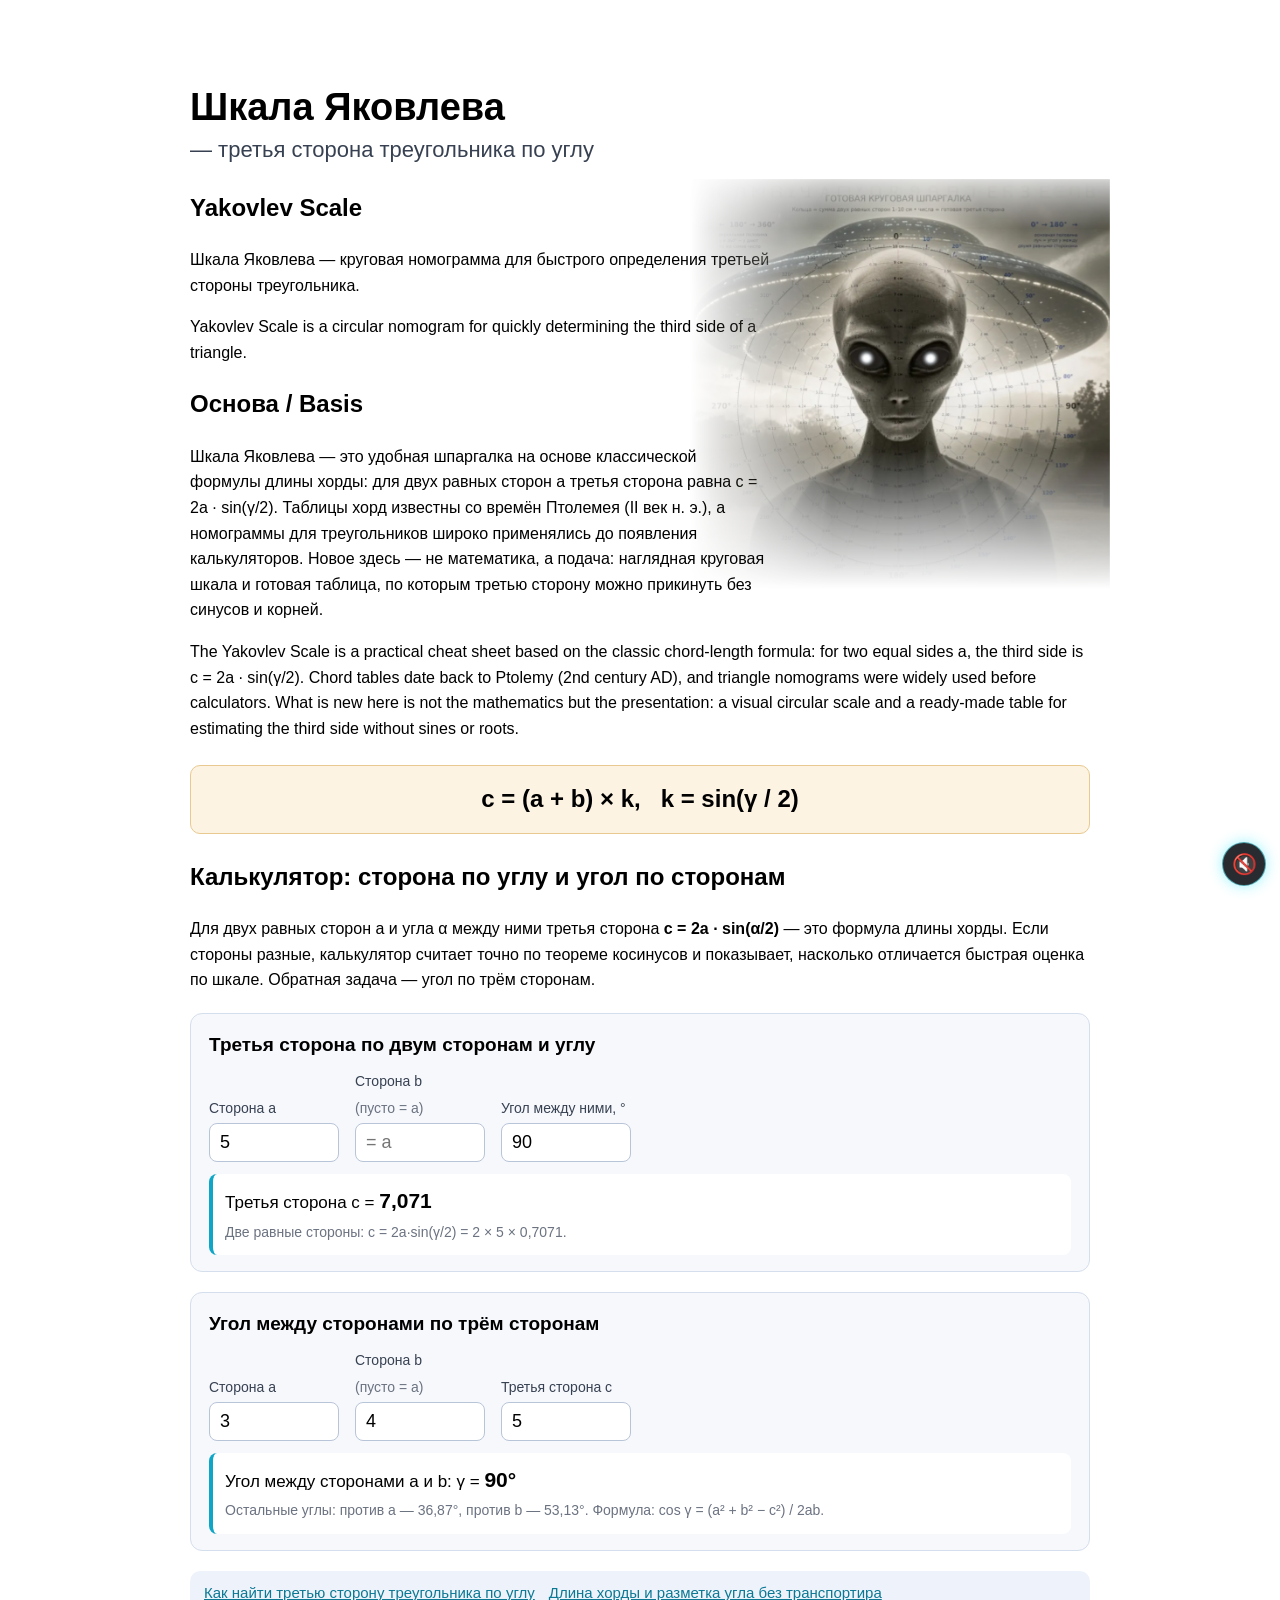
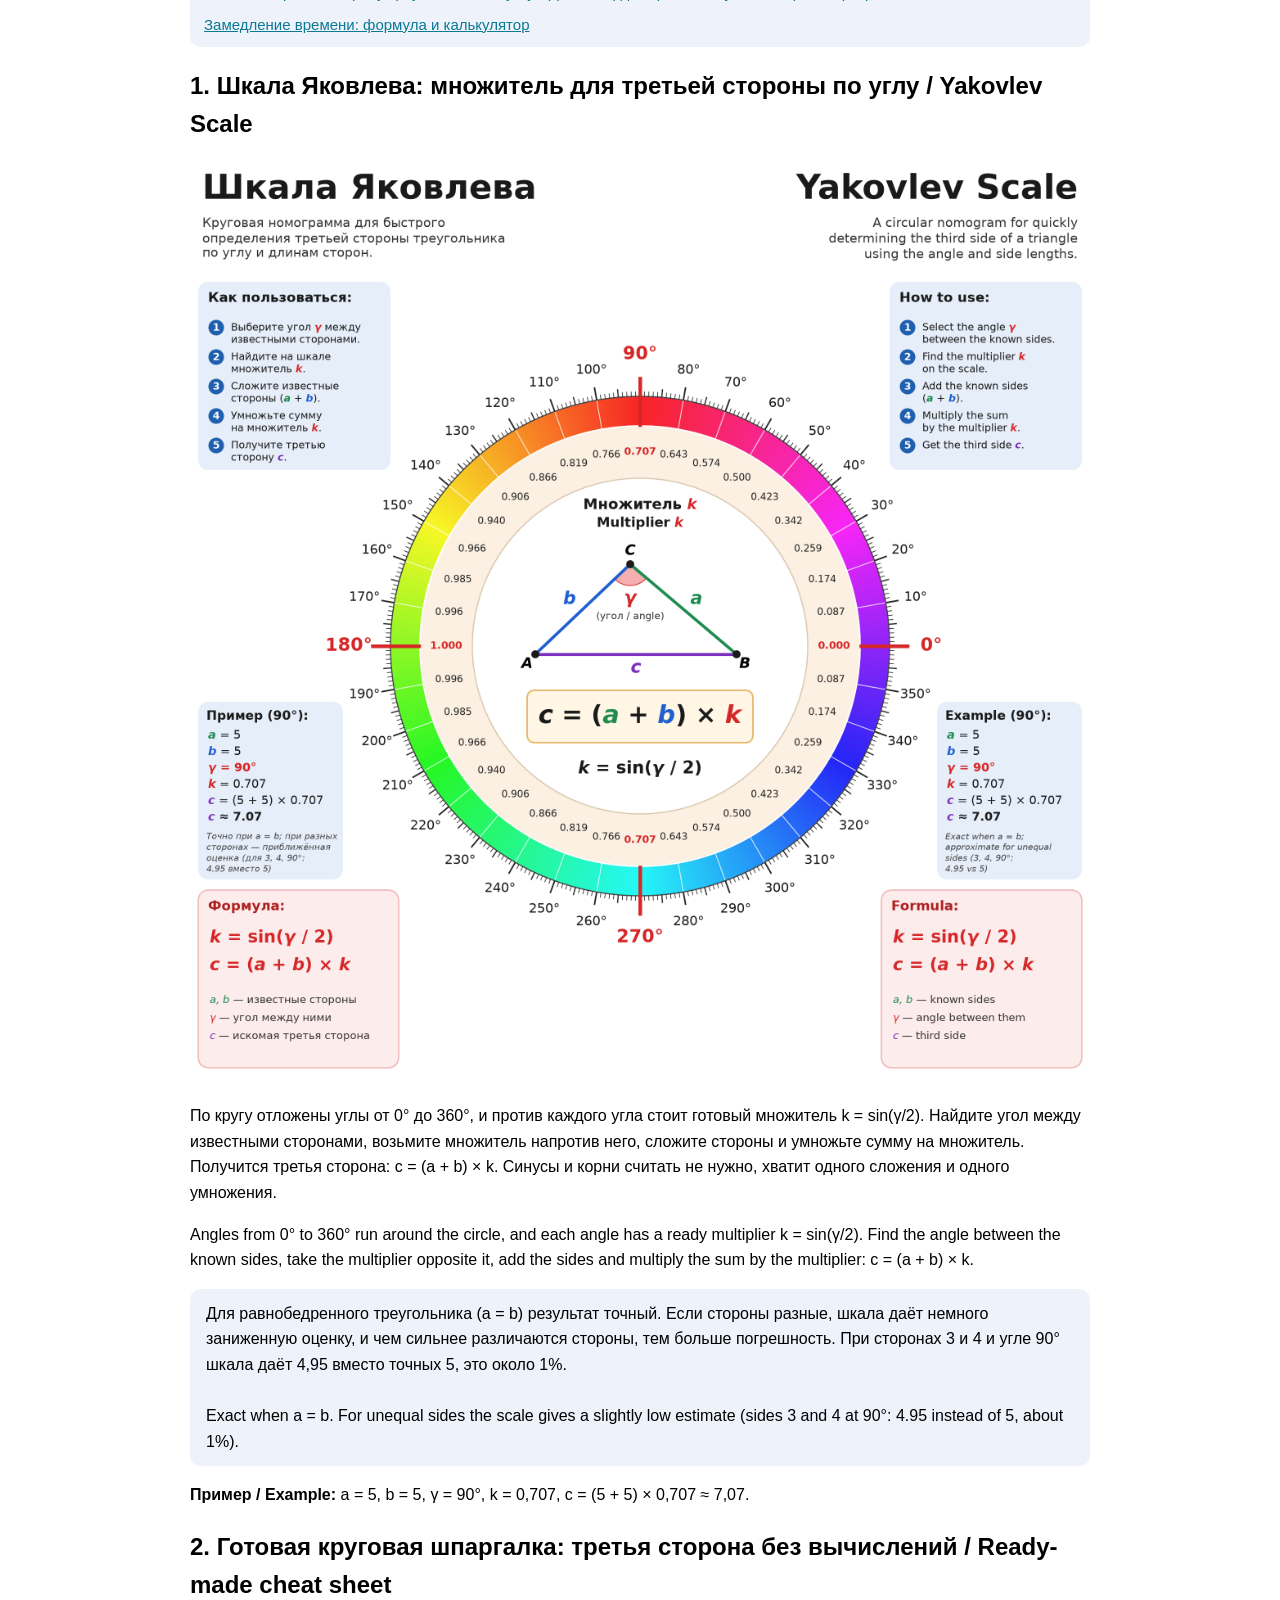
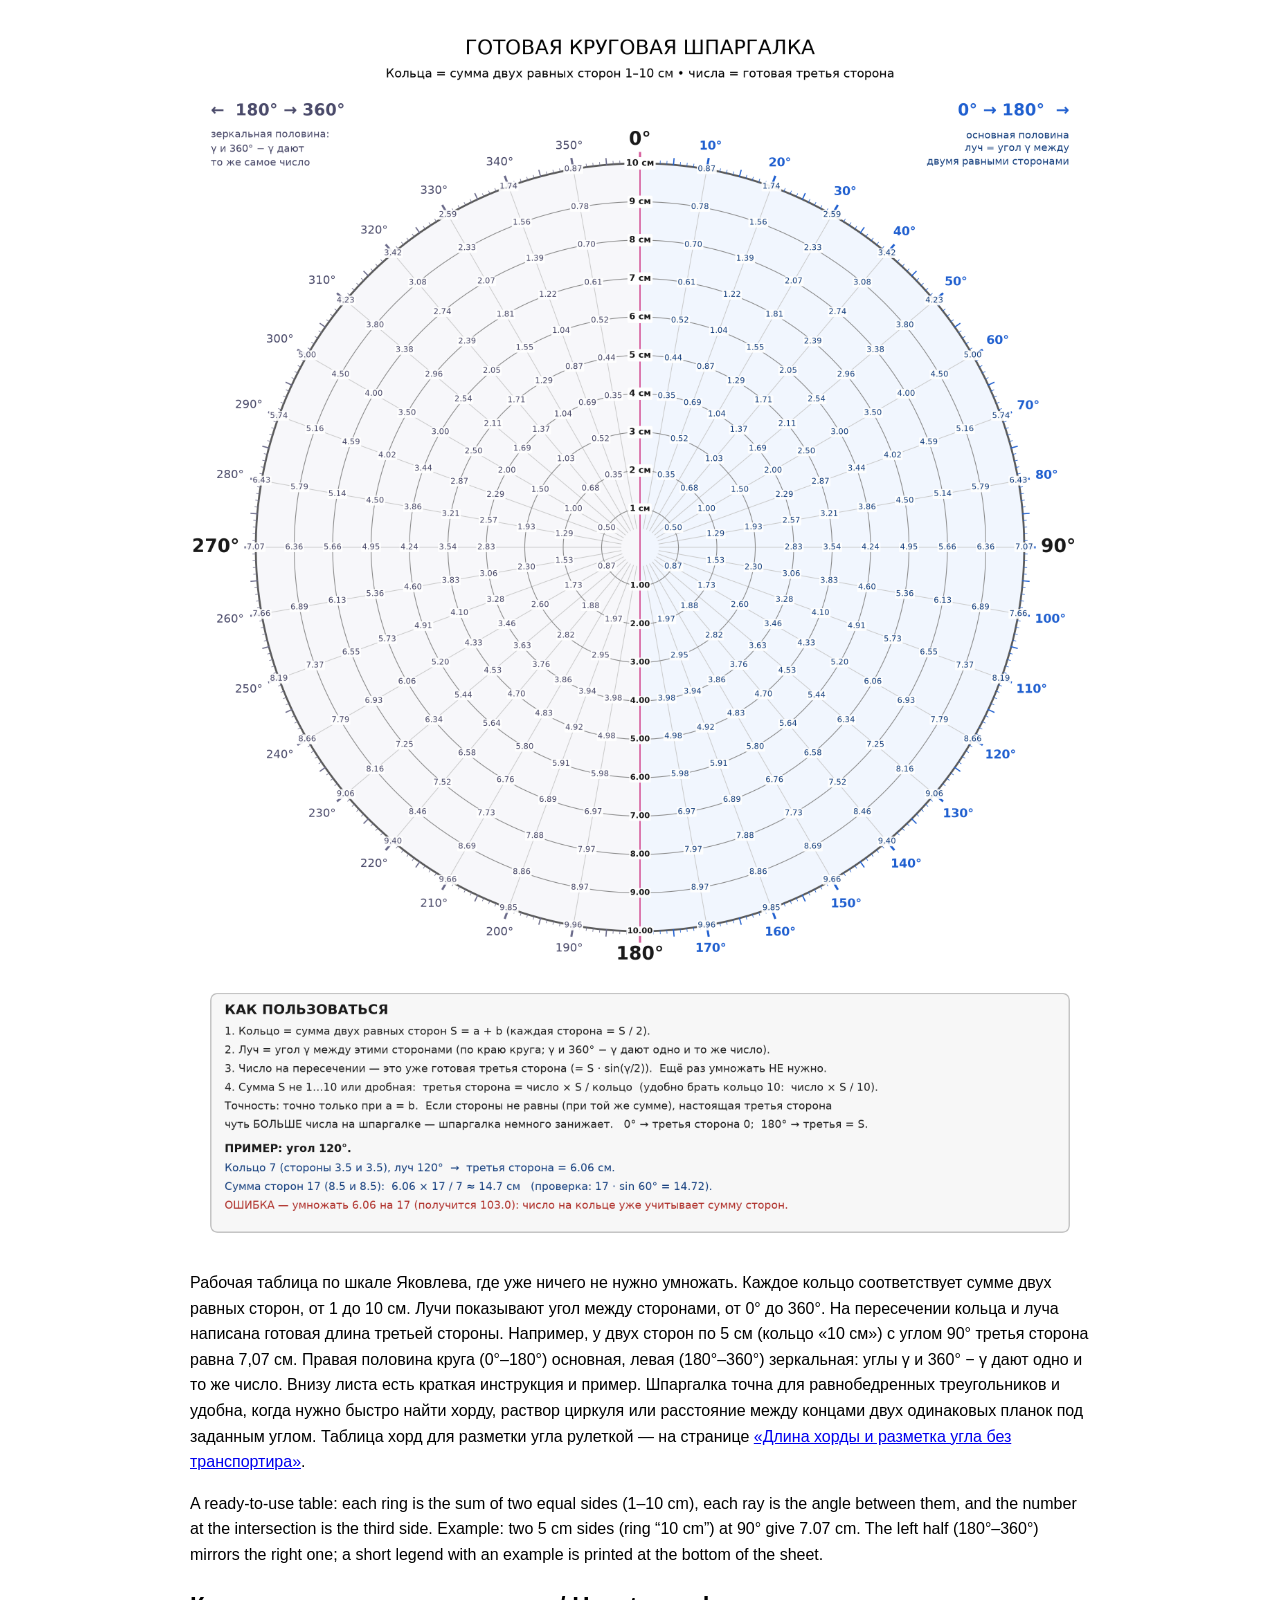
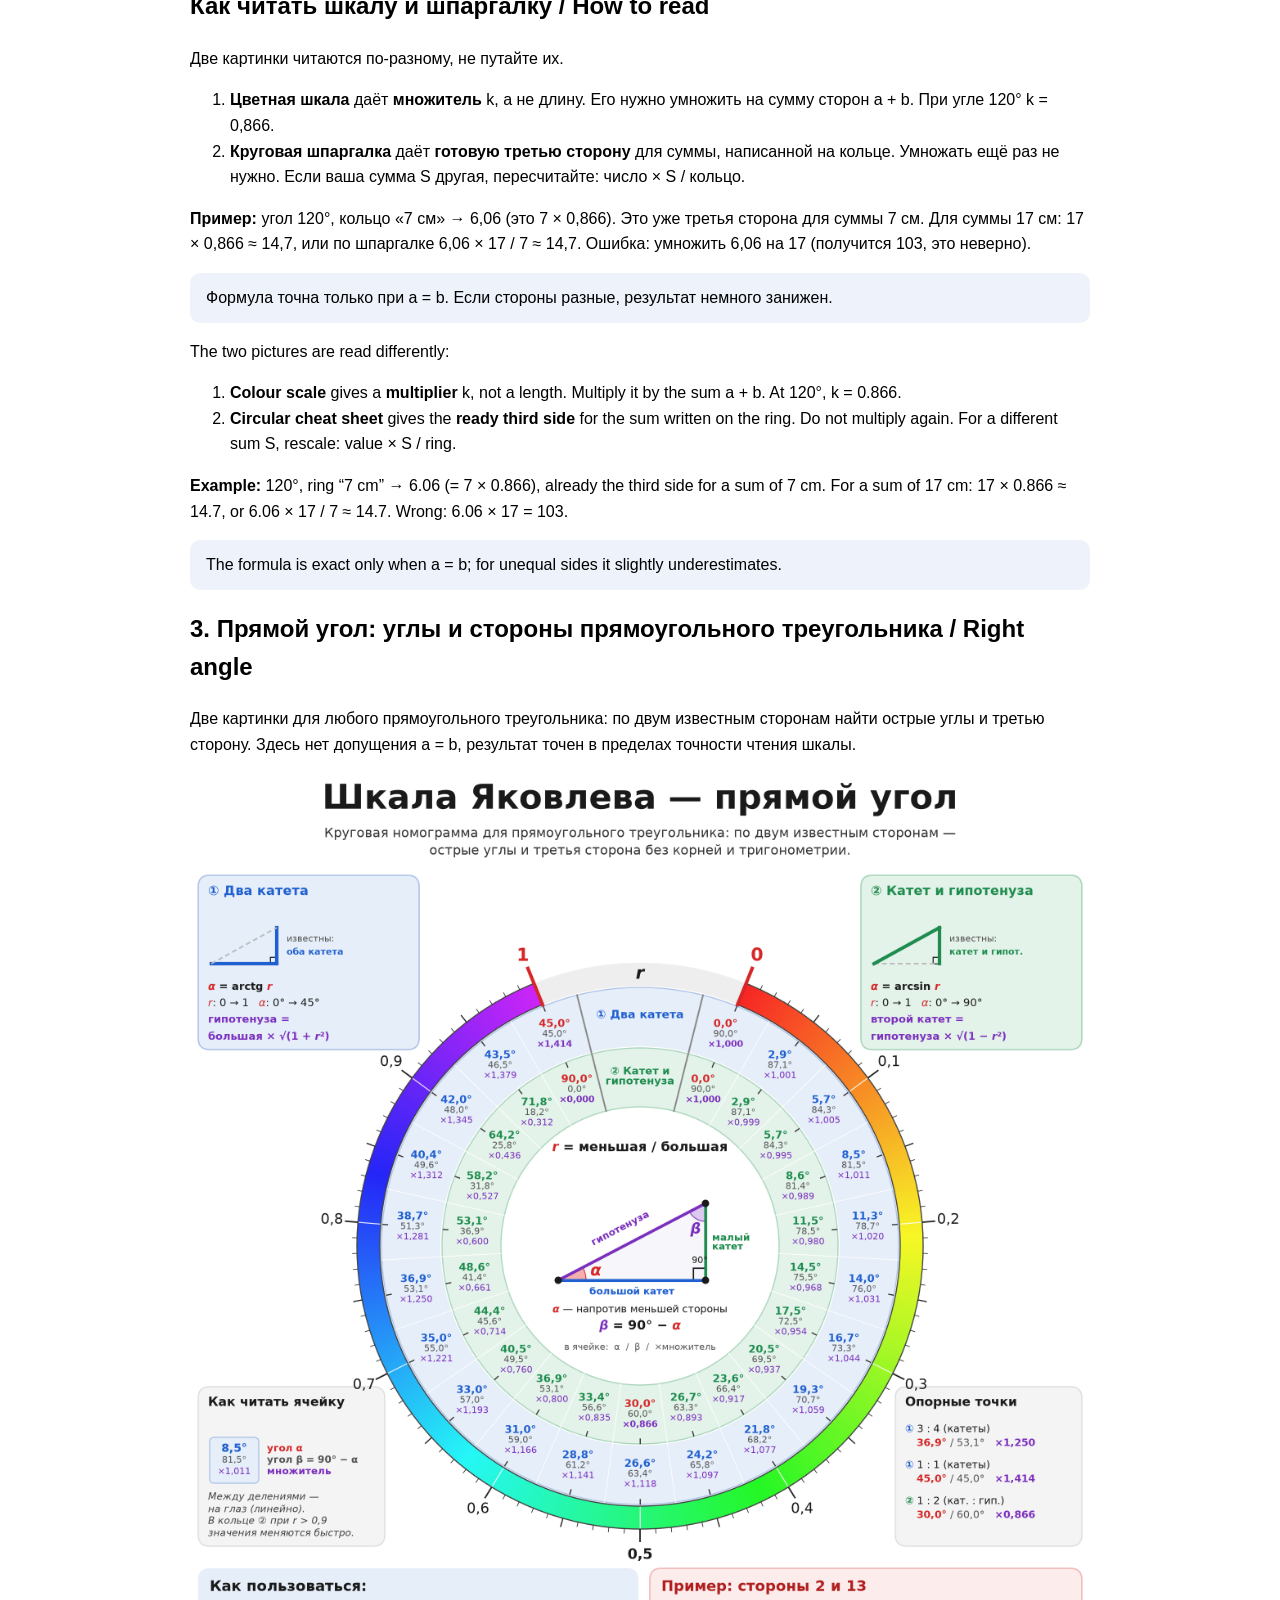
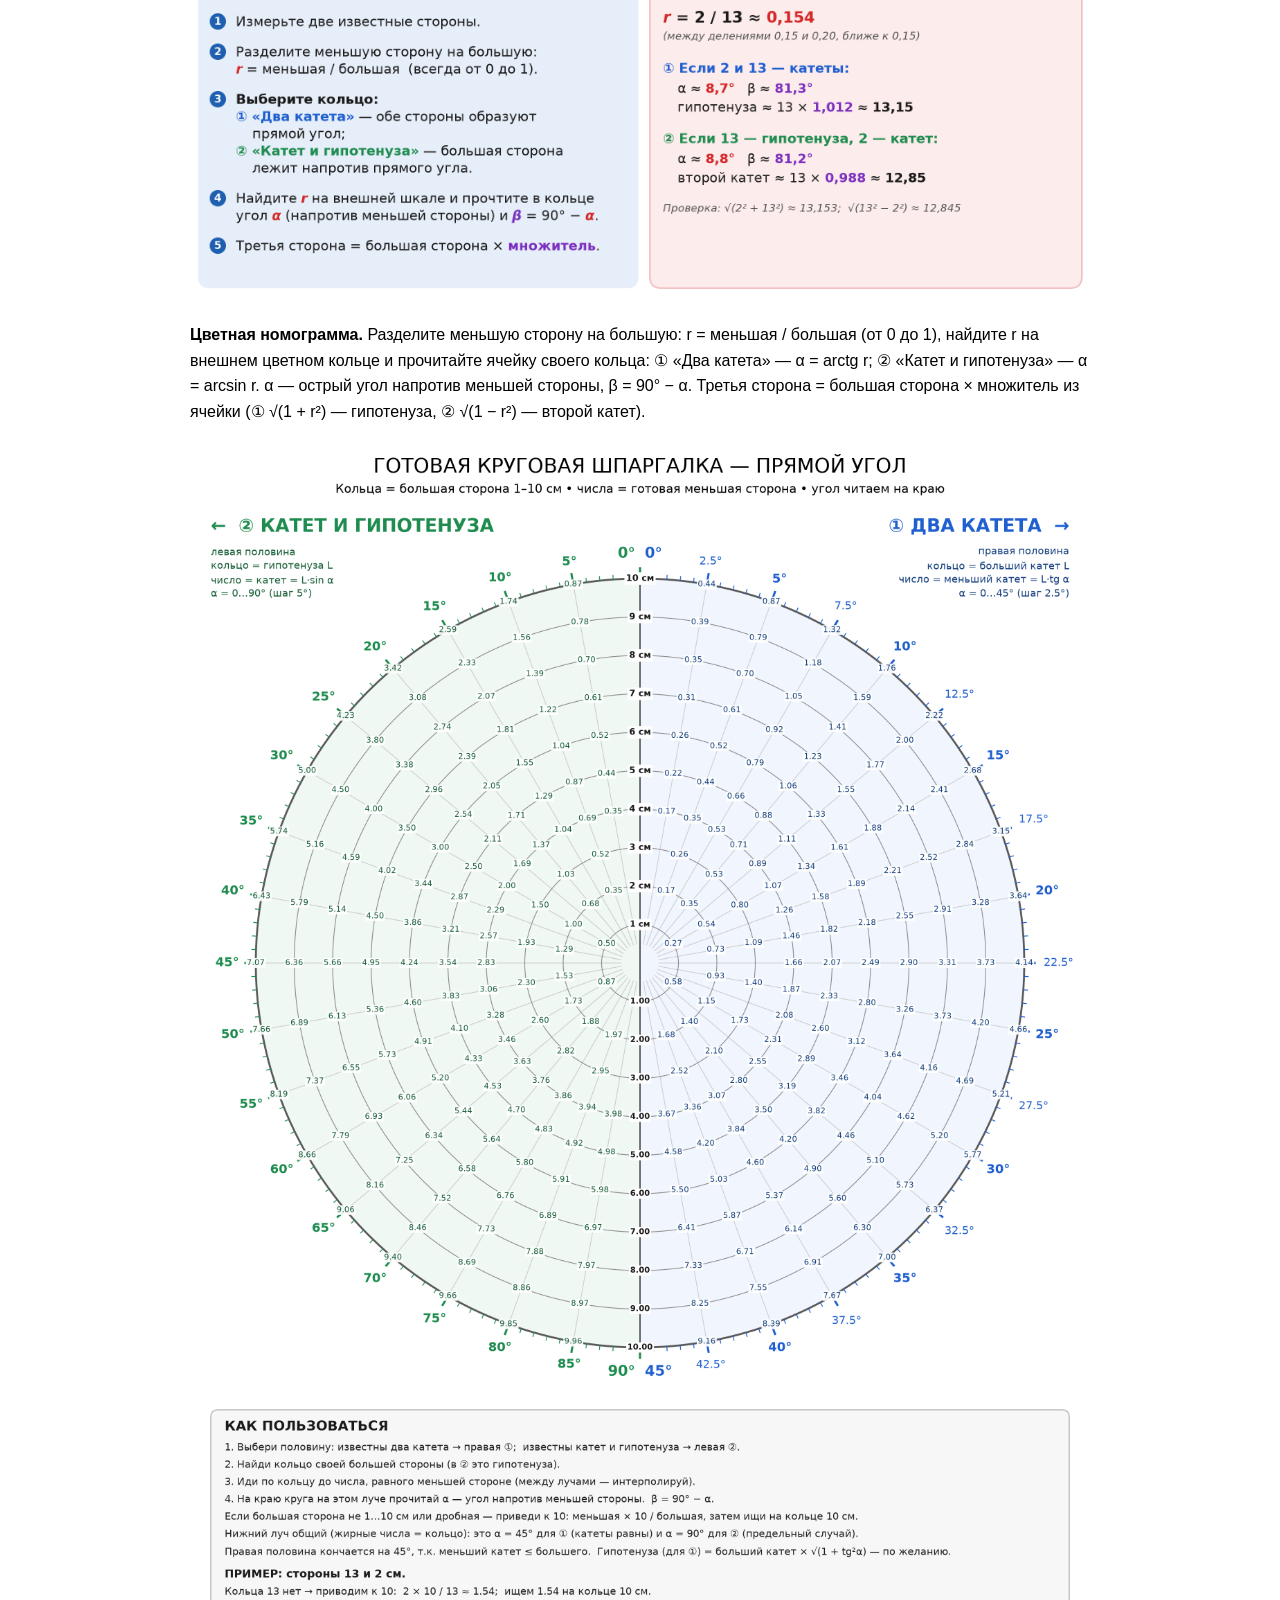
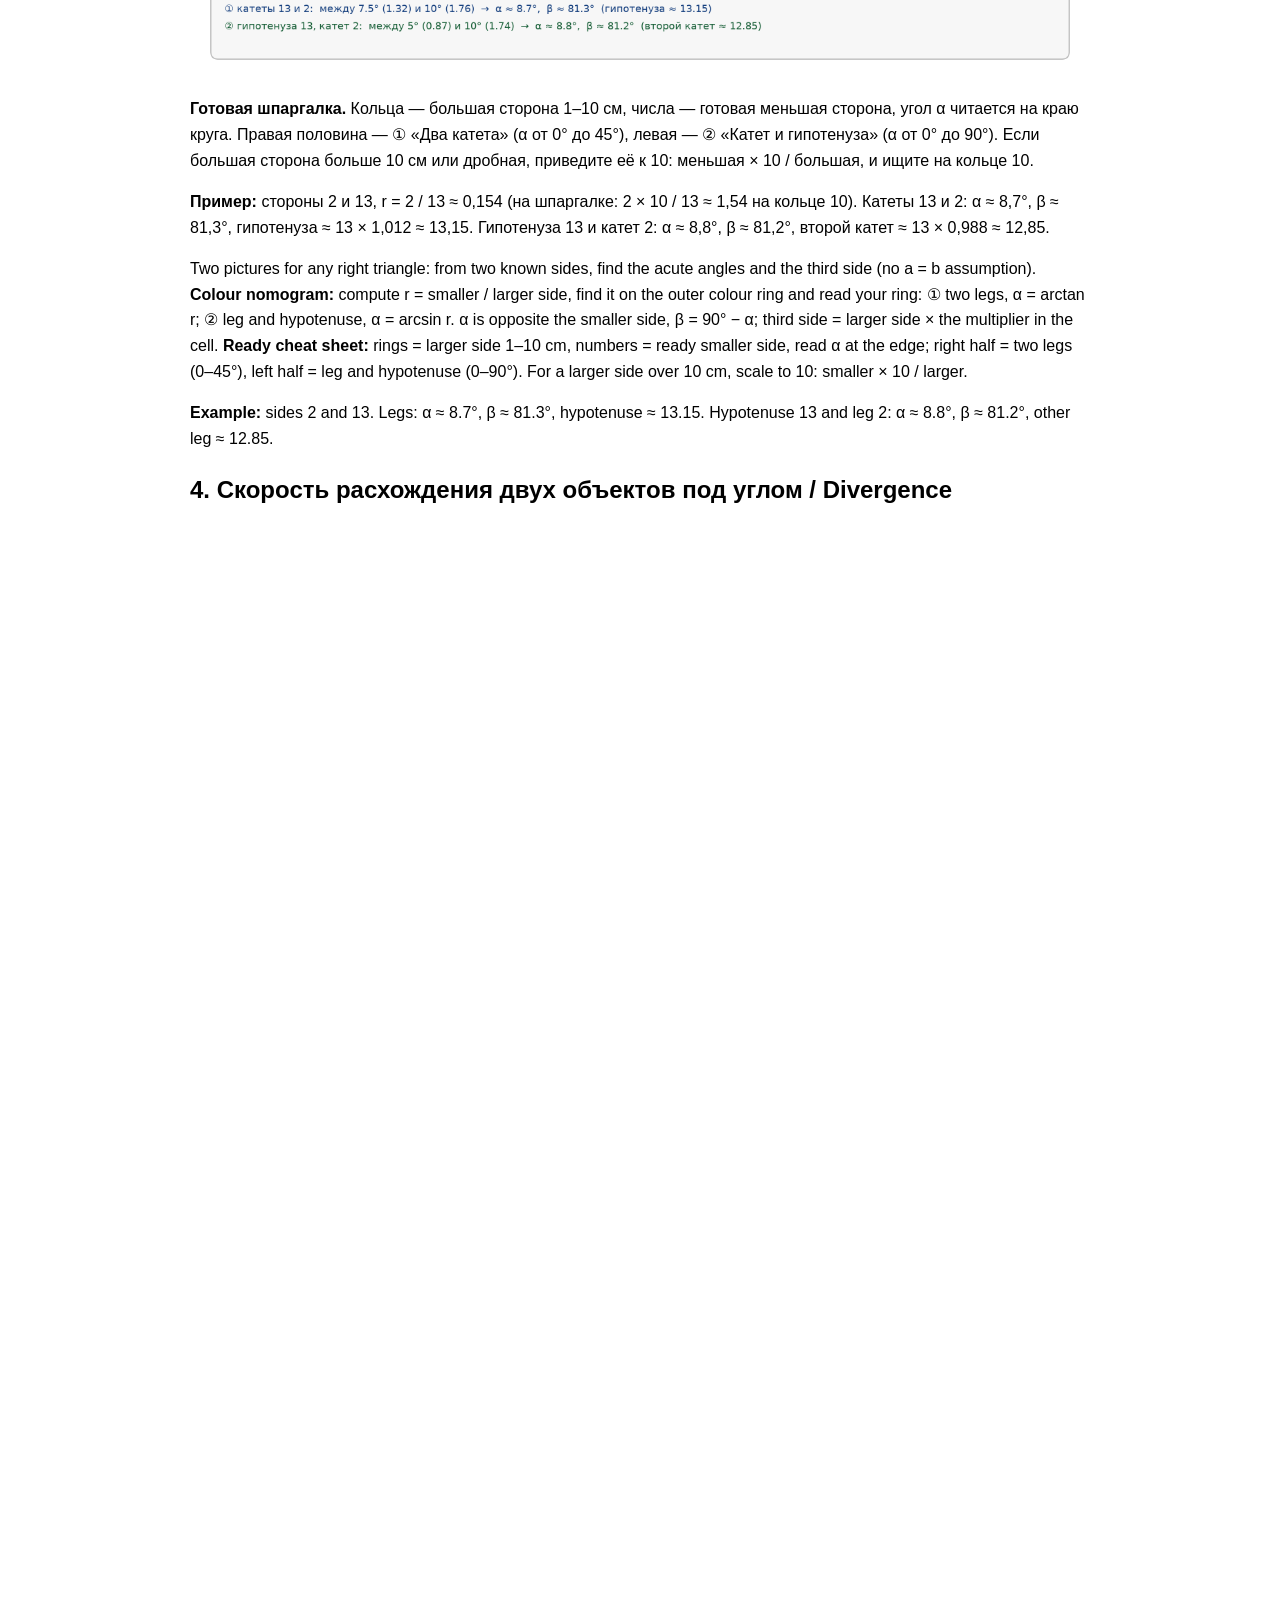
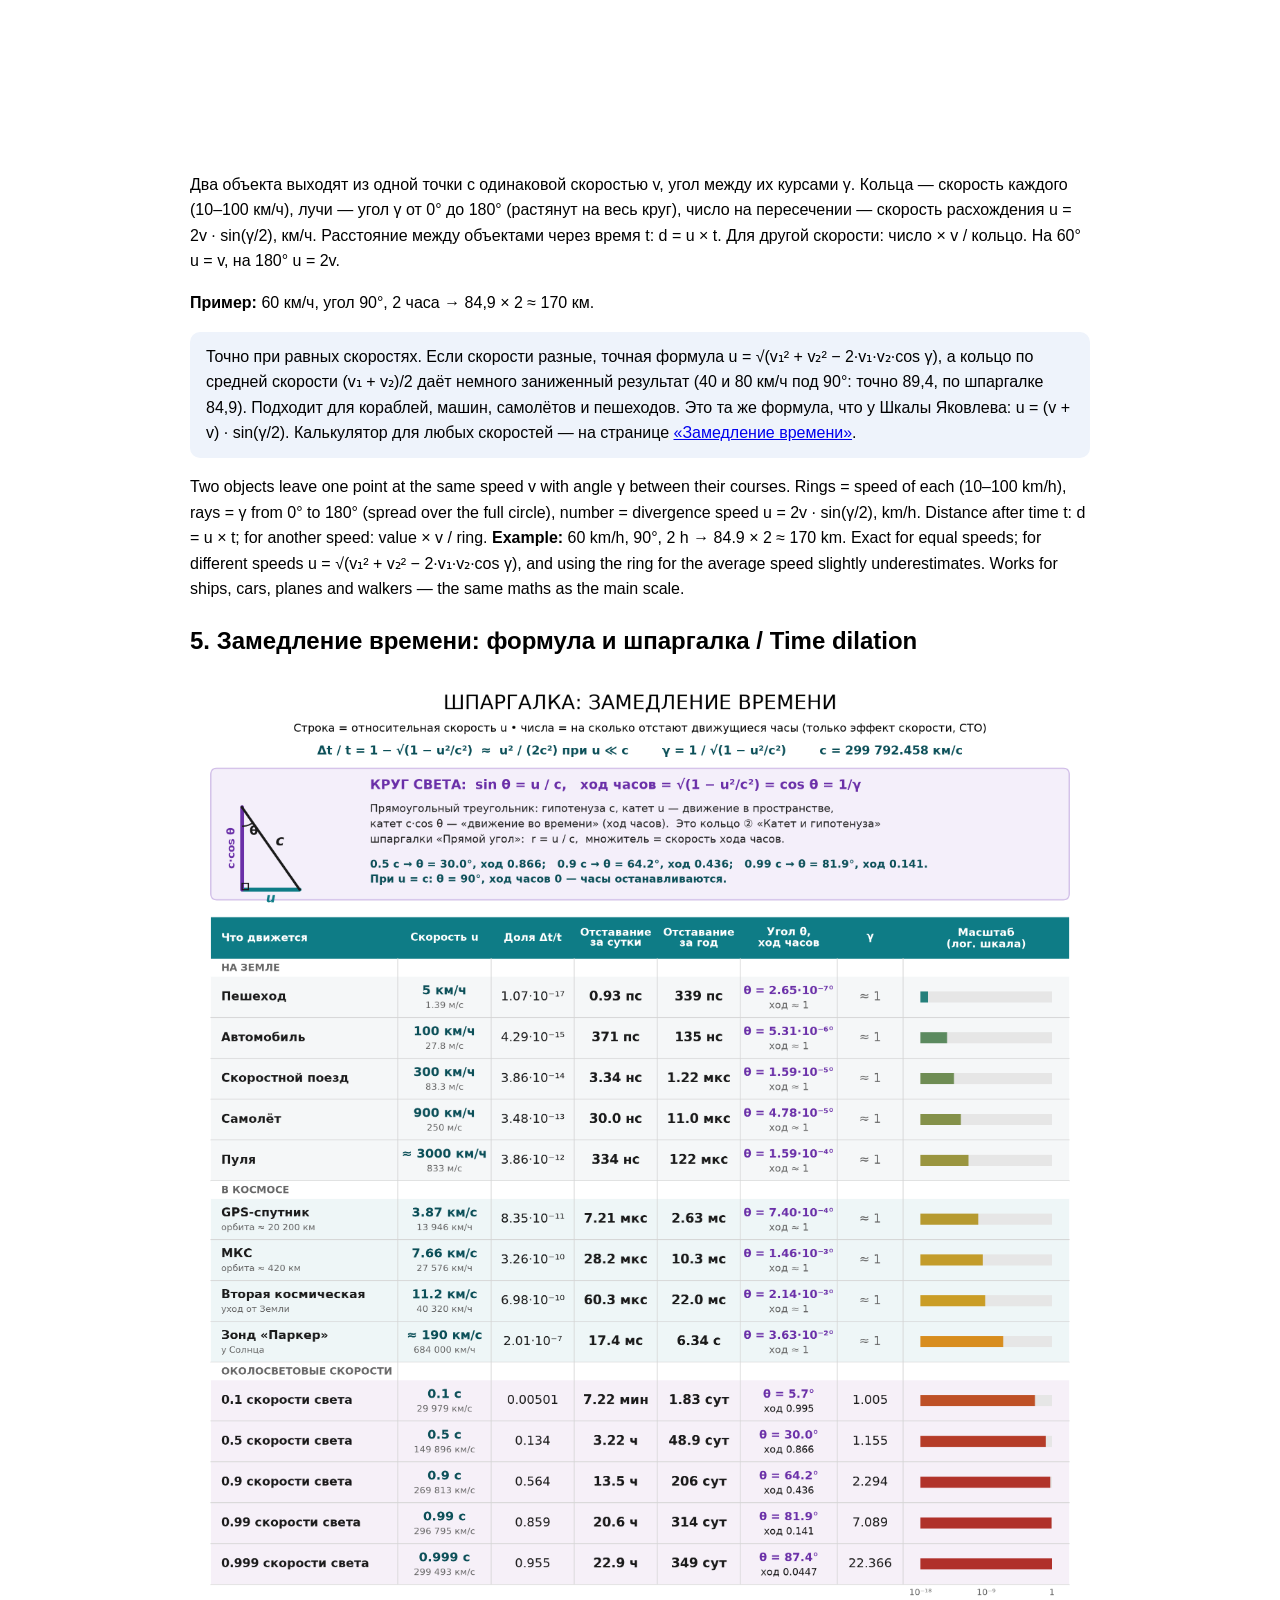
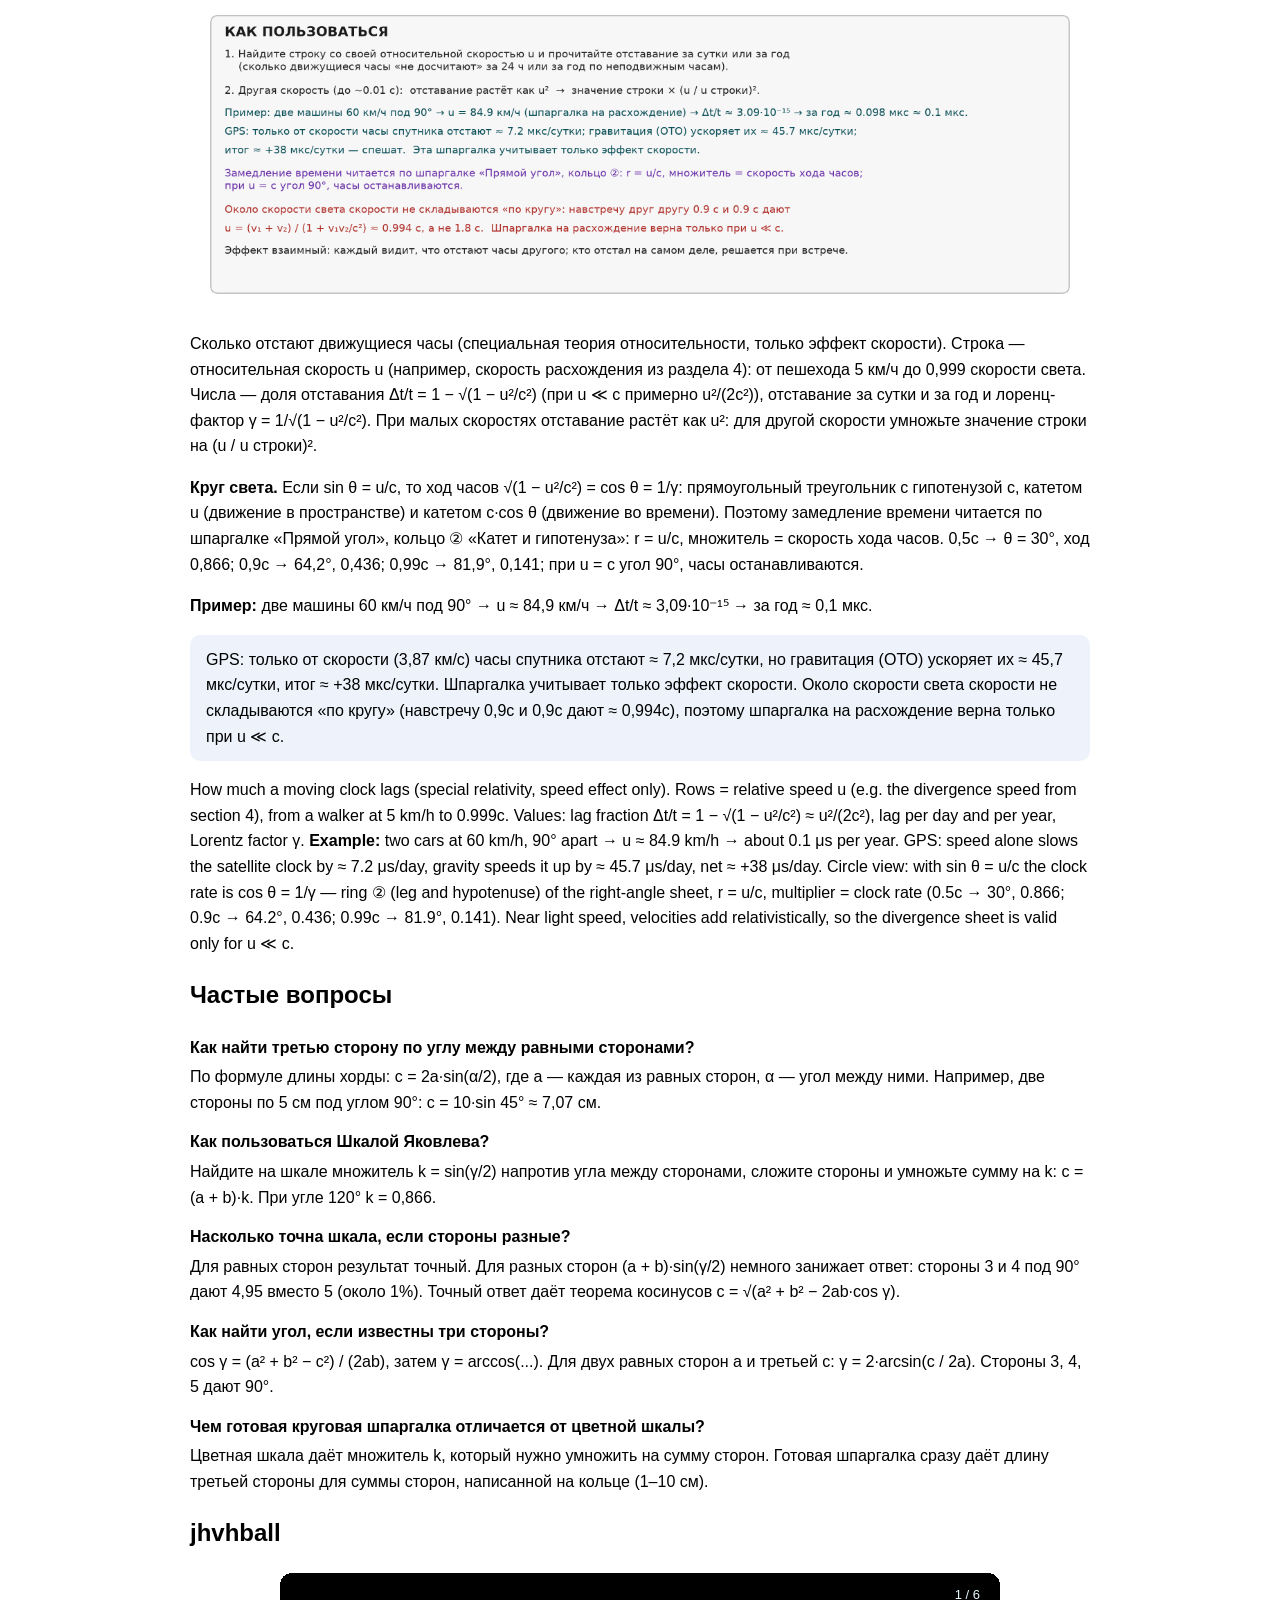
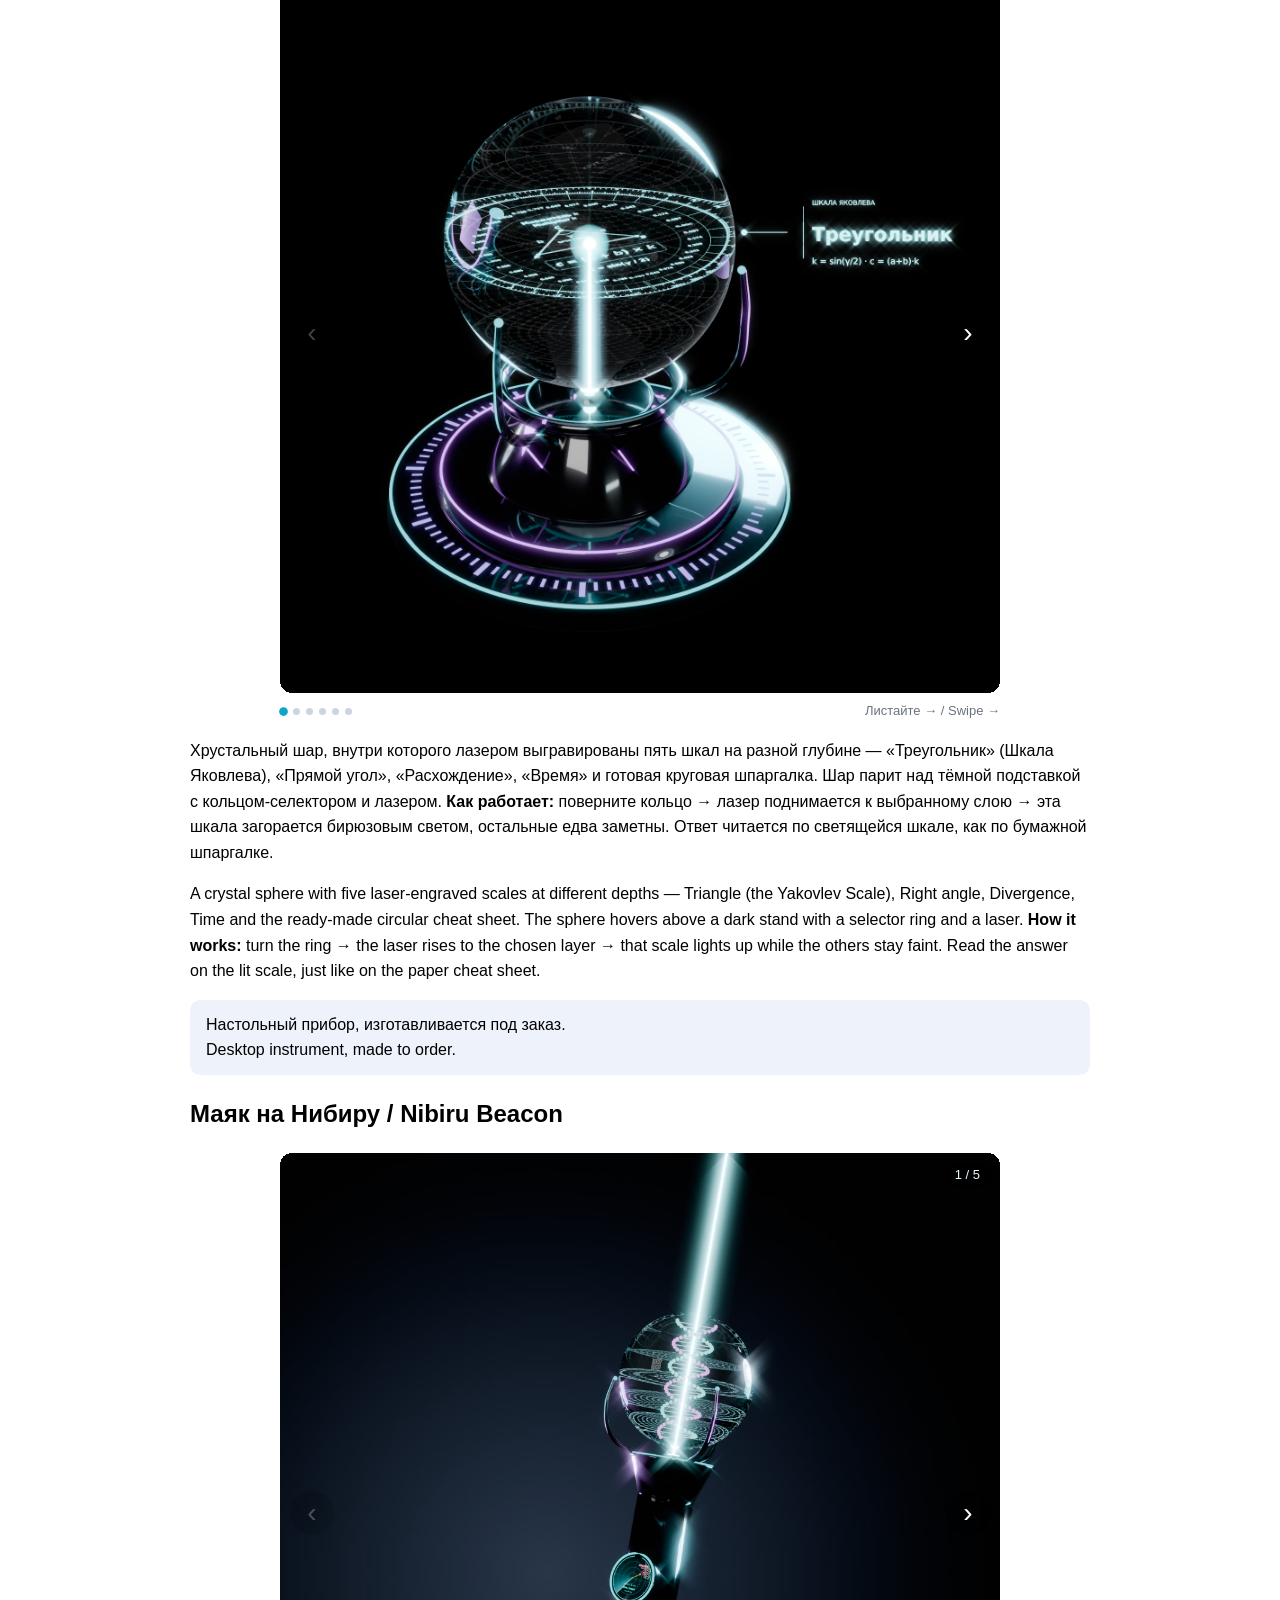
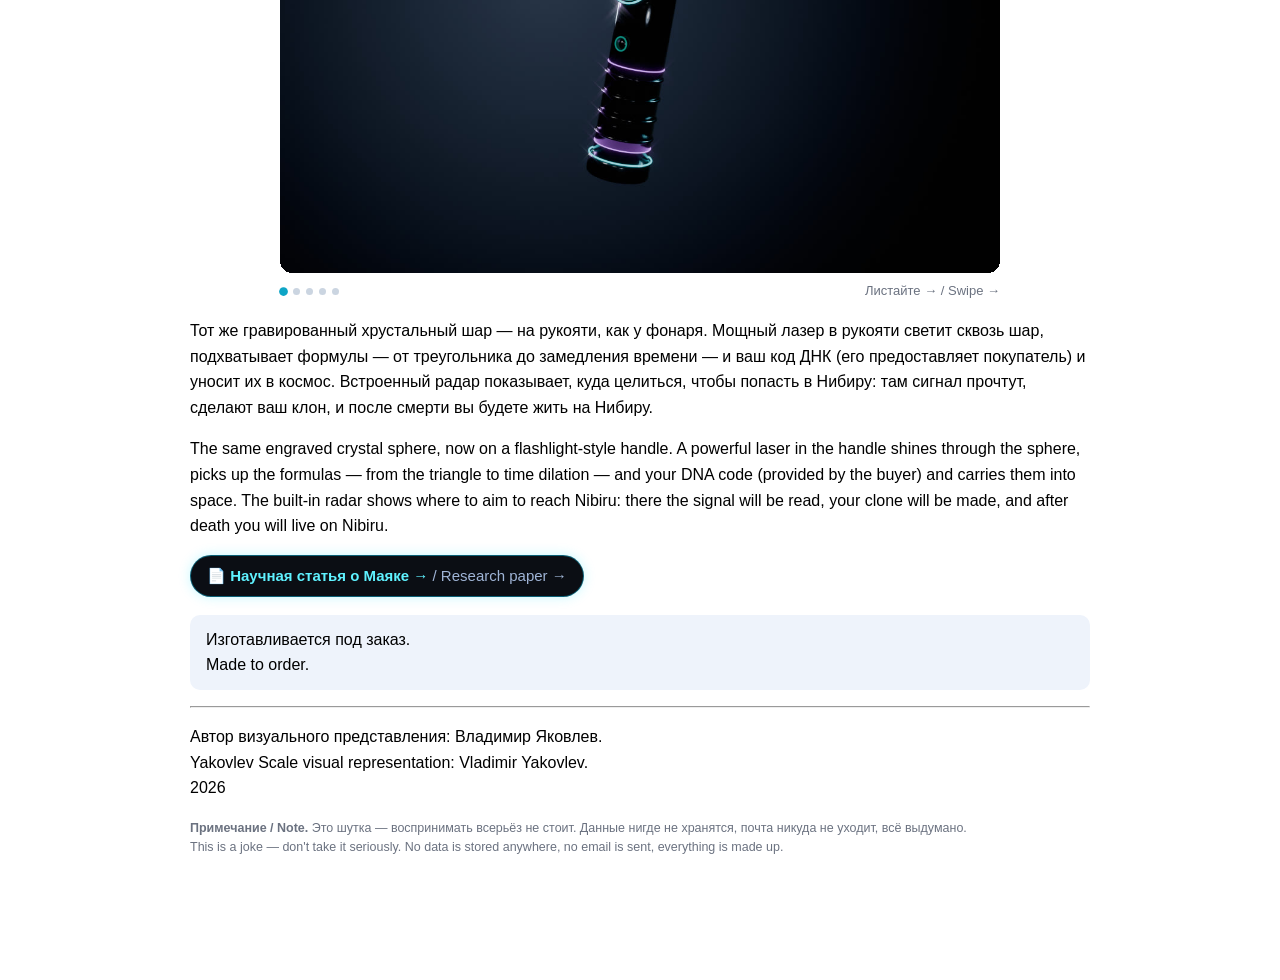
<file: index.html>
<!DOCTYPE html>
<html lang="ru">
<head>
<meta name="google-site-verification" content="ZLu22g3WHI5Fu_iCq4vz3DNuBNExwo_bDJYwmKv29aI" />
  <meta charset="UTF-8">
  <meta name="viewport" content="width=device-width, initial-scale=1.0">

  <title>Шкала Яковлева — третья сторона треугольника по углу: калькулятор и шпаргалка</title>
  <meta name="description" content="Как найти сторону треугольника по углу: формула c = 2a·sin(α/2), калькулятор (сторона по углу и угол по трём сторонам), круговые шпаргалки, хорды, прямой угол, замедление времени.">

  <meta name="keywords" content="Шкала Яковлева, Yakovlev Scale, сторона треугольника по углу, третья сторона треугольника, основание равнобедренного треугольника, длина хорды, угол по трём сторонам, треугольник, номограмма, шпаргалка, прямоугольный треугольник, хорда, скорость расхождения, замедление времени, triangle, nomogram, cheat sheet, time dilation">
  <link rel="canonical" href="https://shkalayakovleva.github.io/">
  <meta name="robots" content="index, follow, max-image-preview:large">
  <meta name="author" content="Владимир Яковлев">
  <meta name="theme-color" content="#03050b">

  <link rel="icon" href="/favicon.ico" sizes="any">
  <link rel="icon" type="image/png" sizes="32x32" href="/favicon-32.png">
  <link rel="apple-touch-icon" href="/apple-touch-icon.png">

  <meta property="og:type" content="website">
  <meta property="og:site_name" content="Шкала Яковлева — Yakovlev Scale">
  <meta property="og:title" content="Шкала Яковлева — третья сторона треугольника по углу: шпаргалка и калькулятор">
  <meta property="og:description" content="Круговая шпаргалка: угол → третья сторона треугольника. Прямой угол, расхождение, замедление времени и приборы для Нибиру. RU / EN.">
  <meta property="og:url" content="https://shkalayakovleva.github.io/">
  <meta property="og:image" content="https://shkalayakovleva.github.io/images/og-card.jpg">
  <meta property="og:image:secure_url" content="https://shkalayakovleva.github.io/images/og-card.jpg">
  <meta property="og:image:type" content="image/jpeg">
  <meta property="og:image:width" content="1200">
  <meta property="og:image:height" content="630">
  <meta property="og:image:alt" content="Шкала Яковлева: хрустальный шар с гравированной шкалой и надпись «Угол → сторона треугольника без калькулятора»">
  <meta property="og:locale" content="ru_RU">
  <meta property="og:locale:alternate" content="en_US">

  <meta name="twitter:card" content="summary_large_image">
  <meta name="twitter:title" content="Шкала Яковлева — третья сторона треугольника по углу: шпаргалка и калькулятор">
  <meta name="twitter:description" content="Круговая шпаргалка: угол → третья сторона треугольника. Yakovlev Scale: a circular cheat sheet for triangles.">
  <meta name="twitter:image" content="https://shkalayakovleva.github.io/images/og-card.jpg">
  <meta name="twitter:image:alt" content="Шкала Яковлева — Yakovlev Scale">

  <script type="application/ld+json">
{
 "@context": "https://schema.org",
 "@graph": [
  {
   "@type": "WebSite",
   "@id": "https://shkalayakovleva.github.io/#website",
   "url": "https://shkalayakovleva.github.io/",
   "name": "Шкала Яковлева",
   "alternateName": "Yakovlev Scale",
   "inLanguage": [
    "ru",
    "en"
   ],
   "description": "Как найти сторону треугольника по углу: формула c = 2a·sin(α/2), калькулятор (сторона по углу и угол по трём сторонам), круговые шпаргалки, хорды, прямой угол, замедление времени.",
   "author": {
    "@id": "https://shkalayakovleva.github.io/#author"
   }
  },
  {
   "@type": "Person",
   "@id": "https://shkalayakovleva.github.io/#author",
   "name": "Владимир Яковлев",
   "alternateName": "Vladimir Yakovlev"
  },
  {
   "@type": "LearningResource",
   "@id": "https://shkalayakovleva.github.io/#scale",
   "name": "Шкала Яковлева — круговая номограмма для треугольника",
   "alternateName": "Yakovlev Scale — circular nomogram for triangles",
   "url": "https://shkalayakovleva.github.io/",
   "inLanguage": [
    "ru",
    "en"
   ],
   "learningResourceType": "cheat sheet",
   "educationalLevel": "school",
   "about": [
    "треугольник",
    "теорема косинусов",
    "хорда",
    "прямоугольный треугольник",
    "замедление времени"
   ],
   "image": "https://shkalayakovleva.github.io/images/og-card.jpg",
   "author": {
    "@id": "https://shkalayakovleva.github.io/#author"
   },
   "isPartOf": {
    "@id": "https://shkalayakovleva.github.io/#website"
   },
   "datePublished": "2026",
   "hasPart": [
    {
     "@id": "https://shkalayakovleva.github.io/storona-po-uglu/#page"
    },
    {
     "@id": "https://shkalayakovleva.github.io/hordy/#page"
    },
    {
     "@id": "https://shkalayakovleva.github.io/zamedlenie-vremeni/#page"
    }
   ],
   "dateModified": "2026-10-04"
  },
  {
   "@type": "FAQPage",
   "@id": "https://shkalayakovleva.github.io/#faq",
   "mainEntity": [
    {
     "@type": "Question",
     "name": "Как найти третью сторону по углу между равными сторонами?",
     "acceptedAnswer": {
      "@type": "Answer",
      "text": "По формуле длины хорды: c = 2a·sin(α/2), где a — каждая из равных сторон, α — угол между ними. Например, две стороны по 5 см под углом 90°: c = 10·sin 45° ≈ 7,07 см."
     }
    },
    {
     "@type": "Question",
     "name": "Как пользоваться Шкалой Яковлева?",
     "acceptedAnswer": {
      "@type": "Answer",
      "text": "Найдите на шкале множитель k = sin(γ/2) напротив угла между сторонами, сложите стороны и умножьте сумму на k: c = (a + b)·k. При угле 120° k = 0,866."
     }
    },
    {
     "@type": "Question",
     "name": "Насколько точна шкала, если стороны разные?",
     "acceptedAnswer": {
      "@type": "Answer",
      "text": "Для равных сторон результат точный. Для разных сторон (a + b)·sin(γ/2) немного занижает ответ: стороны 3 и 4 под 90° дают 4,95 вместо 5 (около 1%). Точный ответ даёт теорема косинусов c = √(a² + b² − 2ab·cos γ)."
     }
    },
    {
     "@type": "Question",
     "name": "Как найти угол, если известны три стороны?",
     "acceptedAnswer": {
      "@type": "Answer",
      "text": "cos γ = (a² + b² − c²) / (2ab), затем γ = arccos(...). Для двух равных сторон a и третьей c: γ = 2·arcsin(c / 2a). Стороны 3, 4, 5 дают 90°."
     }
    },
    {
     "@type": "Question",
     "name": "Чем готовая круговая шпаргалка отличается от цветной шкалы?",
     "acceptedAnswer": {
      "@type": "Answer",
      "text": "Цветная шкала даёт множитель k, который нужно умножить на сумму сторон. Готовая шпаргалка сразу даёт длину третьей стороны для суммы сторон, написанной на кольце (1–10 см)."
     }
    }
   ]
  }
 ]
}
  </script>

  <style>
    body {
      font-family: Arial, sans-serif;
      max-width: 900px;
      margin: 40px auto;
      padding: 20px;
      line-height: 1.6;
    }
    h1 { font-size: 38px; line-height: 1.2; }
    h1 .h1-sub { display: block; margin-top: 6px; font-size: 22px; font-weight: normal; color: #374151; }
    img {
      width: 100%;
      height: auto;
    }
    .formula {
      font-size: 24px;
      font-weight: bold;
      text-align: center;
      background: #fdf3e3;
      border: 1px solid #e8c98f;
      border-radius: 10px;
      padding: 14px;
      margin: 24px 0;
    }
    .note {
      background: #eef3fb;
      border-radius: 10px;
      padding: 12px 16px;
    }
    .cr-carousel {
      position: relative;
      max-width: 80vh;
      margin: 16px auto 8px;
    }
    .cr-track {
      display: flex;
      overflow-x: auto;
      scroll-snap-type: x mandatory;
      overscroll-behavior-x: contain;
      -webkit-overflow-scrolling: touch;
      scrollbar-width: none;
      border-radius: 12px;
      background: #000;
    }
    .cr-track::-webkit-scrollbar { display: none; }
    .cr-slide {
      flex: 0 0 100%;
      scroll-snap-align: start;
      scroll-snap-stop: always;
      display: block;
      position: relative;
      aspect-ratio: 1 / 1;
      cursor: zoom-in;
      background: #0b0e14;
    }
    .cr-slide img, .cr-slide video {
      display: block;
      width: 100%;
      height: 100%;
      object-fit: cover;
    }
    .cr-count {
      position: absolute;
      top: 10px; right: 10px;
      padding: 2px 10px;
      border-radius: 999px;
      background: rgba(0,0,0,.55);
      color: #e6f7ff;
      font-size: 13px;
      pointer-events: none;
    }
    .cr-arrow {
      position: absolute;
      top: 50%;
      transform: translateY(-50%);
      width: 44px; height: 44px;
      border: 0;
      border-radius: 50%;
      background: rgba(0,0,0,.5);
      color: #fff;
      font-size: 28px;
      line-height: 1;
      cursor: pointer;
      display: none;
    }
    .cr-arrow[disabled] { opacity: .25; cursor: default; }
    .cr-carousel .cr-prev { left: 10px; }
    .cr-carousel .cr-next { right: 10px; }
    @media (hover: hover) and (pointer: fine) {
      .cr-carousel .cr-arrow { display: block; }
    }
    .cr-meta {
      display: flex;
      align-items: center;
      justify-content: space-between;
      max-width: 80vh;
      margin: 0 auto 16px;
      font-size: 13px;
      color: #6b7280;
    }
    .cr-dots { display: flex; gap: 6px; }
    .cr-dots span {
      width: 7px; height: 7px;
      border-radius: 50%;
      background: #cbd5e1;
      transition: background .2s, transform .2s;
    }
    .cr-dots span.on { background: #0ea5c6; transform: scale(1.25); }
    .cr-viewer {
      position: fixed;
      inset: 0;
      z-index: 1000;
      display: none;
      background: rgba(4, 8, 14, .96);
      overscroll-behavior: contain;
    }
    .cr-viewer.open { display: block; }
    .cr-viewer .cr-track {
      height: 100%;
      border-radius: 0;
      background: transparent;
    }
    .cr-viewer .cr-slide {
      aspect-ratio: auto;
      height: 100%;
      display: flex;
      align-items: center;
      justify-content: center;
      padding: 56px 8px;
      box-sizing: border-box;
      background: transparent;
      cursor: default;
    }
    .cr-viewer .cr-slide img {
      width: auto;
      height: auto;
      max-width: 100%;
      max-height: 100%;
      object-fit: contain;
      border-radius: 10px;
    }
    .cr-viewer .cr-slide video {
      width: min(100%, calc(100vh - 112px));
      width: min(100%, calc(100dvh - 112px));
      height: auto;
      aspect-ratio: 1 / 1;
      object-fit: contain;
      border-radius: 10px;
      background: #000;
    }
    .cr-viewer .cr-count { top: 16px; left: 14px; right: auto; }
    .cr-viewer .cr-arrow { display: block; background: rgba(255,255,255,.14); }
    .cr-viewer .cr-prev { left: 8px; }
    .cr-viewer .cr-next { right: 8px; }
    .cr-close {
      position: absolute;
      top: 8px; right: 8px;
      width: 44px; height: 44px;
      border: 0;
      border-radius: 50%;
      background: rgba(255,255,255,.14);
      color: #fff;
      font-size: 28px;
      line-height: 1;
      cursor: pointer;
    }
    [hidden] { display: none !important; }
    .paper-link { margin: 4px 0 18px; }
    .paper-link a {
      display: inline-block;
      padding: 8px 16px;
      border-radius: 999px;
      border: 1px solid rgba(14, 165, 198, .55);
      background: #0b0e14;
      color: #5ff2ff;
      font-weight: bold;
      text-decoration: none;
      font-size: 15px;
      box-shadow: 0 0 12px rgba(34, 230, 255, .25);
    }
    .paper-link a span { color: #9fb4d6; font-weight: normal; }
    .paper-link a:hover, .paper-link a:focus-visible { box-shadow: 0 0 18px rgba(34, 230, 255, .55); }
    .bg-music {
      position: fixed;
      right: 14px;
      bottom: 14px;
      z-index: 900;
      width: 44px; height: 44px;
      padding: 0;
      border-radius: 50%;
      border: 1px solid rgba(95, 242, 255, .6);
      background: rgba(11, 14, 20, .88);
      font-size: 20px;
      line-height: 1;
      box-shadow: 0 0 14px rgba(34, 230, 255, .45);
      cursor: pointer;
    }

    /* Пришелец в шапке: декоративная картинка, глаза следят за прокруткой */
    .alien-deco {
      float: right;
      position: relative;
      display: block;
      width: 420px;
      max-width: 48%;
      aspect-ratio: 960 / 938;
      margin: -10px -20px 10px 10px;
      background: #1b1d22;
      cursor: zoom-in;
      -webkit-tap-highlight-color: transparent;
      shape-outside: polygon(24% 0, 100% 0, 100% 100%, 34% 100%, 20% 55%);
      /* soft fade into the page: left and bottom edges dissolve, right edge bleeds to the screen */
      -webkit-mask-image: linear-gradient(to right, transparent 0, rgba(0,0,0,.35) 14%, #000 34%), linear-gradient(to bottom, rgba(0,0,0,.2) 0, #000 12%, #000 66%, transparent 100%);
      -webkit-mask-composite: source-in;
              mask-image: linear-gradient(to right, transparent 0, rgba(0,0,0,.35) 14%, #000 34%), linear-gradient(to bottom, rgba(0,0,0,.2) 0, #000 12%, #000 66%, transparent 100%);
              mask-composite: intersect;
    }
    .alien-deco img, .alien-deco picture { display: block; width: 100%; height: 100%; }
    .alien-eye {
      position: absolute;
      top: 41.09%;
      width: 8.43%;
      height: 4.89%;
      pointer-events: none;
      -webkit-mask-image: radial-gradient(closest-side, #000 72%, transparent 100%);
              mask-image: radial-gradient(closest-side, #000 72%, transparent 100%);
    }
    .alien-eye.l { left: 38.20%; transform: rotate(18deg); }
    .alien-eye.r { left: 53.23%; transform: rotate(-18deg); }
    .alien-iris {
      position: absolute;
      left: 23.5%; top: 6%;
      width: 53%; height: 88%;
      border-radius: 50%;
      background: radial-gradient(closest-side, #fff 0, #fff 24%, rgba(246,249,252,.9) 40%, rgba(222,230,238,.5) 60%, rgba(200,210,222,.14) 80%, rgba(200,210,222,0) 96%);
      mix-blend-mode: screen;
      will-change: transform;
    }
    @media (max-width: 600px) {
      h1 { margin-bottom: 14px; }
      .alien-deco {
        width: calc(64% + 20px);
        max-width: none;
        margin: -8px -20px 4px 4px;
      }
    }
    /* Дисклеймер «это шутка» / joke disclaimer */
    .joke-foot {
      color:#6b7280;
      font: 12.5px/1.5 Arial, Helvetica, sans-serif;
      margin: 18px 0 0;
      padding-right: 56px; /* keep clear of the music button */
    }
    body { padding-bottom: 84px; }
  </style>
  <link rel="stylesheet" href="/assets/calc.css?v=1">
</head>

<body>

<h1>Шкала Яковлева <span class="h1-sub">— третья сторона треугольника по углу</span></h1>
<a class="alien-deco" id="alien" href="images/alien/alien-full.jpg?v=1" target="_blank" aria-label="Готовая круговая шпаргалка — открыть целиком / Ready-made circular cheat sheet — open full size">
  <picture>
    <source srcset="images/alien/alien-deco.webp?v=1" type="image/webp">
    <img src="images/alien/alien-deco.jpg?v=1" alt="Пришелец на фоне НЛО с готовой круговой шпаргалкой / Alien in front of a UFO with the ready-made circular cheat sheet" width="960" height="938" decoding="async" fetchpriority="high">
  </picture>
  <span class="alien-eye l" aria-hidden="true"><span class="alien-iris"></span></span>
  <span class="alien-eye r" aria-hidden="true"><span class="alien-iris"></span></span>
</a>
<h2>Yakovlev Scale</h2>

<p>
Шкала Яковлева — круговая номограмма для быстрого определения
третьей стороны треугольника.
</p>

<p>
Yakovlev Scale is a circular nomogram for quickly determining
the third side of a triangle.
</p>

<h2>Основа / Basis</h2>

<p>
Шкала Яковлева — это удобная шпаргалка на основе классической формулы
длины хорды: для двух равных сторон a третья сторона равна
c = 2a · sin(γ/2). Таблицы хорд известны со времён Птолемея (II век н. э.),
а номограммы для треугольников широко применялись до появления калькуляторов.
Новое здесь — не математика, а подача: наглядная круговая шкала и готовая
таблица, по которым третью сторону можно прикинуть без синусов и корней.
</p>

<p>
The Yakovlev Scale is a practical cheat sheet based on the classic
chord-length formula: for two equal sides a, the third side is
c = 2a · sin(γ/2). Chord tables date back to Ptolemy (2nd century AD), and
triangle nomograms were widely used before calculators. What is new here is
not the mathematics but the presentation: a visual circular scale and a
ready-made table for estimating the third side without sines or roots.
</p>

<div class="formula">c = (a + b) × k,&nbsp;&nbsp; k = sin(γ / 2)</div>

<h2 id="calculator">Калькулятор: сторона по углу и угол по сторонам</h2>

<p>
Для двух равных сторон a и угла α между ними третья сторона
<b>c = 2a · sin(α/2)</b> — это формула длины хорды. Если стороны разные,
калькулятор считает точно по теореме косинусов и показывает, насколько
отличается быстрая оценка по шкале. Обратная задача — угол по трём сторонам.
</p>

<form class="calc" id="calc-side" autocomplete="off">
  <h3>Третья сторона по двум сторонам и углу</h3>
  <div class="row">
    <label>Сторона a<input name="a" inputmode="decimal" value="5"></label>
    <label>Сторона b <span class="hint">(пусто = a)</span><input name="b" inputmode="decimal" placeholder="= a"></label>
    <label>Угол между ними, °<input name="g" inputmode="decimal" value="90"></label>
  </div>
  <div class="out" aria-live="polite"></div>
</form>

<form class="calc" id="calc-angle" autocomplete="off">
  <h3>Угол между сторонами по трём сторонам</h3>
  <div class="row">
    <label>Сторона a<input name="a" inputmode="decimal" value="3"></label>
    <label>Сторона b <span class="hint">(пусто = a)</span><input name="b" inputmode="decimal" value="4"></label>
    <label>Третья сторона c<input name="c" inputmode="decimal" value="5"></label>
  </div>
  <div class="out" aria-live="polite"></div>
</form>

<nav class="site-nav" aria-label="Подробные страницы">
  <a href="/storona-po-uglu/">Как найти третью сторону треугольника по углу</a>
  <a href="/hordy/">Длина хорды и разметка угла без транспортира</a>
  <a href="/zamedlenie-vremeni/">Замедление времени: формула и калькулятор</a>
</nav>

<h2 id="scale">1. Шкала Яковлева: множитель для третьей стороны по углу / Yakovlev Scale</h2>

<img src="images/yakovlev-scale.png" width="2200" height="2240" decoding="async"
     alt="Шкала Яковлева: круговая номограмма — третья сторона треугольника по углу / Yakovlev Scale: circular nomogram for the third side of a triangle">

<p>
По кругу отложены углы от 0° до 360°, и против каждого угла стоит готовый
множитель k = sin(γ/2). Найдите угол между известными сторонами, возьмите
множитель напротив него, сложите стороны и умножьте сумму на множитель.
Получится третья сторона: c = (a + b) × k. Синусы и корни считать не нужно,
хватит одного сложения и одного умножения.
</p>

<p>
Angles from 0° to 360° run around the circle, and each angle has a ready
multiplier k = sin(γ/2). Find the angle between the known sides, take the
multiplier opposite it, add the sides and multiply the sum by the multiplier:
c = (a + b) × k.
</p>

<p class="note">
Для равнобедренного треугольника (a = b) результат точный. Если стороны
разные, шкала даёт немного заниженную оценку, и чем сильнее различаются
стороны, тем больше погрешность. При сторонах 3 и 4 и угле 90° шкала даёт
4,95 вместо точных 5, это около 1%.<br><br>
Exact when a = b. For unequal sides the scale gives a slightly low estimate
(sides 3 and 4 at 90°: 4.95 instead of 5, about 1%).
</p>

<p>
<b>Пример / Example:</b> a = 5, b = 5, γ = 90°, k = 0,707,
c = (5 + 5) × 0,707 ≈ 7,07.
</p>

<h2 id="cheatsheet">2. Готовая круговая шпаргалка: третья сторона без вычислений / Ready-made cheat sheet</h2>

<img src="images/cheatsheet-ready.png" width="2600" height="3530" loading="lazy" decoding="async"
     alt="Готовая круговая шпаргалка: сторона треугольника по углу без вычислений / Ready-made circular cheat sheet: triangle side from the angle">

<p>
Рабочая таблица по шкале Яковлева, где уже ничего не нужно умножать.
Каждое кольцо соответствует сумме двух равных сторон, от 1 до 10 см.
Лучи показывают угол между сторонами, от 0° до 360°. На пересечении кольца
и луча написана готовая длина третьей стороны. Например, у двух сторон
по 5 см (кольцо «10 см») с углом 90° третья сторона равна 7,07 см.
Правая половина круга (0°–180°) основная, левая (180°–360°) зеркальная:
углы γ и 360° − γ дают одно и то же число. Внизу листа есть краткая
инструкция и пример.
Шпаргалка точна для равнобедренных треугольников и удобна, когда нужно
быстро найти хорду, раствор циркуля или расстояние между концами двух
одинаковых планок под заданным углом. Таблица хорд для разметки угла рулеткой —
на странице <a href="/hordy/">«Длина хорды и разметка угла без транспортира»</a>.
</p>

<p>
A ready-to-use table: each ring is the sum of two equal sides (1–10 cm),
each ray is the angle between them, and the number at the intersection is
the third side. Example: two 5 cm sides (ring “10 cm”) at 90° give 7.07 cm.
The left half (180°–360°) mirrors the right one; a short legend with an
example is printed at the bottom of the sheet.
</p>

<h2 id="how-to-read">Как читать шкалу и шпаргалку / How to read</h2>

<p>
Две картинки читаются по-разному, не путайте их.
</p>

<ol>
  <li><b>Цветная шкала</b> даёт <b>множитель</b> k, а не длину. Его нужно
  умножить на сумму сторон a + b. При угле 120° k = 0,866.</li>
  <li><b>Круговая шпаргалка</b> даёт <b>готовую третью сторону</b> для суммы,
  написанной на кольце. Умножать ещё раз не нужно. Если ваша сумма S другая,
  пересчитайте: число × S / кольцо.</li>
</ol>

<p>
<b>Пример:</b> угол 120°, кольцо «7 см» → 6,06 (это 7 × 0,866). Это уже
третья сторона для суммы 7 см. Для суммы 17 см: 17 × 0,866 ≈ 14,7, или по
шпаргалке 6,06 × 17 / 7 ≈ 14,7. Ошибка: умножить 6,06 на 17 (получится 103,
это неверно).
</p>

<p class="note">
Формула точна только при a = b. Если стороны разные, результат немного
занижен.
</p>

<p>
The two pictures are read differently:
</p>

<ol>
  <li><b>Colour scale</b> gives a <b>multiplier</b> k, not a length. Multiply
  it by the sum a + b. At 120°, k = 0.866.</li>
  <li><b>Circular cheat sheet</b> gives the <b>ready third side</b> for the sum
  written on the ring. Do not multiply again. For a different sum S, rescale:
  value × S / ring.</li>
</ol>

<p>
<b>Example:</b> 120°, ring “7 cm” → 6.06 (= 7 × 0.866), already the third
side for a sum of 7 cm. For a sum of 17 cm: 17 × 0.866 ≈ 14.7, or
6.06 × 17 / 7 ≈ 14.7. Wrong: 6.06 × 17 = 103.
</p>

<p class="note">
The formula is exact only when a = b; for unequal sides it slightly
underestimates.
</p>

<h2 id="right-angle">3. Прямой угол: углы и стороны прямоугольного треугольника / Right angle</h2>

<p>
Две картинки для любого прямоугольного треугольника: по двум известным
сторонам найти острые углы и третью сторону. Здесь нет допущения a = b,
результат точен в пределах точности чтения шкалы.
</p>

<img src="images/yakovlev-right-angle.png" width="2200" height="2750" loading="lazy" decoding="async"
     alt="Номограмма «Прямой угол»: острые углы и третья сторона прямоугольного треугольника по двум катетам или катету и гипотенузе / Right-angle nomogram">

<p>
<b>Цветная номограмма.</b> Разделите меньшую сторону на большую:
r = меньшая / большая (от 0 до 1), найдите r на внешнем цветном кольце и
прочитайте ячейку своего кольца: ① «Два катета» — α = arctg r;
② «Катет и гипотенуза» — α = arcsin r. α — острый угол напротив меньшей
стороны, β = 90° − α. Третья сторона = большая сторона × множитель из
ячейки (① √(1 + r²) — гипотенуза, ② √(1 − r²) — второй катет).
</p>

<img src="images/yakovlev-right-angle-ready.png" width="2600" height="3560" loading="lazy" decoding="async"
     alt="Готовая шпаргалка «Прямой угол»: меньшая сторона и угол прямоугольного треугольника при большей стороне 1–10 см / Ready right-angle cheat sheet">

<p>
<b>Готовая шпаргалка.</b> Кольца — большая сторона 1–10 см, числа — готовая
меньшая сторона, угол α читается на краю круга. Правая половина —
① «Два катета» (α от 0° до 45°), левая — ② «Катет и гипотенуза»
(α от 0° до 90°). Если большая сторона больше 10 см или дробная,
приведите её к 10: меньшая × 10 / большая, и ищите на кольце 10.
</p>

<p>
<b>Пример:</b> стороны 2 и 13, r = 2 / 13 ≈ 0,154 (на шпаргалке:
2 × 10 / 13 ≈ 1,54 на кольце 10). Катеты 13 и 2: α ≈ 8,7°, β ≈ 81,3°,
гипотенуза ≈ 13 × 1,012 ≈ 13,15. Гипотенуза 13 и катет 2: α ≈ 8,8°,
β ≈ 81,2°, второй катет ≈ 13 × 0,988 ≈ 12,85.
</p>

<p>
Two pictures for any right triangle: from two known sides, find the acute
angles and the third side (no a = b assumption). <b>Colour nomogram:</b>
compute r = smaller / larger side, find it on the outer colour ring and read
your ring: ① two legs, α = arctan r; ② leg and hypotenuse, α = arcsin r.
α is opposite the smaller side, β = 90° − α; third side = larger side × the
multiplier in the cell. <b>Ready cheat sheet:</b> rings = larger side
1–10 cm, numbers = ready smaller side, read α at the edge; right half = two
legs (0–45°), left half = leg and hypotenuse (0–90°). For a larger side over
10 cm, scale to 10: smaller × 10 / larger.
</p>

<p>
<b>Example:</b> sides 2 and 13. Legs: α ≈ 8.7°, β ≈ 81.3°, hypotenuse
≈ 13.15. Hypotenuse 13 and leg 2: α ≈ 8.8°, β ≈ 81.2°, other leg ≈ 12.85.
</p>

<h2 id="divergence">4. Скорость расхождения двух объектов под углом / Divergence</h2>

<img src="images/cheatsheet-divergence.png" width="2600" height="3520" loading="lazy" decoding="async"
     alt="Шпаргалка «Расхождение»: скорость расхождения двух объектов по скорости 10–100 км/ч и углу между курсами / Divergence cheat sheet">

<p>
Два объекта выходят из одной точки с одинаковой скоростью v, угол между их
курсами γ. Кольца — скорость каждого (10–100 км/ч), лучи — угол γ от 0° до
180° (растянут на весь круг), число на пересечении — скорость расхождения
u = 2v · sin(γ/2), км/ч. Расстояние между объектами через время t:
d = u × t. Для другой скорости: число × v / кольцо. На 60° u = v, на 180°
u = 2v.
</p>

<p>
<b>Пример:</b> 60 км/ч, угол 90°, 2 часа → 84,9 × 2 ≈ 170 км.
</p>

<p class="note">
Точно при равных скоростях. Если скорости разные, точная формула
u = √(v₁² + v₂² − 2·v₁·v₂·cos γ), а кольцо по средней скорости (v₁ + v₂)/2
даёт немного заниженный результат (40 и 80 км/ч под 90°: точно 89,4,
по шпаргалке 84,9). Подходит для кораблей, машин, самолётов и пешеходов.
Это та же формула, что у Шкалы Яковлева: u = (v + v) · sin(γ/2).
Калькулятор для любых скоростей — на странице
<a href="/zamedlenie-vremeni/#calc-diverge">«Замедление времени»</a>.
</p>

<p>
Two objects leave one point at the same speed v with angle γ between their
courses. Rings = speed of each (10–100 km/h), rays = γ from 0° to 180°
(spread over the full circle), number = divergence speed u = 2v · sin(γ/2),
km/h. Distance after time t: d = u × t; for another speed: value × v / ring.
<b>Example:</b> 60 km/h, 90°, 2 h → 84.9 × 2 ≈ 170 km. Exact for equal
speeds; for different speeds u = √(v₁² + v₂² − 2·v₁·v₂·cos γ), and using the
ring for the average speed slightly underestimates. Works for ships, cars,
planes and walkers — the same maths as the main scale.
</p>

<h2 id="time-dilation">5. Замедление времени: формула и шпаргалка / Time dilation</h2>

<img src="images/cheatsheet-time-dilation.png" width="2600" height="3545" loading="lazy" decoding="async"
     alt="Шпаргалка «Замедление времени»: отставание часов за сутки и за год при скоростях от 5 км/ч до 0,999 c / Time dilation cheat sheet">

<p>
Сколько отстают движущиеся часы (специальная теория относительности, только
эффект скорости). Строка — относительная скорость u (например, скорость
расхождения из раздела 4): от пешехода 5 км/ч до 0,999 скорости света.
Числа — доля отставания Δt/t = 1 − √(1 − u²/c²) (при u ≪ c примерно
u²/(2c²)), отставание за сутки и за год и лоренц-фактор γ = 1/√(1 − u²/c²).
При малых скоростях отставание растёт как u²: для другой скорости умножьте
значение строки на (u / u строки)².
</p>

<p>
<b>Круг света.</b> Если sin θ = u/c, то ход часов √(1 − u²/c²) = cos θ = 1/γ:
прямоугольный треугольник с гипотенузой c, катетом u (движение в
пространстве) и катетом c·cos θ (движение во времени). Поэтому замедление
времени читается по шпаргалке «Прямой угол», кольцо ② «Катет и гипотенуза»:
r = u/c, множитель = скорость хода часов. 0,5c → θ = 30°, ход 0,866;
0,9c → 64,2°, 0,436; 0,99c → 81,9°, 0,141; при u = c угол 90°, часы
останавливаются.
</p>

<p>
<b>Пример:</b> две машины 60 км/ч под 90° → u ≈ 84,9 км/ч →
Δt/t ≈ 3,09·10⁻¹⁵ → за год ≈ 0,1 мкс.
</p>

<p class="note">
GPS: только от скорости (3,87 км/с) часы спутника отстают ≈ 7,2 мкс/сутки,
но гравитация (ОТО) ускоряет их ≈ 45,7 мкс/сутки, итог ≈ +38 мкс/сутки.
Шпаргалка учитывает только эффект скорости. Около скорости света скорости
не складываются «по кругу» (навстречу 0,9c и 0,9c дают ≈ 0,994c), поэтому
шпаргалка на расхождение верна только при u ≪ c.
</p>

<p>
How much a moving clock lags (special relativity, speed effect only).
Rows = relative speed u (e.g. the divergence speed from section 4), from a
walker at 5 km/h to 0.999c. Values: lag fraction Δt/t = 1 − √(1 − u²/c²)
≈ u²/(2c²), lag per day and per year, Lorentz factor γ. <b>Example:</b> two
cars at 60 km/h, 90° apart → u ≈ 84.9 km/h → about 0.1 μs per year. GPS:
speed alone slows the satellite clock by ≈ 7.2 μs/day, gravity speeds it up
by ≈ 45.7 μs/day, net ≈ +38 μs/day. Circle view: with sin θ = u/c the clock rate is
cos θ = 1/γ — ring ② (leg and hypotenuse) of the right-angle sheet, r = u/c,
multiplier = clock rate (0.5c → 30°, 0.866; 0.9c → 64.2°, 0.436;
0.99c → 81.9°, 0.141). Near light speed, velocities add
relativistically, so the divergence sheet is valid only for u ≪ c.
</p>

<h2 id="faq">Частые вопросы</h2>
<dl class="faq">
  <dt>Как найти третью сторону по углу между равными сторонами?</dt>
  <dd>По формуле длины хорды: c = 2a·sin(α/2), где a — каждая из равных сторон, α — угол между ними. Например, две стороны по 5 см под углом 90°: c = 10·sin 45° ≈ 7,07 см.</dd>
  <dt>Как пользоваться Шкалой Яковлева?</dt>
  <dd>Найдите на шкале множитель k = sin(γ/2) напротив угла между сторонами, сложите стороны и умножьте сумму на k: c = (a + b)·k. При угле 120° k = 0,866.</dd>
  <dt>Насколько точна шкала, если стороны разные?</dt>
  <dd>Для равных сторон результат точный. Для разных сторон (a + b)·sin(γ/2) немного занижает ответ: стороны 3 и 4 под 90° дают 4,95 вместо 5 (около 1%). Точный ответ даёт теорема косинусов c = √(a² + b² − 2ab·cos γ).</dd>
  <dt>Как найти угол, если известны три стороны?</dt>
  <dd>cos γ = (a² + b² − c²) / (2ab), затем γ = arccos(...). Для двух равных сторон a и третьей c: γ = 2·arcsin(c / 2a). Стороны 3, 4, 5 дают 90°.</dd>
  <dt>Чем готовая круговая шпаргалка отличается от цветной шкалы?</dt>
  <dd>Цветная шкала даёт множитель k, который нужно умножить на сумму сторон. Готовая шпаргалка сразу даёт длину третьей стороны для суммы сторон, написанной на кольце (1–10 см).</dd>
</dl>

<h2 id="crystal">jhvhball</h2>

<div class="cr-carousel" id="cr-carousel">
  <div class="cr-track" id="cr-track">
    <div class="cr-slide" data-video="media/crystal-device-720.mp4" aria-label="Видео / Video">
      <video autoplay muted loop playsinline preload="auto"
             poster="images/crystal/crystal-device-black.jpg">
        <source src="media/crystal-device-720.mp4" type="video/mp4">
        Ваш браузер не поддерживает видео. / Your browser does not support video.
      </video>
    </div>
    <a class="cr-slide" href="images/crystal/crystal-device-black.jpg" target="_blank"><img src="images/crystal/crystal-device-black.jpg" alt="Хрустальный шар jhvhball с гравированными шкалами на подставке — общий вид / Hero view" loading="lazy" decoding="async" width="1200" height="1200"></a>
    <a class="cr-slide" href="images/crystal/crystal-closeup.jpg" target="_blank"><img src="images/crystal/crystal-closeup.jpg" alt="Крупный план шара со светящимся слоем / Close-up of the sphere with a lit layer" loading="lazy" decoding="async" width="1200" height="1200"></a>
    <a class="cr-slide" href="images/crystal/crystal-top.jpg" target="_blank"><img src="images/crystal/crystal-top.jpg" alt="Вид сверху: гравированные диски внутри шара / Top view: engraved discs inside the sphere" loading="lazy" decoding="async" width="1200" height="1200"></a>
    <a class="cr-slide" href="images/crystal/crystal-low.jpg" target="_blank"><img src="images/crystal/crystal-low.jpg" alt="Вид снизу сбоку / Low side view" loading="lazy" decoding="async" width="1200" height="1200"></a>
    <a class="cr-slide" href="images/crystal/crystal-desk.jpg" target="_blank"><img src="images/crystal/crystal-desk.jpg" alt="На рабочем столе / On a desk" loading="lazy" decoding="async" width="1200" height="1200"></a>
  </div>
  <span class="cr-count">1 / 6</span>
  <button type="button" class="cr-arrow cr-prev" aria-label="Назад / Previous">&#8249;</button>
  <button type="button" class="cr-arrow cr-next" aria-label="Вперёд / Next">&#8250;</button>
</div>
<div class="cr-meta">
  <div class="cr-dots" aria-hidden="true"><span class="on"></span><span></span><span></span><span></span><span></span><span></span></div>
  <span>Листайте → / Swipe →</span>
</div>

<p>
Хрустальный шар, внутри которого лазером выгравированы пять шкал на разной
глубине — «Треугольник» (Шкала Яковлева), «Прямой угол», «Расхождение»,
«Время» и готовая круговая шпаргалка. Шар парит над тёмной подставкой
с кольцом-селектором и лазером. <b>Как работает:</b> поверните кольцо → лазер
поднимается к выбранному слою → эта шкала загорается бирюзовым светом,
остальные едва заметны. Ответ читается по светящейся шкале, как по бумажной шпаргалке.
</p>

<p>
A crystal sphere with five laser-engraved scales at different depths —
Triangle (the Yakovlev Scale), Right angle, Divergence, Time and the
ready-made circular cheat sheet. The sphere hovers above a dark stand with
a selector ring and a laser. <b>How it works:</b> turn the ring → the laser
rises to the chosen layer → that scale lights up while the others stay faint.
Read the answer on the lit scale, just like on the paper cheat sheet.
</p>

<p class="note">
Настольный прибор, изготавливается под заказ.<br>
Desktop instrument, made to order.
</p>


<div class="cr-viewer" id="cr-viewer" role="dialog" aria-modal="true" aria-label="jhvhball">
  <div class="cr-track"></div>
  <span class="cr-count">1 / 6</span>
  <button type="button" class="cr-arrow cr-prev" aria-label="Назад / Previous">&#8249;</button>
  <button type="button" class="cr-arrow cr-next" aria-label="Вперёд / Next">&#8250;</button>
  <button type="button" class="cr-close" aria-label="Закрыть / Close">&times;</button>
</div>

<script>
// Carousel + fullscreen viewer; one instance per section (no shared IDs).
function syCarousel(rootId, viewerId) {
  var root = document.getElementById(rootId);
  var viewer = document.getElementById(viewerId);
  if (!root || !viewer) return;
  var slides = Array.prototype.slice.call(root.querySelectorAll('.cr-track > .cr-slide'));
  var n = slides.length;
  var dots = Array.prototype.slice.call((root.nextElementSibling ? root.nextElementSibling.querySelectorAll('.cr-dots span') : []));
  var reduce = window.matchMedia && window.matchMedia('(prefers-reduced-motion: reduce)').matches;
  var inlineVideo = root.querySelector('video');
  var vi = 0;  // index of the video slide (may be any position)
  slides.forEach(function (sl, k) { if (sl.dataset.video) vi = k; });
  if (reduce || vi !== 0) { inlineVideo.removeAttribute('autoplay'); inlineVideo.pause(); }

  // Build the viewer slides in the same order (video + photos).
  var vTrack = viewer.querySelector('.cr-track');
  var viewerVideo = null;
  slides.forEach(function (sl) {
    var d = document.createElement('div');
    d.className = 'cr-slide';
    if (sl.dataset.video) {
      viewerVideo = document.createElement('video');
      viewerVideo.src = sl.dataset.video;
      viewerVideo.poster = inlineVideo.getAttribute('poster');
      viewerVideo.controls = true;
      viewerVideo.loop = true;
      viewerVideo.muted = true;
      viewerVideo.playsInline = true;
      viewerVideo.setAttribute('playsinline', '');
      viewerVideo.preload = 'none';
      d.appendChild(viewerVideo);
    } else {
      var im = document.createElement('img');
      im.alt = sl.querySelector('img').alt;
      im.loading = 'lazy';
      im.src = sl.href;
      d.appendChild(im);
    }
    vTrack.appendChild(d);
  });

  function carousel(el, onChange) {
    var track = el.querySelector('.cr-track');
    var count = el.querySelector('.cr-count');
    var prev = el.querySelector('.cr-prev');
    var next = el.querySelector('.cr-next');
    var cur = 0, t = null;
    function index() { var w = track.clientWidth; return w ? Math.max(0, Math.min(n - 1, Math.round(track.scrollLeft / w))) : 0; }
    function update() {
      var i = index();
      count.textContent = (i + 1) + ' / ' + n;
      prev.disabled = i === 0;
      next.disabled = i === n - 1;
      if (i !== cur) { cur = i; onChange(i); }
    }
    track.addEventListener('scroll', function () {
      clearTimeout(t); t = setTimeout(update, 80);
    }, { passive: true });
    function go(i, smooth) {
      track.scrollTo({ left: i * track.clientWidth, behavior: smooth ? 'smooth' : 'auto' });
      if (!smooth) update();
    }
    prev.addEventListener('click', function (e) { e.stopPropagation(); go(index() - 1, true); });
    next.addEventListener('click', function (e) { e.stopPropagation(); go(index() + 1, true); });
    update();
    return { go: go, index: index, track: track };
  }

  function play(v) { var p = v.play(); if (p && p.catch) p.catch(function () {}); }

  var inline = carousel(root, function (i) {
    dots.forEach(function (d, k) { d.classList.toggle('on', k === i); });
    if (i === vi && !reduce && !viewer.classList.contains('open')) play(inlineVideo); else inlineVideo.pause();
  });
  var view = carousel(viewer, function (i) {
    if (i === vi) play(viewerVideo); else viewerVideo.pause();
  });

  function open(i) {
    viewer.classList.add('open');
    document.documentElement.style.overflow = 'hidden';
    inlineVideo.pause();
    view.go(i, false);
    if (i === vi) { viewerVideo.currentTime = inlineVideo.currentTime || 0; play(viewerVideo); }
  }
  function close() {
    var i = view.index();
    viewer.classList.remove('open');
    document.documentElement.style.overflow = '';
    viewerVideo.pause();
    inline.go(i, false);
    if (i === vi && !reduce) play(inlineVideo);
  }
  slides.forEach(function (sl, i) {
    sl.addEventListener('click', function (e) { e.preventDefault(); open(i); });
  });
  viewer.querySelector('.cr-close').addEventListener('click', close);
  vTrack.addEventListener('click', function (e) {
    if (e.target.classList && e.target.classList.contains('cr-slide')) close();
  });
  document.addEventListener('keydown', function (e) {
    if (!viewer.classList.contains('open')) return;
    if (e.key === 'Escape') close();
    if (e.key === 'ArrowLeft') view.go(view.index() - 1, true);
    if (e.key === 'ArrowRight') view.go(view.index() + 1, true);
  });
}
</script>

<h2 id="beacon">Маяк на Нибиру / Nibiru Beacon</h2>

<div class="cr-carousel" id="bc-carousel">
  <div class="cr-track">
    <a class="cr-slide" href="images/beacon/lantern-hero.jpg" target="_blank"><img src="images/beacon/lantern-hero.jpg" alt="Общий вид: шар на рукояти, луч лазера / Hero view: sphere on the handle, laser beam" loading="eager" fetchpriority="high" decoding="async" width="1200" height="1200"></a>
    <div class="cr-slide" data-video="media/lantern-nibiru-720.mp4" aria-label="Видео / Video">
      <video muted loop playsinline preload="metadata"
             poster="images/beacon/lantern-nibiru-poster.jpg">
        <source src="media/lantern-nibiru-720.mp4" type="video/mp4">
        Ваш браузер не поддерживает видео. / Your browser does not support video.
      </video>
    </div>
    <a class="cr-slide" href="images/beacon/lantern-desk.jpg" target="_blank"><img src="images/beacon/lantern-desk.jpg" alt="На рабочем столе / On a desk" loading="lazy" decoding="async" width="1200" height="1200"></a>
    <a class="cr-slide" href="images/beacon/lantern-closeup.jpg" target="_blank"><img src="images/beacon/lantern-closeup.jpg" alt="Радар на рукояти показывает на Нибиру / The radar on the handle points to Nibiru" loading="lazy" decoding="async" width="1200" height="1200"></a>
    <a class="cr-slide" href="images/beacon/lantern-night.jpg" target="_blank"><img src="images/beacon/lantern-night.jpg" alt="Луч в ночное небо / Beam into the night sky" loading="lazy" decoding="async" width="1200" height="1200"></a>
  </div>
  <span class="cr-count">1 / 5</span>
  <button type="button" class="cr-arrow cr-prev" aria-label="Назад / Previous">&#8249;</button>
  <button type="button" class="cr-arrow cr-next" aria-label="Вперёд / Next">&#8250;</button>
</div>
<div class="cr-meta">
  <div class="cr-dots" aria-hidden="true"><span class="on"></span><span></span><span></span><span></span><span></span></div>
  <span>Листайте → / Swipe →</span>
</div>

<p>
Тот же гравированный хрустальный шар — на рукояти, как у фонаря. Мощный лазер
в рукояти светит сквозь шар, подхватывает формулы — от треугольника до замедления
времени — и ваш код ДНК (его предоставляет покупатель) и уносит их в космос.
Встроенный радар показывает, куда целиться, чтобы попасть в Нибиру: там сигнал
прочтут, сделают ваш клон, и после смерти вы будете жить на Нибиру.
</p>

<p>
The same engraved crystal sphere, now on a flashlight-style handle. A powerful
laser in the handle shines through the sphere, picks up the formulas — from the
triangle to time dilation — and your DNA code (provided by the buyer) and carries
them into space. The built-in radar shows where to aim to reach Nibiru: there the
signal will be read, your clone will be made, and after death you will live on Nibiru.
</p>

<p class="paper-link"><a href="nibiru-beacon-ufo-artifact.html">📄 Научная статья о Маяке → <span>/ Research paper →</span></a></p>

<p class="note">
Изготавливается под заказ.<br>
Made to order.
</p>

<div class="cr-viewer" id="bc-viewer" role="dialog" aria-modal="true" aria-label="Маяк на Нибиру / Nibiru Beacon">
  <div class="cr-track"></div>
  <span class="cr-count">1 / 5</span>
  <button type="button" class="cr-arrow cr-prev" aria-label="Назад / Previous">&#8249;</button>
  <button type="button" class="cr-arrow cr-next" aria-label="Вперёд / Next">&#8250;</button>
  <button type="button" class="cr-close" aria-label="Закрыть / Close">&times;</button>
</div>

<div class="cr-viewer" id="alien-viewer" role="dialog" aria-modal="true" aria-label="Готовая круговая шпаргалка / Ready-made cheat sheet">
  <div class="cr-track"><div class="cr-slide"><img alt="Готовая круговая шпаргалка с пришельцем и НЛО / Ready-made circular cheat sheet with the alien and UFO" decoding="async"></div></div>
  <button type="button" class="cr-close" aria-label="Закрыть / Close">&times;</button>
</div>
<script>
/* Пришелец: полноэкранный просмотр по тапу + глаза следят за прокруткой (и за мышью на десктопе). */
(function () {
  var root = document.getElementById('alien'), viewer = document.getElementById('alien-viewer');
  if (!root) return;
  // --- fullscreen viewer (same look as the carousel viewers) ---
  if (viewer) {
    var vImg = viewer.querySelector('img');
    var open = function () {
      if (!vImg.getAttribute('src')) vImg.src = root.getAttribute('href');
      viewer.classList.add('open');
      document.documentElement.style.overflow = 'hidden';
    };
    var close = function () {
      viewer.classList.remove('open');
      document.documentElement.style.overflow = '';
    };
    root.addEventListener('click', function (e) { e.preventDefault(); open(); });
    viewer.querySelector('.cr-close').addEventListener('click', close);
    viewer.querySelector('.cr-track').addEventListener('click', function (e) { if (e.target !== vImg) close(); });
    document.addEventListener('keydown', function (e) { if (e.key === 'Escape' && viewer.classList.contains('open')) close(); });
  }
  // --- eyes ---
  var eyes = Array.prototype.slice.call(root.querySelectorAll('.alien-eye')).map(function (el) {
    var a = (el.classList.contains('l') ? 18 : -18) * Math.PI / 180;
    return { iris: el.firstElementChild, c: Math.cos(a), s: Math.sin(a) };
  });
  var RX = 40, RY = 21;   // max travel, % of the iris size (stays inside the socket)
  var REST = { x: 0, y: -0.28 };
  function clamp(v, lo, hi) { return v < lo ? lo : v > hi ? hi : v; }
  function apply(g) {
    var gx = g.x, gy = g.y, m = Math.sqrt(gx * gx + gy * gy);
    if (m > 1) { gx /= m; gy /= m; }             // clamp the gaze to the socket ellipse
    var dx = gx * RX, dy = gy * RY;               // same on-screen shift for both eyes
    eyes.forEach(function (e) {
      // the socket is rotated, so express the shift in its local frame (its soft mask clips the edge)
      var x = dx * e.c + dy * e.s, y = -dx * e.s + dy * e.c;
      e.iris.style.transform = 'translate(' + x.toFixed(2) + '%,' + y.toFixed(2) + '%)';
    });
  }
  var reduce = window.matchMedia && window.matchMedia('(prefers-reduced-motion: reduce)').matches;
  if (reduce) { apply({ x: 0, y: -0.1 }); return; }

  var cur = { x: REST.x, y: REST.y }, look = null, lookUntil = 0, jit = { x: 0, y: 0 }, raf = 0;
  function scrollGaze() {
    // 0 while the eyes sit where they load, 1 once they have scrolled up near the top edge
    var y = window.pageYOffset || document.documentElement.scrollTop;
    var r = root.getBoundingClientRect();
    var eyeDoc = r.top + y + r.height * 0.435;
    var p = clamp(y / Math.max(160, eyeDoc - 70), 0, 1);
    p = p * p * (3 - 2 * p);                       // smoothstep
    return { x: REST.x - 0.5 * p, y: REST.y + 1.25 * p };   // forward/up -> down, toward the text on the left
  }
  function pointGaze(cx, cy) {
    var r = root.getBoundingClientRect();
    var ex = r.left + r.width * 0.5, ey = r.top + r.height * 0.435;
    var dx = (cx - ex) / (r.width * 0.9), dy = (cy - ey) / (r.height * 0.9);
    return { x: dx / Math.sqrt(1 + dx * dx), y: dy / Math.sqrt(1 + dy * dy) };
  }
  function tick(t) {
    raf = 0;
    var g = (look && t < lookUntil) ? look : scrollGaze();
    var tx = g.x + jit.x, ty = g.y + jit.y;
    cur.x += (tx - cur.x) * 0.14;
    cur.y += (ty - cur.y) * 0.14;
    apply(cur);
    if (Math.abs(tx - cur.x) > 0.002 || Math.abs(ty - cur.y) > 0.002 || (look && t < lookUntil)) kick();
  }
  function kick() { if (!raf) raf = requestAnimationFrame(tick); }
  window.addEventListener('scroll', function () { look = null; kick(); }, { passive: true });
  window.addEventListener('resize', kick, { passive: true });
  document.addEventListener('pointermove', function (e) {
    if (e.pointerType !== 'mouse') return;
    look = pointGaze(e.clientX, e.clientY); lookUntil = performance.now() + 2500; kick();
  }, { passive: true });
  document.addEventListener('pointerdown', function (e) {
    if (e.pointerType === 'mouse' || root.contains(e.target)) return;
    look = pointGaze(e.clientX, e.clientY); lookUntil = performance.now() + 1400; kick();
  }, { passive: true });
  // tiny involuntary eye movements so the gaze never looks frozen
  (function saccade() {
    jit = { x: (Math.random() - 0.5) * 0.08, y: (Math.random() - 0.5) * 0.06 };
    kick();
    setTimeout(saccade, 1600 + Math.random() * 2600);
  })();
  apply(cur); kick();
})();
</script>

<script src="/assets/calc.js?v=1" defer></script>
<script>
syCarousel('cr-carousel', 'cr-viewer');
syCarousel('bc-carousel', 'bc-viewer');
</script>

<hr>

<p>
Автор визуального представления: Владимир Яковлев.<br>
Yakovlev Scale visual representation: Vladimir Yakovlev.<br>
2026
</p>
<div class="joke-foot" role="note"><b>Примечание / Note.</b> Это шутка — воспринимать всерьёз не стоит. Данные нигде не хранятся, почта никуда не уходит, всё выдумано.<br><span lang="en">This is a joke — don't take it seriously. No data is stored anywhere, no email is sent, everything is made up.</span></div>

<button type="button" class="bg-music" id="bg-music" aria-pressed="false" aria-label="Включить музыку / Play music" hidden>🔇</button>
<audio id="bg-audio" src="media/space-ambient.mp3" loop preload="none"></audio>
<script>
/* Фоновая музыка: «Cosmic Navigation» — Synth-thetic, CC0 (opengameart.org/content/cosmic-navigation).
   Browsers block autoplay with sound, so it starts on the first tap/click/key; 🔊/🔇 remembers the choice. */
(function () {
  var a = document.getElementById('bg-audio'), b = document.getElementById('bg-music'), K = 'sy-music-muted';
  if (!a || !a.play) return;
  function muted() { try { return localStorage.getItem(K) === '1'; } catch (e) { return false; } }
  function save(m) { try { localStorage.setItem(K, m ? '1' : '0'); } catch (e) {} }
  a.volume = 0.35;
  function ui() {
    var on = !a.paused;
    b.textContent = on ? '🔊' : '🔇';
    b.setAttribute('aria-pressed', on ? 'true' : 'false');
    b.setAttribute('aria-label', on ? 'Выключить музыку / Mute music' : 'Включить музыку / Play music');
  }
  var evs = ['pointerup', 'touchend', 'click', 'keydown'];
  function off() { evs.forEach(function (t) { document.removeEventListener(t, first, true); }); }
  function start() {
    var p = a.play();
    if (p && p.then) p.then(function () { off(); ui(); }, ui); else { off(); ui(); }
  }
  function first(e) {
    if (e.target === b) return;
    if (muted()) { off(); return; }
    if (a.paused) start(); else off();
  }
  evs.forEach(function (t) { document.addEventListener(t, first, true); });
  b.addEventListener('click', function () {
    if (a.paused) { save(false); start(); } else { a.pause(); save(true); off(); ui(); }
  });
  a.addEventListener('play', ui);
  a.addEventListener('pause', ui);
  b.hidden = false;
  ui();
})();
</script>

<script>
/* Счётчик заходов (скрытый): +1 за визит (сессию), +1 за нового посетителя (браузер) */
(function(){try{var A='https://abacus.jasoncameron.dev/hit/shkalayakovleva/';
if(!sessionStorage.getItem('sy_v')){sessionStorage.setItem('sy_v','1');fetch(A+'site-visits').catch(function(){});}
if(!localStorage.getItem('sy_u')){localStorage.setItem('sy_u','1');fetch(A+'site-uniques').catch(function(){});}}catch(e){}})();
</script>
<script>
/* Дрожание текста при прокрутке: заголовки и абзацы слегка вибрируют, сила ~ скорости, затихает за ~200 мс.
   Only transform on block elements; only those on screen are touched. Off with prefers-reduced-motion. */
(function () {
  if (!window.requestAnimationFrame || (window.matchMedia && window.matchMedia('(prefers-reduced-motion: reduce)').matches)) return;
  var els = Array.prototype.slice.call(document.querySelectorAll(
    'body > h1, body > h2, body > h3, body > p, body > .formula, body > ol > li, body > ul > li'));
  if (!els.length) return;
  var vis = els;                                   // fallback: all
  if ('IntersectionObserver' in window) {
    var on = new Set();
    var io = new IntersectionObserver(function (es) {
      es.forEach(function (e) { if (e.isIntersecting) on.add(e.target); else { on.delete(e.target); e.target.style.transform = ''; } });
      vis = Array.from(on);
    }, { rootMargin: '80px 0px' });
    vis = [];
    els.forEach(function (el) { io.observe(el); });
  }
  var lastY = window.pageYOffset, lastT = 0, level = 0, target = 0, raf = 0, dirty = false;
  function frame(t) {
    raf = 0;
    var y = window.pageYOffset, dt = lastT ? Math.min(64, t - lastT) : 16;
    var v = Math.abs(y - lastY) / Math.max(1, dt);  // px per ms
    lastY = y; lastT = t;
    target = v > 0.02 ? Math.min(1, 0.35 + v / 2.2) : 0;
    // rise fast, calm down smoothly (~200 ms)
    level += (target - level) * (target > level ? 0.5 : 1 - Math.exp(-dt / 70));
    if (level < 0.03 && target === 0) {
      level = 0; lastT = 0;
      if (dirty) { vis.forEach(function (el) { el.style.transform = ''; }); dirty = false; }
      return;
    }
    var amp = 1.5 * level, rot = 0.35 * level;     // px, deg
    for (var i = 0; i < vis.length; i++) {
      vis[i].style.transform = 'translate3d(' + ((Math.random() * 2 - 1) * amp).toFixed(2) + 'px,' +
        ((Math.random() * 2 - 1) * amp * 0.7).toFixed(2) + 'px,0) rotate(' + ((Math.random() * 2 - 1) * rot).toFixed(3) + 'deg)';
    }
    dirty = true;
    raf = requestAnimationFrame(frame);
  }
  window.addEventListener('scroll', function () { if (!raf) raf = requestAnimationFrame(frame); }, { passive: true });
})();
</script>
</body>
</html>
</file>
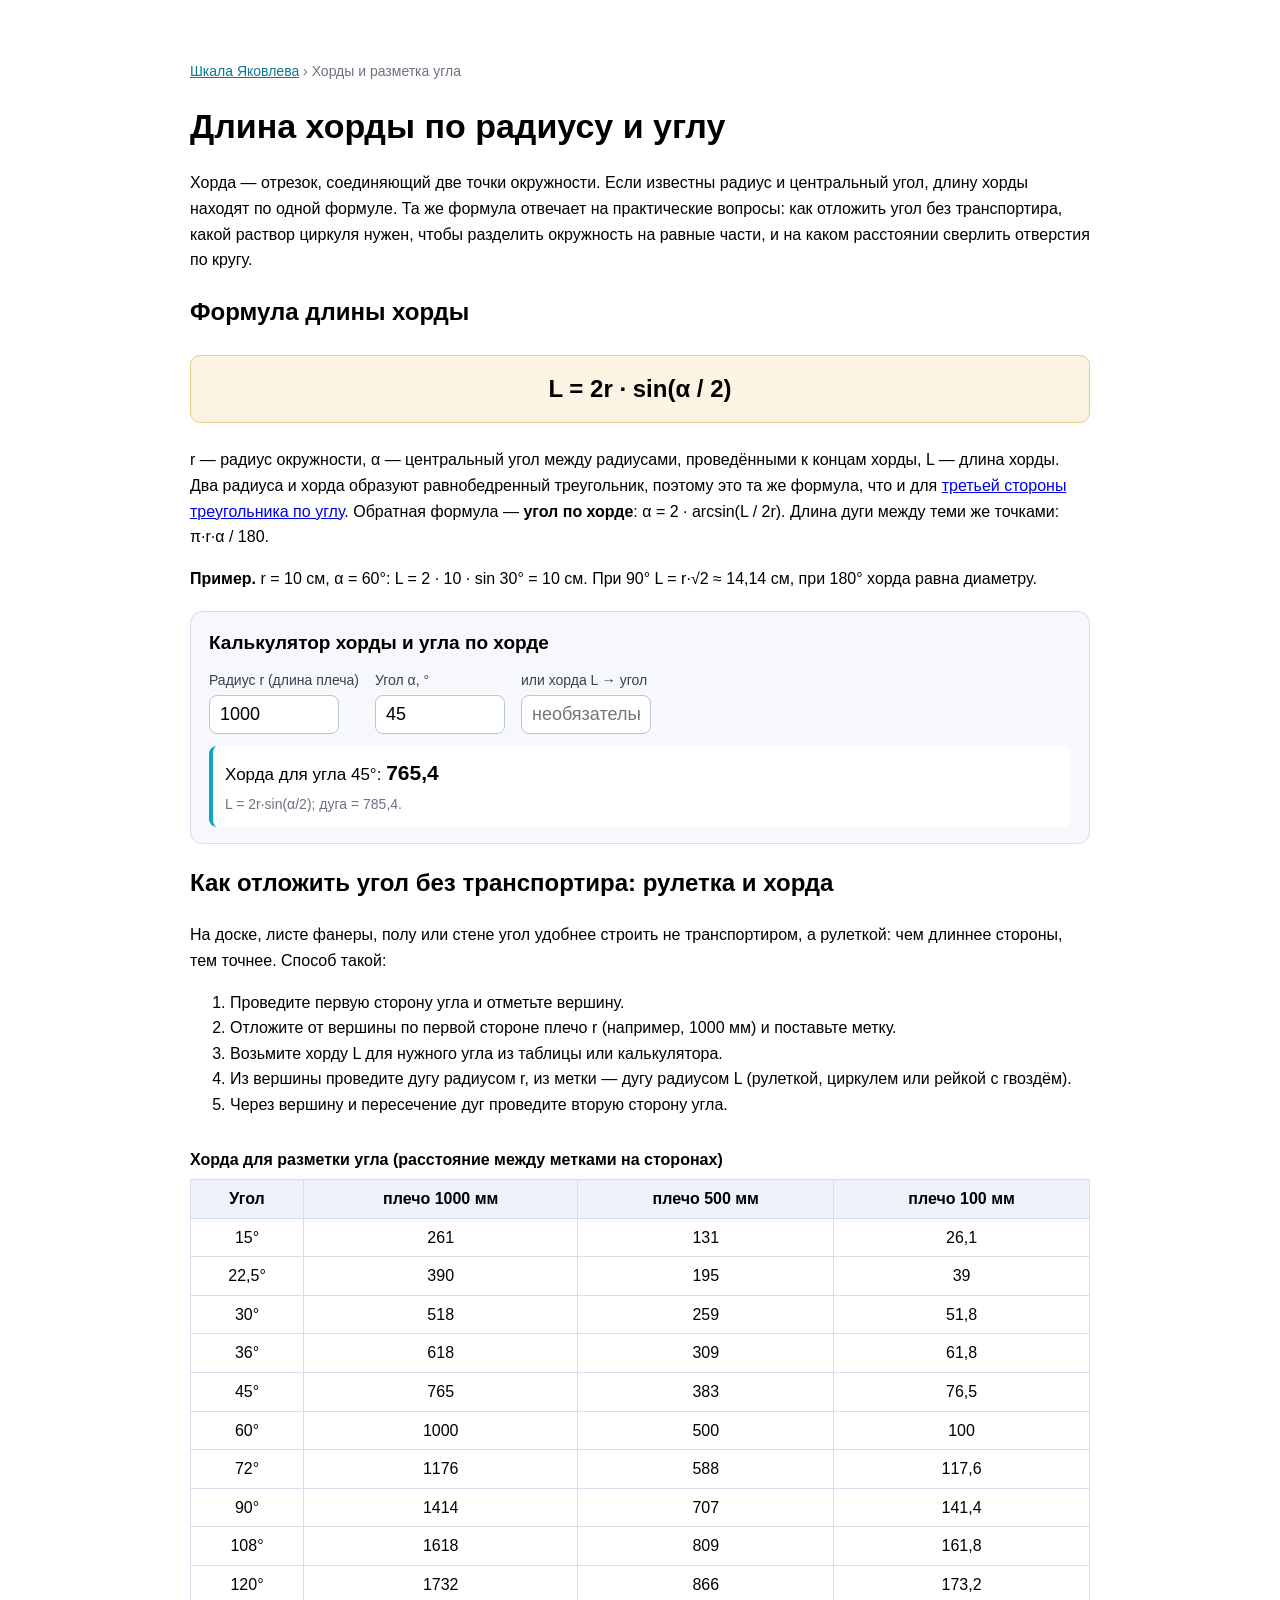
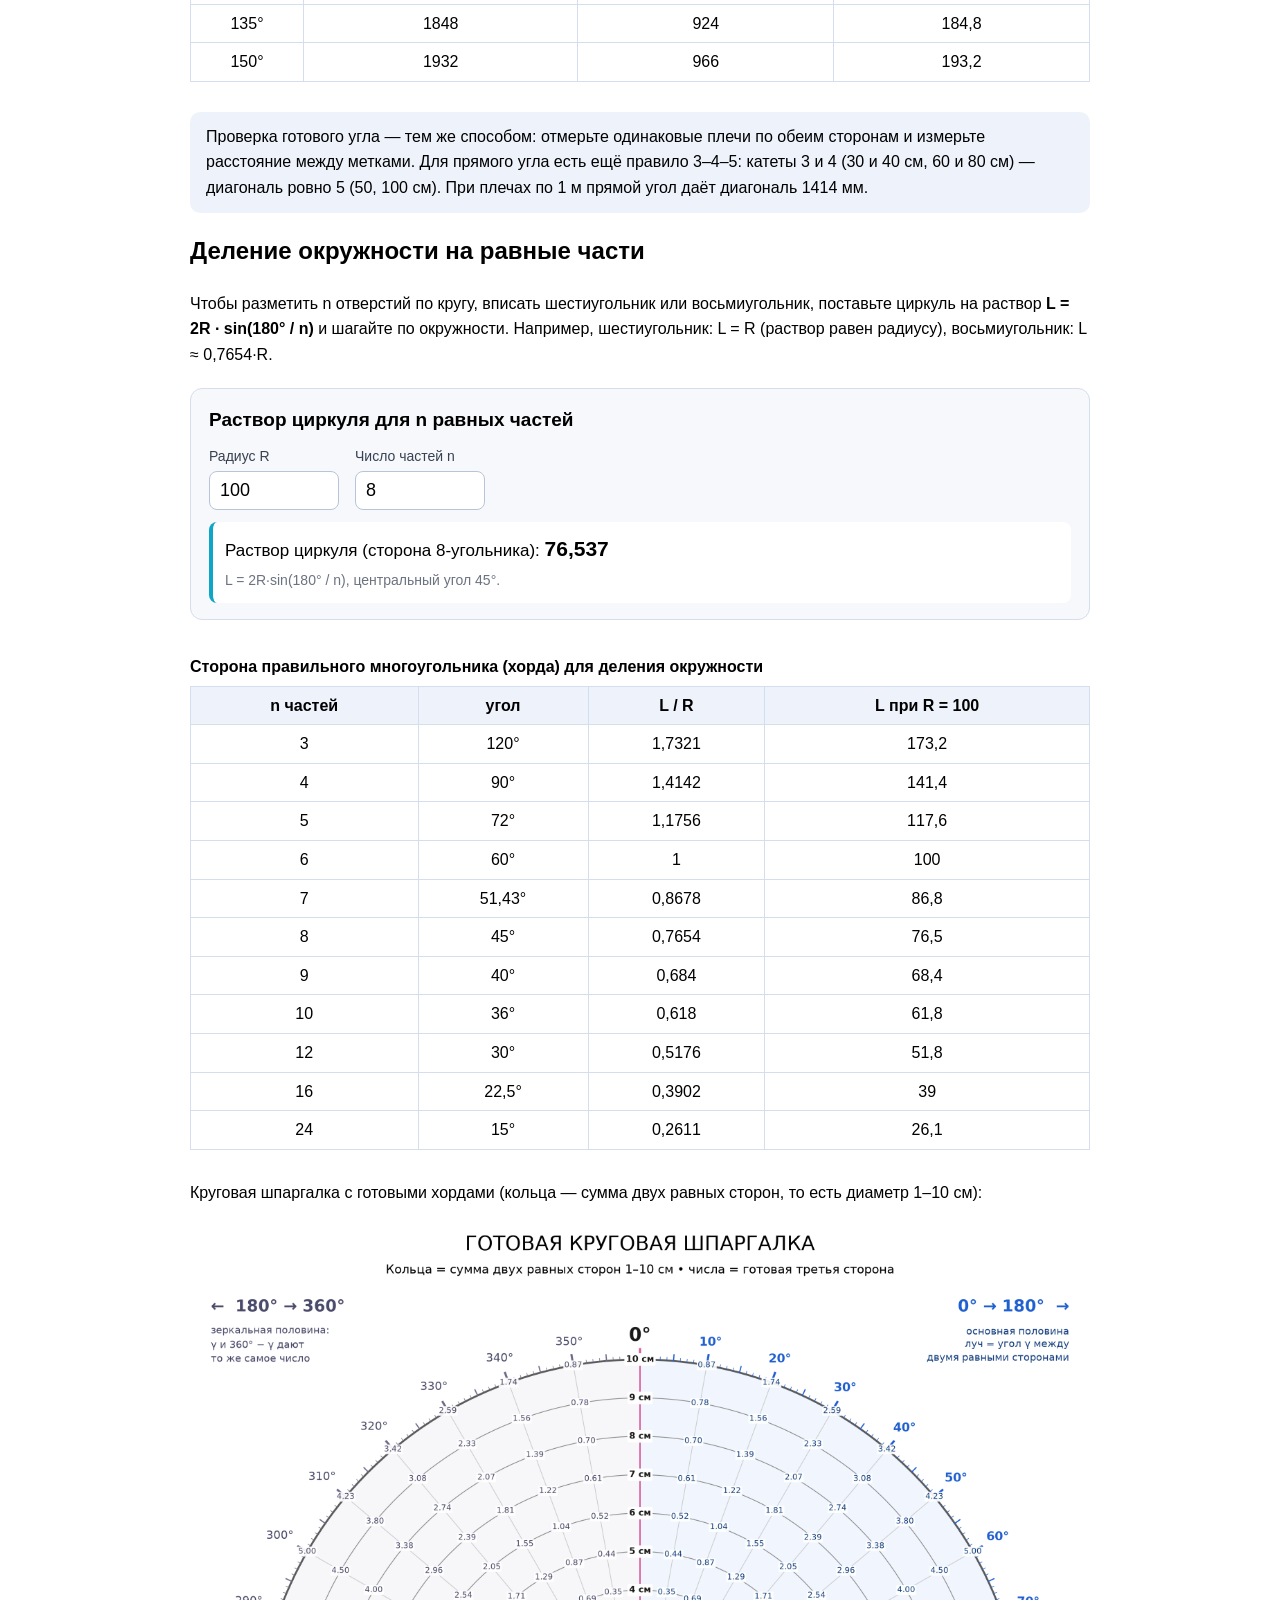
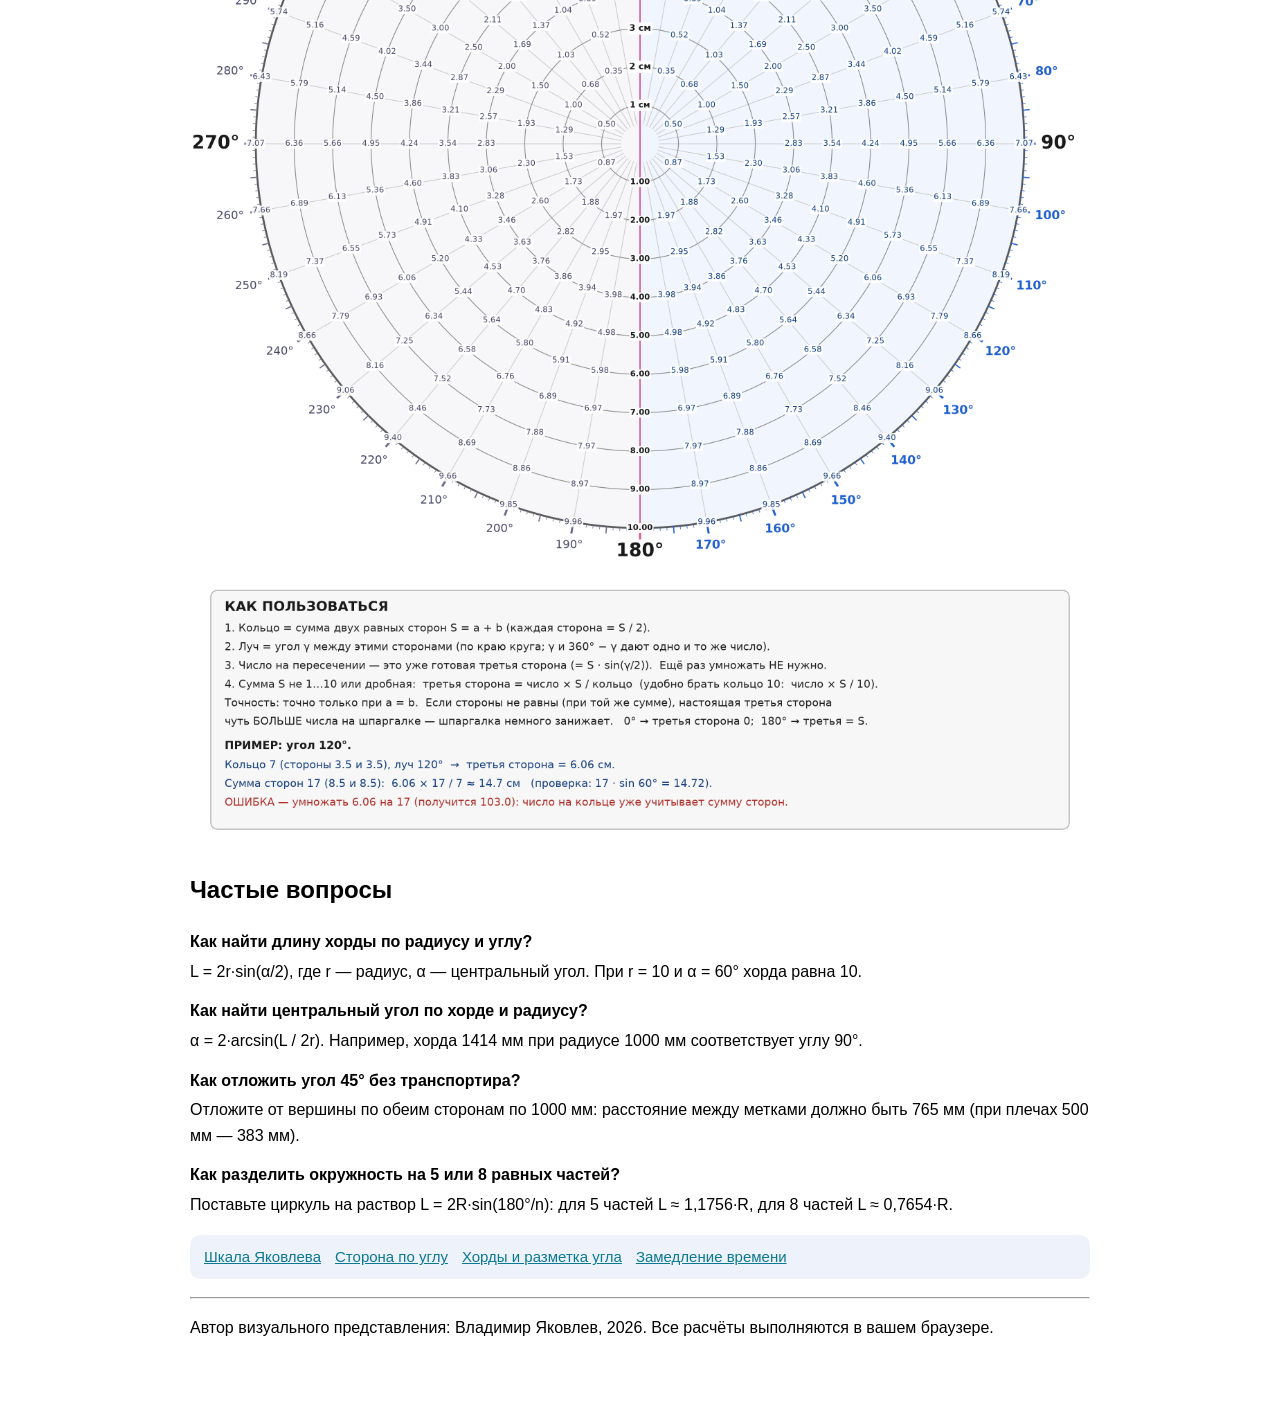
<file: hordy/index.html>
<!DOCTYPE html>
<html lang="ru">
<head>
  <meta charset="UTF-8">
  <meta name="viewport" content="width=device-width, initial-scale=1.0">
  <title>Длина хорды по радиусу и углу: формула, калькулятор, разметка угла без транспортира</title>
  <meta name="description" content="Длина хорды L = 2r·sin(α/2) и угол по хорде: калькулятор, таблица хорд для разметки угла рулеткой без транспортира, деление окружности на равные части.">
  <link rel="canonical" href="https://shkalayakovleva.github.io/hordy/">
  <meta name="robots" content="index, follow, max-image-preview:large">
  <meta name="author" content="Владимир Яковлев">
  <meta name="theme-color" content="#03050b">
  <link rel="icon" href="/favicon.ico" sizes="any">
  <link rel="icon" type="image/png" sizes="32x32" href="/favicon-32.png">
  <link rel="apple-touch-icon" href="/apple-touch-icon.png">
  <meta property="og:type" content="article">
  <meta property="og:site_name" content="Шкала Яковлева — Yakovlev Scale">
  <meta property="og:title" content="Длина хорды по радиусу и углу">
  <meta property="og:description" content="Длина хорды L = 2r·sin(α/2) и угол по хорде: калькулятор, таблица хорд для разметки угла рулеткой без транспортира, деление окружности на равные части.">
  <meta property="og:url" content="https://shkalayakovleva.github.io/hordy/">
  <meta property="og:image" content="https://shkalayakovleva.github.io/images/og-card.jpg">
  <meta property="og:image:alt" content="Длина хорды и разметка угла — Шкала Яковлева">
  <meta property="og:locale" content="ru_RU">
  <meta name="twitter:card" content="summary_large_image">
  <meta name="twitter:title" content="Длина хорды по радиусу и углу">
  <meta name="twitter:description" content="Длина хорды L = 2r·sin(α/2) и угол по хорде: калькулятор, таблица хорд для разметки угла рулеткой без транспортира, деление окружности на равные части.">
  <meta name="twitter:image" content="https://shkalayakovleva.github.io/images/og-card.jpg">
  <script type="application/ld+json">
{
 "@context": "https://schema.org",
 "@graph": [
  {
   "@type": "WebPage",
   "@id": "https://shkalayakovleva.github.io/hordy/#page",
   "url": "https://shkalayakovleva.github.io/hordy/",
   "name": "Длина хорды по радиусу и углу: формула, калькулятор, разметка угла без транспортира",
   "description": "Длина хорды L = 2r·sin(α/2) и угол по хорде: калькулятор, таблица хорд для разметки угла рулеткой без транспортира, деление окружности на равные части.",
   "inLanguage": "ru",
   "isPartOf": {
    "@id": "https://shkalayakovleva.github.io/#website"
   },
   "author": {
    "@id": "https://shkalayakovleva.github.io/#author"
   },
   "breadcrumb": {
    "@id": "https://shkalayakovleva.github.io/hordy/#breadcrumb"
   },
   "primaryImageOfPage": "https://shkalayakovleva.github.io/images/og-card.jpg",
   "dateModified": "2026-10-04"
  },
  {
   "@type": "BreadcrumbList",
   "@id": "https://shkalayakovleva.github.io/hordy/#breadcrumb",
   "itemListElement": [
    {
     "@type": "ListItem",
     "position": 1,
     "name": "Шкала Яковлева",
     "item": "https://shkalayakovleva.github.io/"
    },
    {
     "@type": "ListItem",
     "position": 2,
     "name": "Хорды и разметка угла",
     "item": "https://shkalayakovleva.github.io/hordy/"
    }
   ]
  },
  {
   "@type": "FAQPage",
   "@id": "https://shkalayakovleva.github.io/hordy/#faq",
   "mainEntity": [
    {
     "@type": "Question",
     "name": "Как найти длину хорды по радиусу и углу?",
     "acceptedAnswer": {
      "@type": "Answer",
      "text": "L = 2r·sin(α/2), где r — радиус, α — центральный угол. При r = 10 и α = 60° хорда равна 10."
     }
    },
    {
     "@type": "Question",
     "name": "Как найти центральный угол по хорде и радиусу?",
     "acceptedAnswer": {
      "@type": "Answer",
      "text": "α = 2·arcsin(L / 2r). Например, хорда 1414 мм при радиусе 1000 мм соответствует углу 90°."
     }
    },
    {
     "@type": "Question",
     "name": "Как отложить угол 45° без транспортира?",
     "acceptedAnswer": {
      "@type": "Answer",
      "text": "Отложите от вершины по обеим сторонам по 1000 мм: расстояние между метками должно быть 765 мм (при плечах 500 мм — 383 мм)."
     }
    },
    {
     "@type": "Question",
     "name": "Как разделить окружность на 5 или 8 равных частей?",
     "acceptedAnswer": {
      "@type": "Answer",
      "text": "Поставьте циркуль на раствор L = 2R·sin(180°/n): для 5 частей L ≈ 1,1756·R, для 8 частей L ≈ 0,7654·R."
     }
    }
   ]
  },
  {
   "@type": "HowTo",
   "@id": "https://shkalayakovleva.github.io/hordy/#howto",
   "name": "Как отложить угол без транспортира с помощью рулетки",
   "inLanguage": "ru",
   "step": [
    {
     "@type": "HowToStep",
     "position": 1,
     "text": "Проведите первую сторону угла и отметьте вершину."
    },
    {
     "@type": "HowToStep",
     "position": 2,
     "text": "Отложите от вершины по первой стороне плечо r, например 1000 мм."
    },
    {
     "@type": "HowToStep",
     "position": 3,
     "text": "Найдите хорду L = 2r·sin(α/2) для нужного угла (для 45° при r = 1000 мм это 765 мм)."
    },
    {
     "@type": "HowToStep",
     "position": 4,
     "text": "Проведите из вершины дугу радиусом r, из метки — дугу радиусом L."
    },
    {
     "@type": "HowToStep",
     "position": 5,
     "text": "Проведите вторую сторону угла через вершину и точку пересечения дуг."
    }
   ]
  }
 ]
}
  </script>
  <style>
    body { font-family: Arial, sans-serif; max-width: 900px; margin: 40px auto; padding: 20px; line-height: 1.6; }
    h1 { font-size: 34px; line-height: 1.25; }
    img { width: 100%; height: auto; }
    .formula { font-size: 24px; font-weight: bold; text-align: center; background: #fdf3e3;
      border: 1px solid #e8c98f; border-radius: 10px; padding: 14px; margin: 24px 0; }
    .note { background: #eef3fb; border-radius: 10px; padding: 12px 16px; }
    @media (max-width: 600px) { body { margin: 16px auto; } h1 { font-size: 27px; } .formula { font-size: 20px; } }
  </style>
  <link rel="stylesheet" href="/assets/calc.css?v=1">
</head>
<body>

<nav class="crumbs" aria-label="Навигация"><a href="/">Шкала Яковлева</a> › Хорды и разметка угла</nav>
<h1>Длина хорды по радиусу и углу</h1>

<p>
Хорда — отрезок, соединяющий две точки окружности. Если известны радиус и
центральный угол, длину хорды находят по одной формуле. Та же формула отвечает
на практические вопросы: как отложить угол без транспортира, какой раствор
циркуля нужен, чтобы разделить окружность на равные части, и на каком
расстоянии сверлить отверстия по кругу.
</p>

<h2>Формула длины хорды</h2>

<div class="formula">L = 2r · sin(α / 2)</div>

<p>
r — радиус окружности, α — центральный угол между радиусами, проведёнными к
концам хорды, L — длина хорды. Два радиуса и хорда образуют равнобедренный
треугольник, поэтому это та же формула, что и для
<a href="/storona-po-uglu/">третьей стороны треугольника по углу</a>.
Обратная формула — <b>угол по хорде</b>: α = 2 · arcsin(L / 2r).
Длина дуги между теми же точками: π·r·α / 180.
</p>

<p><b>Пример.</b> r = 10 см, α = 60°: L = 2 · 10 · sin 30° = 10 см. При 90°
L = r·√2 ≈ 14,14 см, при 180° хорда равна диаметру.</p>

<form class="calc" id="calc-chord" autocomplete="off">
  <h3>Калькулятор хорды и угла по хорде</h3>
  <div class="row">
    <label>Радиус r (длина плеча)<input name="r" inputmode="decimal" value="1000"></label>
    <label>Угол α, °<input name="g" inputmode="decimal" value="45"></label>
    <label>или хорда L → угол<input name="L" inputmode="decimal" placeholder="необязательно"></label>
  </div>
  <div class="out" aria-live="polite"></div>
</form>

<h2>Как отложить угол без транспортира: рулетка и хорда</h2>

<p>
На доске, листе фанеры, полу или стене угол удобнее строить не транспортиром,
а рулеткой: чем длиннее стороны, тем точнее. Способ такой:
</p>

<ol>
  <li>Проведите первую сторону угла и отметьте вершину.</li>
  <li>Отложите от вершины по первой стороне плечо r (например, 1000 мм) и поставьте метку.</li>
  <li>Возьмите хорду L для нужного угла из таблицы или калькулятора.</li>
  <li>Из вершины проведите дугу радиусом r, из метки — дугу радиусом L (рулеткой, циркулем или рейкой с гвоздём).</li>
  <li>Через вершину и пересечение дуг проведите вторую сторону угла.</li>
</ol>

<div class="tbl-wrap">
<table class="tbl">
  <caption>Хорда для разметки угла (расстояние между метками на сторонах)</caption>
  <thead><tr><th>Угол</th><th>плечо 1000 мм</th><th>плечо 500 мм</th><th>плечо 100 мм</th></tr></thead>
  <tbody>
    <tr><td>15°</td><td>261</td><td>131</td><td>26,1</td></tr>
    <tr><td>22,5°</td><td>390</td><td>195</td><td>39</td></tr>
    <tr><td>30°</td><td>518</td><td>259</td><td>51,8</td></tr>
    <tr><td>36°</td><td>618</td><td>309</td><td>61,8</td></tr>
    <tr><td>45°</td><td>765</td><td>383</td><td>76,5</td></tr>
    <tr><td>60°</td><td>1000</td><td>500</td><td>100</td></tr>
    <tr><td>72°</td><td>1176</td><td>588</td><td>117,6</td></tr>
    <tr><td>90°</td><td>1414</td><td>707</td><td>141,4</td></tr>
    <tr><td>108°</td><td>1618</td><td>809</td><td>161,8</td></tr>
    <tr><td>120°</td><td>1732</td><td>866</td><td>173,2</td></tr>
    <tr><td>135°</td><td>1848</td><td>924</td><td>184,8</td></tr>
    <tr><td>150°</td><td>1932</td><td>966</td><td>193,2</td></tr>
  </tbody>
</table>
</div>

<p class="note">
Проверка готового угла — тем же способом: отмерьте одинаковые плечи по обеим
сторонам и измерьте расстояние между метками. Для прямого угла есть ещё
правило 3–4–5: катеты 3 и 4 (30 и 40 см, 60 и 80 см) — диагональ ровно 5
(50, 100 см). При плечах по 1 м прямой угол даёт диагональ 1414 мм.
</p>

<h2>Деление окружности на равные части</h2>

<p>
Чтобы разметить n отверстий по кругу, вписать шестиугольник или восьмиугольник,
поставьте циркуль на раствор <b>L = 2R · sin(180° / n)</b> и шагайте по окружности.
Например, шестиугольник: L = R (раствор равен радиусу), восьмиугольник:
L ≈ 0,7654·R.
</p>

<form class="calc" id="calc-poly" autocomplete="off">
  <h3>Раствор циркуля для n равных частей</h3>
  <div class="row">
    <label>Радиус R<input name="r" inputmode="decimal" value="100"></label>
    <label>Число частей n<input name="n" inputmode="numeric" value="8"></label>
  </div>
  <div class="out" aria-live="polite"></div>
</form>

<div class="tbl-wrap">
<table class="tbl">
  <caption>Сторона правильного многоугольника (хорда) для деления окружности</caption>
  <thead><tr><th>n частей</th><th>угол</th><th>L / R</th><th>L при R = 100</th></tr></thead>
  <tbody>
    <tr><td>3</td><td>120°</td><td>1,7321</td><td>173,2</td></tr>
    <tr><td>4</td><td>90°</td><td>1,4142</td><td>141,4</td></tr>
    <tr><td>5</td><td>72°</td><td>1,1756</td><td>117,6</td></tr>
    <tr><td>6</td><td>60°</td><td>1</td><td>100</td></tr>
    <tr><td>7</td><td>51,43°</td><td>0,8678</td><td>86,8</td></tr>
    <tr><td>8</td><td>45°</td><td>0,7654</td><td>76,5</td></tr>
    <tr><td>9</td><td>40°</td><td>0,684</td><td>68,4</td></tr>
    <tr><td>10</td><td>36°</td><td>0,618</td><td>61,8</td></tr>
    <tr><td>12</td><td>30°</td><td>0,5176</td><td>51,8</td></tr>
    <tr><td>16</td><td>22,5°</td><td>0,3902</td><td>39</td></tr>
    <tr><td>24</td><td>15°</td><td>0,2611</td><td>26,1</td></tr>
  </tbody>
</table>
</div>

<p>Круговая шпаргалка с готовыми хордами (кольца — сумма двух равных сторон, то есть диаметр 1–10 см):</p>

<img src="/images/cheatsheet-ready.png" width="2600" height="3530" loading="lazy" decoding="async"
     alt="Круговая шпаргалка с готовыми длинами хорд для углов от 0° до 360° и радиусов от 0,5 до 5 см">

<h2 id="faq">Частые вопросы</h2>
<dl class="faq">
  <dt>Как найти длину хорды по радиусу и углу?</dt>
  <dd>L = 2r·sin(α/2), где r — радиус, α — центральный угол. При r = 10 и α = 60° хорда равна 10.</dd>
  <dt>Как найти центральный угол по хорде и радиусу?</dt>
  <dd>α = 2·arcsin(L / 2r). Например, хорда 1414 мм при радиусе 1000 мм соответствует углу 90°.</dd>
  <dt>Как отложить угол 45° без транспортира?</dt>
  <dd>Отложите от вершины по обеим сторонам по 1000 мм: расстояние между метками должно быть 765 мм (при плечах 500 мм — 383 мм).</dd>
  <dt>Как разделить окружность на 5 или 8 равных частей?</dt>
  <dd>Поставьте циркуль на раствор L = 2R·sin(180°/n): для 5 частей L ≈ 1,1756·R, для 8 частей L ≈ 0,7654·R.</dd>
</dl>

<nav class="site-nav" aria-label="Разделы сайта">
  <a href="/">Шкала Яковлева</a>
  <a href="/storona-po-uglu/">Сторона по углу</a>
  <a href="/hordy/" aria-current="page">Хорды и разметка угла</a>
  <a href="/zamedlenie-vremeni/">Замедление времени</a>
</nav>

<hr>
<p>Автор визуального представления: Владимир Яковлев, 2026. Все расчёты выполняются в вашем браузере.</p>

<script src="/assets/calc.js?v=1" defer></script>
<script>
/* Счётчик заходов (скрытый): +1 за визит (сессию), +1 за нового посетителя (браузер) */
(function(){try{var A='https://abacus.jasoncameron.dev/hit/shkalayakovleva/';
if(!sessionStorage.getItem('sy_v')){sessionStorage.setItem('sy_v','1');fetch(A+'site-visits').catch(function(){});}
if(!localStorage.getItem('sy_u')){localStorage.setItem('sy_u','1');fetch(A+'site-uniques').catch(function(){});}}catch(e){}})();
</script>
</body>
</html>
</file>
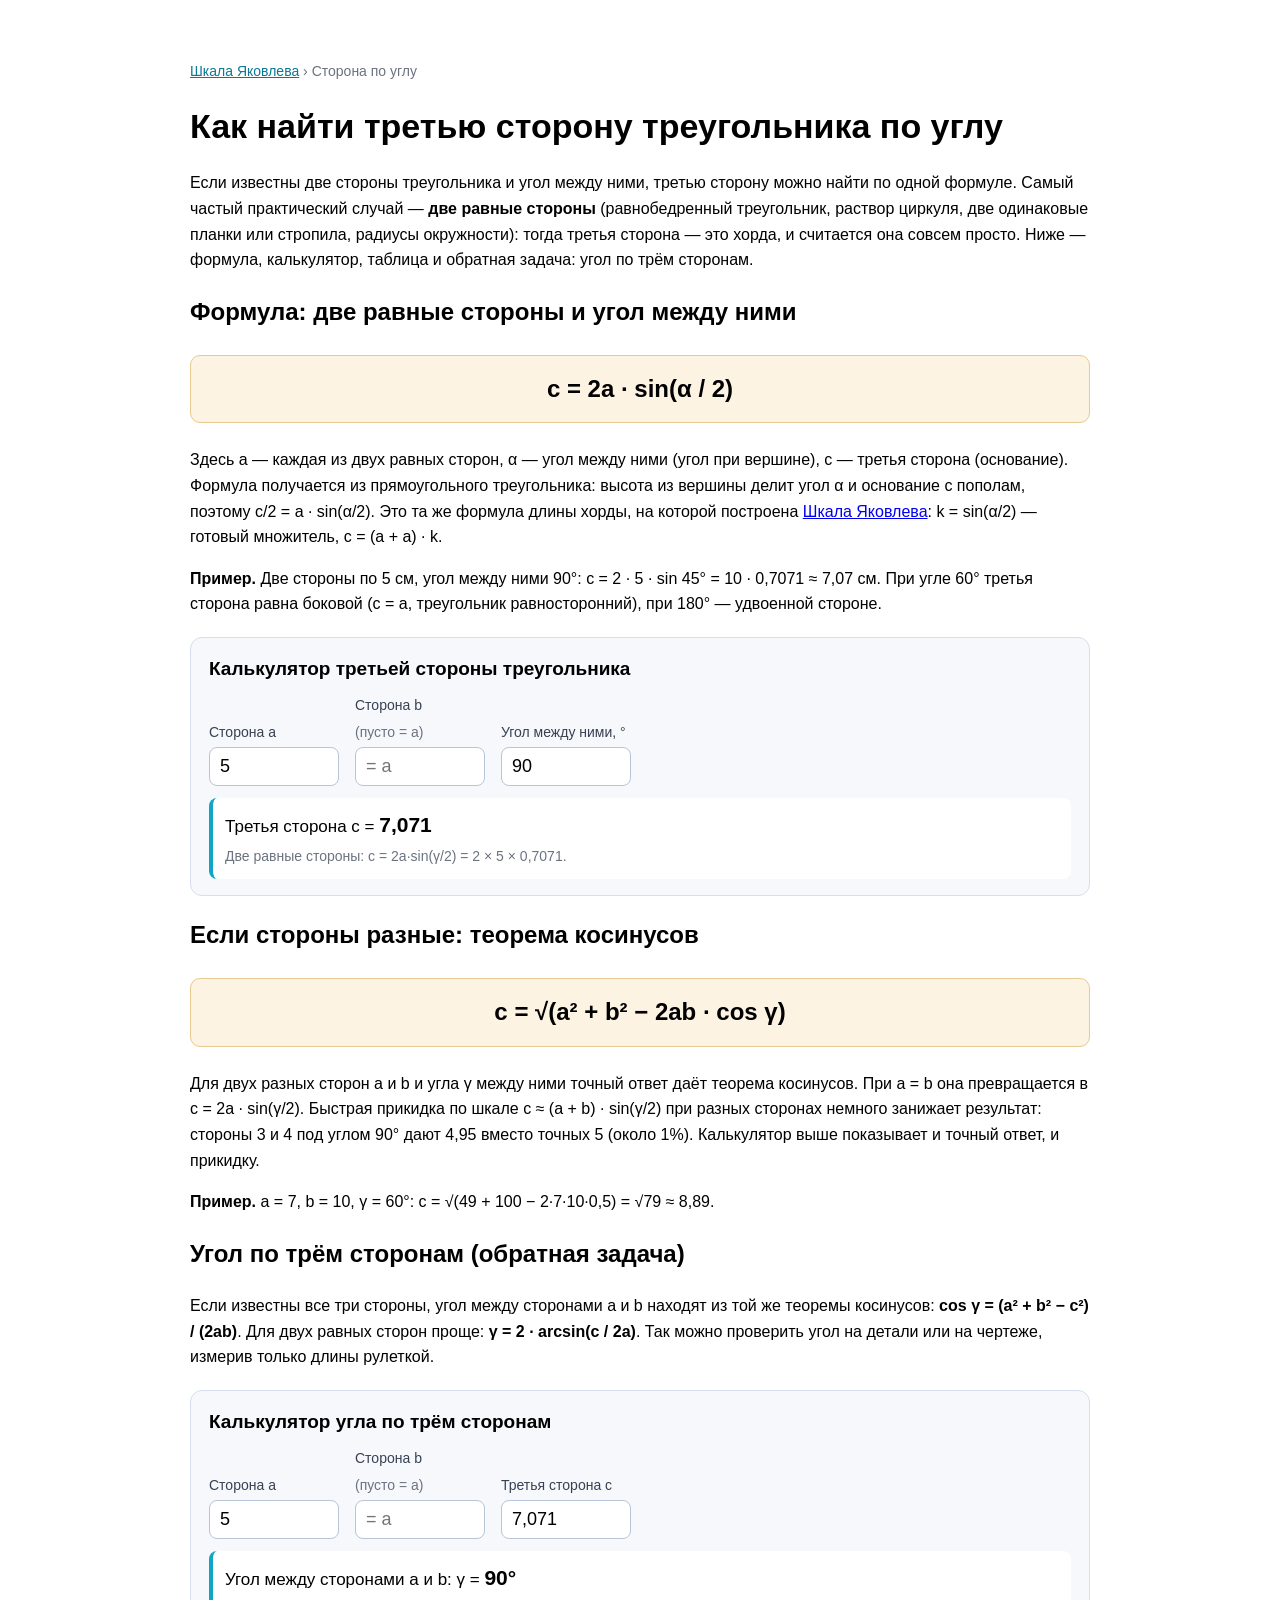
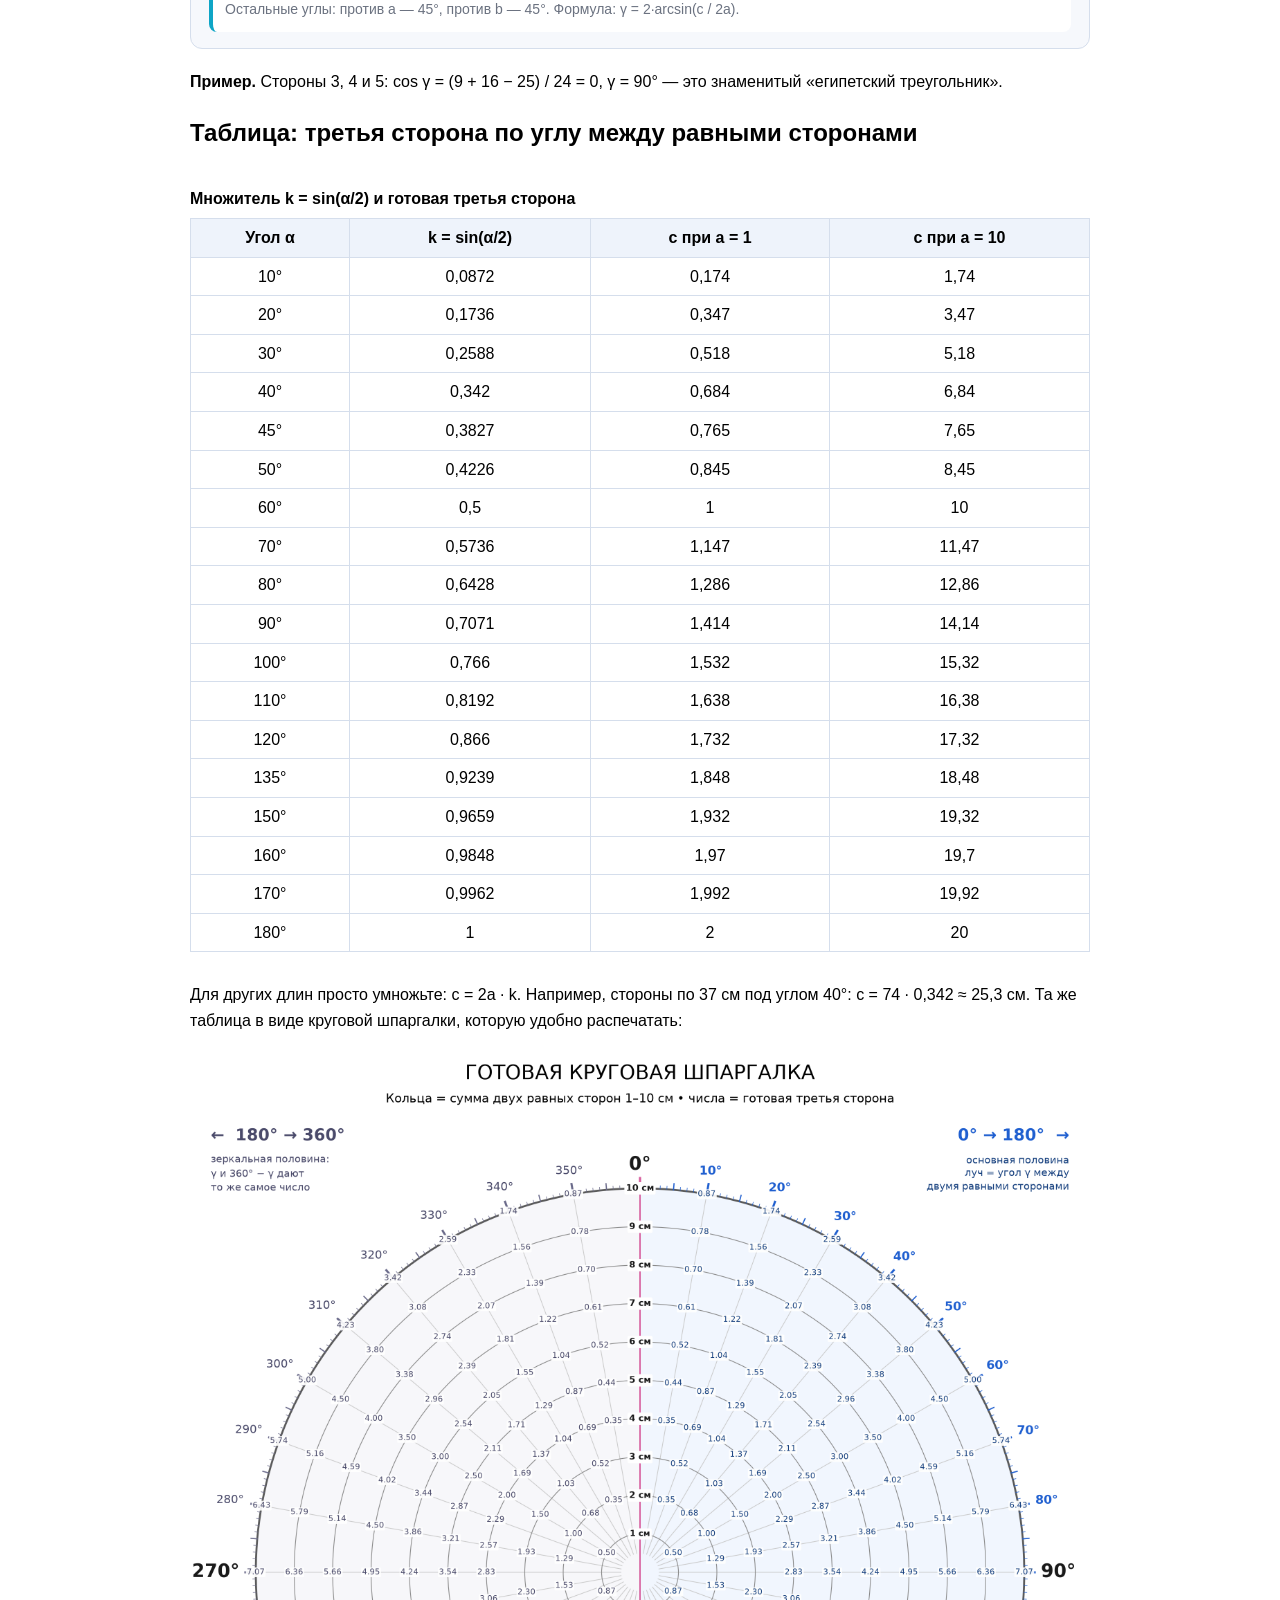
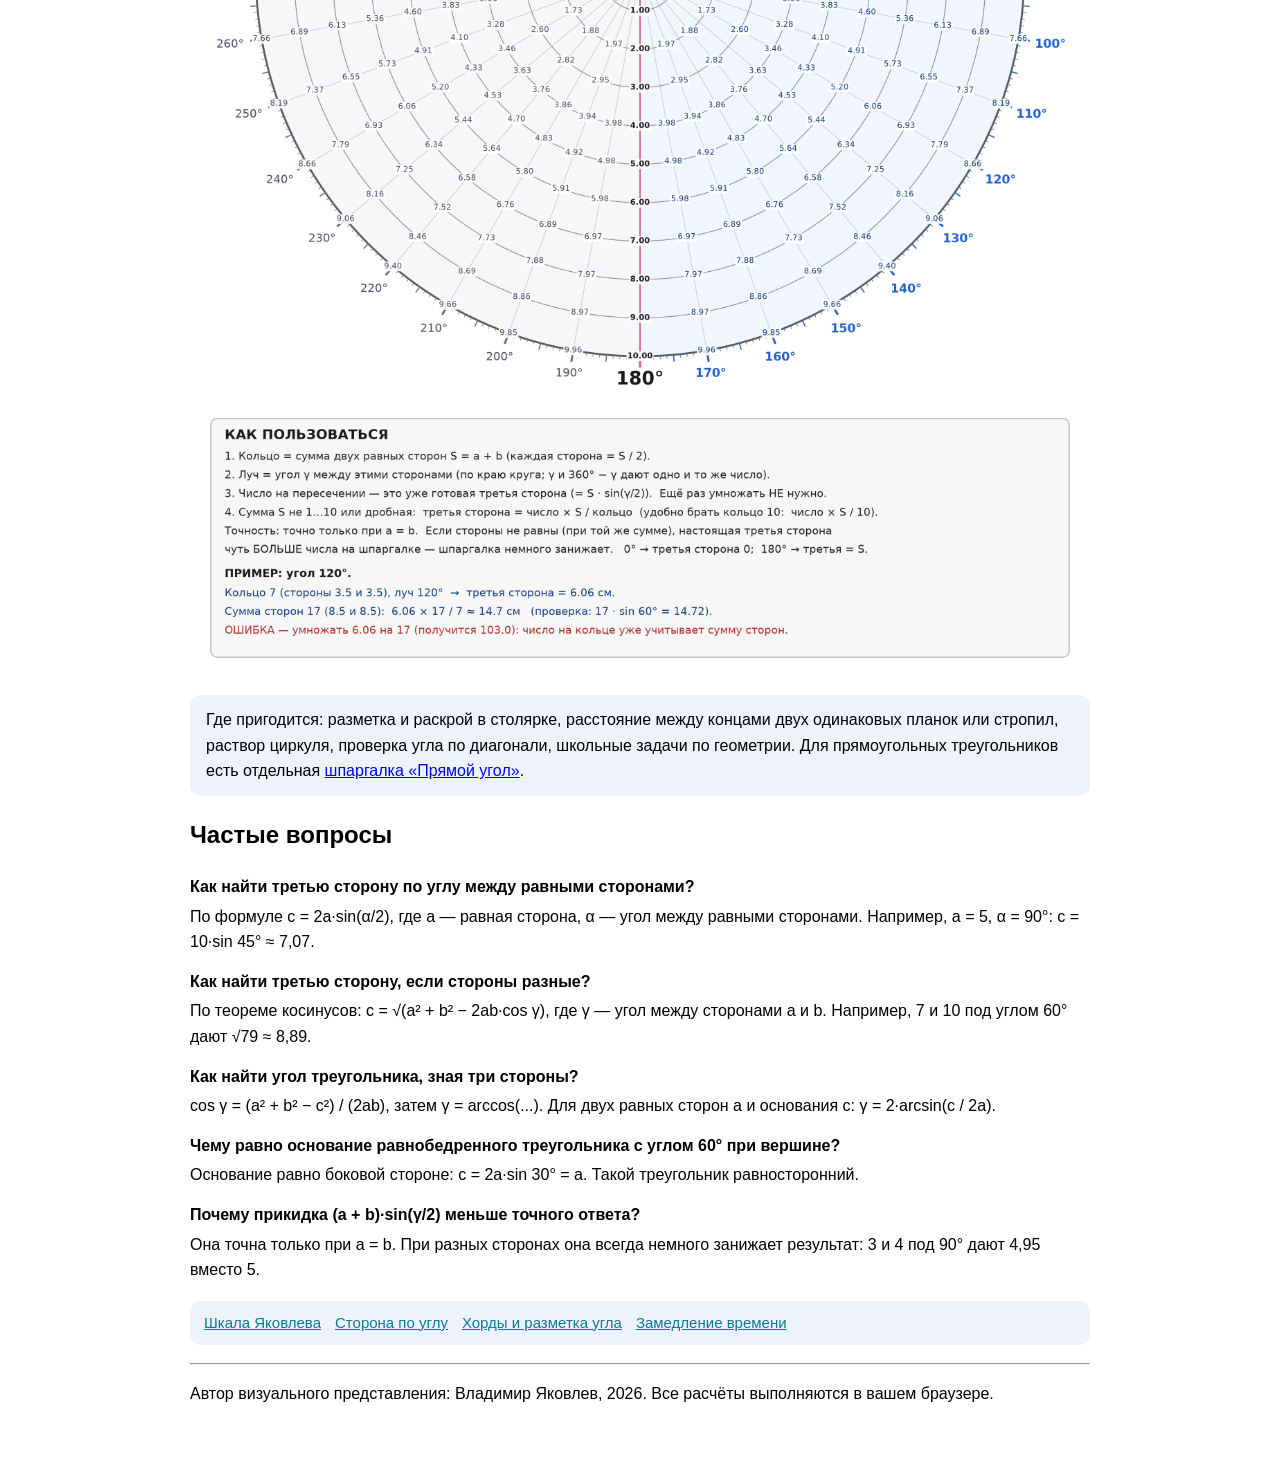
<file: storona-po-uglu/index.html>
<!DOCTYPE html>
<html lang="ru">
<head>
  <meta charset="UTF-8">
  <meta name="viewport" content="width=device-width, initial-scale=1.0">
  <title>Как найти третью сторону треугольника по углу — формула и калькулятор</title>
  <meta name="description" content="Третья сторона треугольника по двум сторонам и углу между ними: c = 2a·sin(α/2) для равных сторон, теорема косинусов для разных. Калькулятор, угол по трём сторонам, таблица.">
  <link rel="canonical" href="https://shkalayakovleva.github.io/storona-po-uglu/">
  <meta name="robots" content="index, follow, max-image-preview:large">
  <meta name="author" content="Владимир Яковлев">
  <meta name="theme-color" content="#03050b">
  <link rel="icon" href="/favicon.ico" sizes="any">
  <link rel="icon" type="image/png" sizes="32x32" href="/favicon-32.png">
  <link rel="apple-touch-icon" href="/apple-touch-icon.png">
  <meta property="og:type" content="article">
  <meta property="og:site_name" content="Шкала Яковлева — Yakovlev Scale">
  <meta property="og:title" content="Как найти третью сторону треугольника по углу">
  <meta property="og:description" content="Третья сторона треугольника по двум сторонам и углу между ними: c = 2a·sin(α/2) для равных сторон, теорема косинусов для разных. Калькулятор, угол по трём сторонам, таблица.">
  <meta property="og:url" content="https://shkalayakovleva.github.io/storona-po-uglu/">
  <meta property="og:image" content="https://shkalayakovleva.github.io/images/og-card.jpg">
  <meta property="og:image:alt" content="Третья сторона треугольника по углу — Шкала Яковлева">
  <meta property="og:locale" content="ru_RU">
  <meta name="twitter:card" content="summary_large_image">
  <meta name="twitter:title" content="Как найти третью сторону треугольника по углу">
  <meta name="twitter:description" content="Третья сторона треугольника по двум сторонам и углу между ними: c = 2a·sin(α/2) для равных сторон, теорема косинусов для разных. Калькулятор, угол по трём сторонам, таблица.">
  <meta name="twitter:image" content="https://shkalayakovleva.github.io/images/og-card.jpg">
  <script type="application/ld+json">
{
 "@context": "https://schema.org",
 "@graph": [
  {
   "@type": "WebPage",
   "@id": "https://shkalayakovleva.github.io/storona-po-uglu/#page",
   "url": "https://shkalayakovleva.github.io/storona-po-uglu/",
   "name": "Как найти третью сторону треугольника по углу — формула и калькулятор",
   "description": "Третья сторона треугольника по двум сторонам и углу между ними: c = 2a·sin(α/2) для равных сторон, теорема косинусов для разных. Калькулятор, угол по трём сторонам, таблица.",
   "inLanguage": "ru",
   "isPartOf": {
    "@id": "https://shkalayakovleva.github.io/#website"
   },
   "author": {
    "@id": "https://shkalayakovleva.github.io/#author"
   },
   "breadcrumb": {
    "@id": "https://shkalayakovleva.github.io/storona-po-uglu/#breadcrumb"
   },
   "primaryImageOfPage": "https://shkalayakovleva.github.io/images/og-card.jpg",
   "dateModified": "2026-10-04"
  },
  {
   "@type": "BreadcrumbList",
   "@id": "https://shkalayakovleva.github.io/storona-po-uglu/#breadcrumb",
   "itemListElement": [
    {
     "@type": "ListItem",
     "position": 1,
     "name": "Шкала Яковлева",
     "item": "https://shkalayakovleva.github.io/"
    },
    {
     "@type": "ListItem",
     "position": 2,
     "name": "Сторона по углу",
     "item": "https://shkalayakovleva.github.io/storona-po-uglu/"
    }
   ]
  },
  {
   "@type": "FAQPage",
   "@id": "https://shkalayakovleva.github.io/storona-po-uglu/#faq",
   "mainEntity": [
    {
     "@type": "Question",
     "name": "Как найти третью сторону по углу между равными сторонами?",
     "acceptedAnswer": {
      "@type": "Answer",
      "text": "По формуле c = 2a·sin(α/2), где a — равная сторона, α — угол между равными сторонами. Например, a = 5, α = 90°: c = 10·sin 45° ≈ 7,07."
     }
    },
    {
     "@type": "Question",
     "name": "Как найти третью сторону, если стороны разные?",
     "acceptedAnswer": {
      "@type": "Answer",
      "text": "По теореме косинусов: c = √(a² + b² − 2ab·cos γ), где γ — угол между сторонами a и b. Например, 7 и 10 под углом 60° дают √79 ≈ 8,89."
     }
    },
    {
     "@type": "Question",
     "name": "Как найти угол треугольника, зная три стороны?",
     "acceptedAnswer": {
      "@type": "Answer",
      "text": "cos γ = (a² + b² − c²) / (2ab), затем γ = arccos(...). Для двух равных сторон a и основания c: γ = 2·arcsin(c / 2a)."
     }
    },
    {
     "@type": "Question",
     "name": "Чему равно основание равнобедренного треугольника с углом 60° при вершине?",
     "acceptedAnswer": {
      "@type": "Answer",
      "text": "Основание равно боковой стороне: c = 2a·sin 30° = a. Такой треугольник равносторонний."
     }
    },
    {
     "@type": "Question",
     "name": "Почему прикидка (a + b)·sin(γ/2) меньше точного ответа?",
     "acceptedAnswer": {
      "@type": "Answer",
      "text": "Она точна только при a = b. При разных сторонах она всегда немного занижает результат: 3 и 4 под 90° дают 4,95 вместо 5."
     }
    }
   ]
  },
  {
   "@type": "HowTo",
   "@id": "https://shkalayakovleva.github.io/storona-po-uglu/#howto",
   "name": "Как найти третью сторону треугольника по углу между двумя равными сторонами",
   "inLanguage": "ru",
   "step": [
    {
     "@type": "HowToStep",
     "position": 1,
     "text": "Измерьте длину a каждой из двух равных сторон и угол α между ними."
    },
    {
     "@type": "HowToStep",
     "position": 2,
     "text": "Найдите множитель k = sin(α/2) по таблице, шкале или калькулятору (для 90° k = 0,7071)."
    },
    {
     "@type": "HowToStep",
     "position": 3,
     "text": "Умножьте удвоенную сторону на множитель: c = 2a·k. Для 5 см и 90° c ≈ 7,07 см."
    },
    {
     "@type": "HowToStep",
     "position": 4,
     "text": "Если стороны разные, используйте теорему косинусов: c = √(a² + b² − 2ab·cos γ)."
    }
   ]
  }
 ]
}
  </script>
  <style>
    body { font-family: Arial, sans-serif; max-width: 900px; margin: 40px auto; padding: 20px; line-height: 1.6; }
    h1 { font-size: 34px; line-height: 1.25; }
    img { width: 100%; height: auto; }
    .formula { font-size: 24px; font-weight: bold; text-align: center; background: #fdf3e3;
      border: 1px solid #e8c98f; border-radius: 10px; padding: 14px; margin: 24px 0; }
    .note { background: #eef3fb; border-radius: 10px; padding: 12px 16px; }
    @media (max-width: 600px) { body { margin: 16px auto; } h1 { font-size: 27px; } .formula { font-size: 20px; } }
  </style>
  <link rel="stylesheet" href="/assets/calc.css?v=1">
</head>
<body>

<nav class="crumbs" aria-label="Навигация"><a href="/">Шкала Яковлева</a> › Сторона по углу</nav>
<h1>Как найти третью сторону треугольника по углу</h1>

<p>
Если известны две стороны треугольника и угол между ними, третью сторону можно
найти по одной формуле. Самый частый практический случай — <b>две равные стороны</b>
(равнобедренный треугольник, раствор циркуля, две одинаковые планки или стропила,
радиусы окружности): тогда третья сторона — это хорда, и считается она совсем просто.
Ниже — формула, калькулятор, таблица и обратная задача: угол по трём сторонам.
</p>

<h2>Формула: две равные стороны и угол между ними</h2>

<div class="formula">c = 2a · sin(α / 2)</div>

<p>
Здесь a — каждая из двух равных сторон, α — угол между ними (угол при вершине),
c — третья сторона (основание). Формула получается из прямоугольного
треугольника: высота из вершины делит угол α и основание c пополам, поэтому
c/2 = a · sin(α/2). Это та же формула длины хорды, на которой построена
<a href="/">Шкала Яковлева</a>: k = sin(α/2) — готовый множитель, c = (a + a) · k.
</p>

<p><b>Пример.</b> Две стороны по 5 см, угол между ними 90°:
c = 2 · 5 · sin 45° = 10 · 0,7071 ≈ 7,07 см. При угле 60° третья сторона равна
боковой (c = a, треугольник равносторонний), при 180° — удвоенной стороне.</p>

<form class="calc" id="calc-side" autocomplete="off">
  <h3>Калькулятор третьей стороны треугольника</h3>
  <div class="row">
    <label>Сторона a<input name="a" inputmode="decimal" value="5"></label>
    <label>Сторона b <span class="hint">(пусто = a)</span><input name="b" inputmode="decimal" placeholder="= a"></label>
    <label>Угол между ними, °<input name="g" inputmode="decimal" value="90"></label>
  </div>
  <div class="out" aria-live="polite"></div>
</form>

<h2>Если стороны разные: теорема косинусов</h2>

<div class="formula">c = √(a² + b² − 2ab · cos γ)</div>

<p>
Для двух разных сторон a и b и угла γ между ними точный ответ даёт теорема
косинусов. При a = b она превращается в c = 2a · sin(γ/2). Быстрая прикидка
по шкале c ≈ (a + b) · sin(γ/2) при разных сторонах немного занижает результат:
стороны 3 и 4 под углом 90° дают 4,95 вместо точных 5 (около 1%). Калькулятор
выше показывает и точный ответ, и прикидку.
</p>

<p><b>Пример.</b> a = 7, b = 10, γ = 60°: c = √(49 + 100 − 2·7·10·0,5) = √79 ≈ 8,89.</p>

<h2>Угол по трём сторонам (обратная задача)</h2>

<p>
Если известны все три стороны, угол между сторонами a и b находят из той же
теоремы косинусов: <b>cos γ = (a² + b² − c²) / (2ab)</b>. Для двух равных сторон
проще: <b>γ = 2 · arcsin(c / 2a)</b>. Так можно проверить угол на детали или
на чертеже, измерив только длины рулеткой.
</p>

<form class="calc" id="calc-angle" autocomplete="off">
  <h3>Калькулятор угла по трём сторонам</h3>
  <div class="row">
    <label>Сторона a<input name="a" inputmode="decimal" value="5"></label>
    <label>Сторона b <span class="hint">(пусто = a)</span><input name="b" inputmode="decimal" placeholder="= a"></label>
    <label>Третья сторона c<input name="c" inputmode="decimal" value="7,071"></label>
  </div>
  <div class="out" aria-live="polite"></div>
</form>

<p><b>Пример.</b> Стороны 3, 4 и 5: cos γ = (9 + 16 − 25) / 24 = 0, γ = 90° — это
знаменитый «египетский треугольник».</p>

<h2>Таблица: третья сторона по углу между равными сторонами</h2>

<div class="tbl-wrap">
<table class="tbl">
  <caption>Множитель k = sin(α/2) и готовая третья сторона</caption>
  <thead><tr><th>Угол α</th><th>k = sin(α/2)</th><th>c при a = 1</th><th>c при a = 10</th></tr></thead>
  <tbody>
    <tr><td>10°</td><td>0,0872</td><td>0,174</td><td>1,74</td></tr>
    <tr><td>20°</td><td>0,1736</td><td>0,347</td><td>3,47</td></tr>
    <tr><td>30°</td><td>0,2588</td><td>0,518</td><td>5,18</td></tr>
    <tr><td>40°</td><td>0,342</td><td>0,684</td><td>6,84</td></tr>
    <tr><td>45°</td><td>0,3827</td><td>0,765</td><td>7,65</td></tr>
    <tr><td>50°</td><td>0,4226</td><td>0,845</td><td>8,45</td></tr>
    <tr><td>60°</td><td>0,5</td><td>1</td><td>10</td></tr>
    <tr><td>70°</td><td>0,5736</td><td>1,147</td><td>11,47</td></tr>
    <tr><td>80°</td><td>0,6428</td><td>1,286</td><td>12,86</td></tr>
    <tr><td>90°</td><td>0,7071</td><td>1,414</td><td>14,14</td></tr>
    <tr><td>100°</td><td>0,766</td><td>1,532</td><td>15,32</td></tr>
    <tr><td>110°</td><td>0,8192</td><td>1,638</td><td>16,38</td></tr>
    <tr><td>120°</td><td>0,866</td><td>1,732</td><td>17,32</td></tr>
    <tr><td>135°</td><td>0,9239</td><td>1,848</td><td>18,48</td></tr>
    <tr><td>150°</td><td>0,9659</td><td>1,932</td><td>19,32</td></tr>
    <tr><td>160°</td><td>0,9848</td><td>1,97</td><td>19,7</td></tr>
    <tr><td>170°</td><td>0,9962</td><td>1,992</td><td>19,92</td></tr>
    <tr><td>180°</td><td>1</td><td>2</td><td>20</td></tr>
  </tbody>
</table>
</div>

<p>
Для других длин просто умножьте: c = 2a · k. Например, стороны по 37 см под
углом 40°: c = 74 · 0,342 ≈ 25,3 см. Та же таблица в виде круговой шпаргалки,
которую удобно распечатать:
</p>

<img src="/images/cheatsheet-ready.png" width="2600" height="3530" loading="lazy" decoding="async"
     alt="Круговая шпаргалка: третья сторона равнобедренного треугольника по углу между равными сторонами, кольца 1–10 см">

<p class="note">
Где пригодится: разметка и раскрой в столярке, расстояние между концами двух
одинаковых планок или стропил, раствор циркуля, проверка угла по диагонали,
школьные задачи по геометрии. Для прямоугольных треугольников есть отдельная
<a href="/#right-angle">шпаргалка «Прямой угол»</a>.
</p>

<h2 id="faq">Частые вопросы</h2>
<dl class="faq">
  <dt>Как найти третью сторону по углу между равными сторонами?</dt>
  <dd>По формуле c = 2a·sin(α/2), где a — равная сторона, α — угол между равными сторонами. Например, a = 5, α = 90°: c = 10·sin 45° ≈ 7,07.</dd>
  <dt>Как найти третью сторону, если стороны разные?</dt>
  <dd>По теореме косинусов: c = √(a² + b² − 2ab·cos γ), где γ — угол между сторонами a и b. Например, 7 и 10 под углом 60° дают √79 ≈ 8,89.</dd>
  <dt>Как найти угол треугольника, зная три стороны?</dt>
  <dd>cos γ = (a² + b² − c²) / (2ab), затем γ = arccos(...). Для двух равных сторон a и основания c: γ = 2·arcsin(c / 2a).</dd>
  <dt>Чему равно основание равнобедренного треугольника с углом 60° при вершине?</dt>
  <dd>Основание равно боковой стороне: c = 2a·sin 30° = a. Такой треугольник равносторонний.</dd>
  <dt>Почему прикидка (a + b)·sin(γ/2) меньше точного ответа?</dt>
  <dd>Она точна только при a = b. При разных сторонах она всегда немного занижает результат: 3 и 4 под 90° дают 4,95 вместо 5.</dd>
</dl>

<nav class="site-nav" aria-label="Разделы сайта">
  <a href="/">Шкала Яковлева</a>
  <a href="/storona-po-uglu/" aria-current="page">Сторона по углу</a>
  <a href="/hordy/">Хорды и разметка угла</a>
  <a href="/zamedlenie-vremeni/">Замедление времени</a>
</nav>

<hr>
<p>Автор визуального представления: Владимир Яковлев, 2026. Все расчёты выполняются в вашем браузере.</p>

<script src="/assets/calc.js?v=1" defer></script>
<script>
/* Счётчик заходов (скрытый): +1 за визит (сессию), +1 за нового посетителя (браузер) */
(function(){try{var A='https://abacus.jasoncameron.dev/hit/shkalayakovleva/';
if(!sessionStorage.getItem('sy_v')){sessionStorage.setItem('sy_v','1');fetch(A+'site-visits').catch(function(){});}
if(!localStorage.getItem('sy_u')){localStorage.setItem('sy_u','1');fetch(A+'site-uniques').catch(function(){});}}catch(e){}})();
</script>
</body>
</html>
</file>
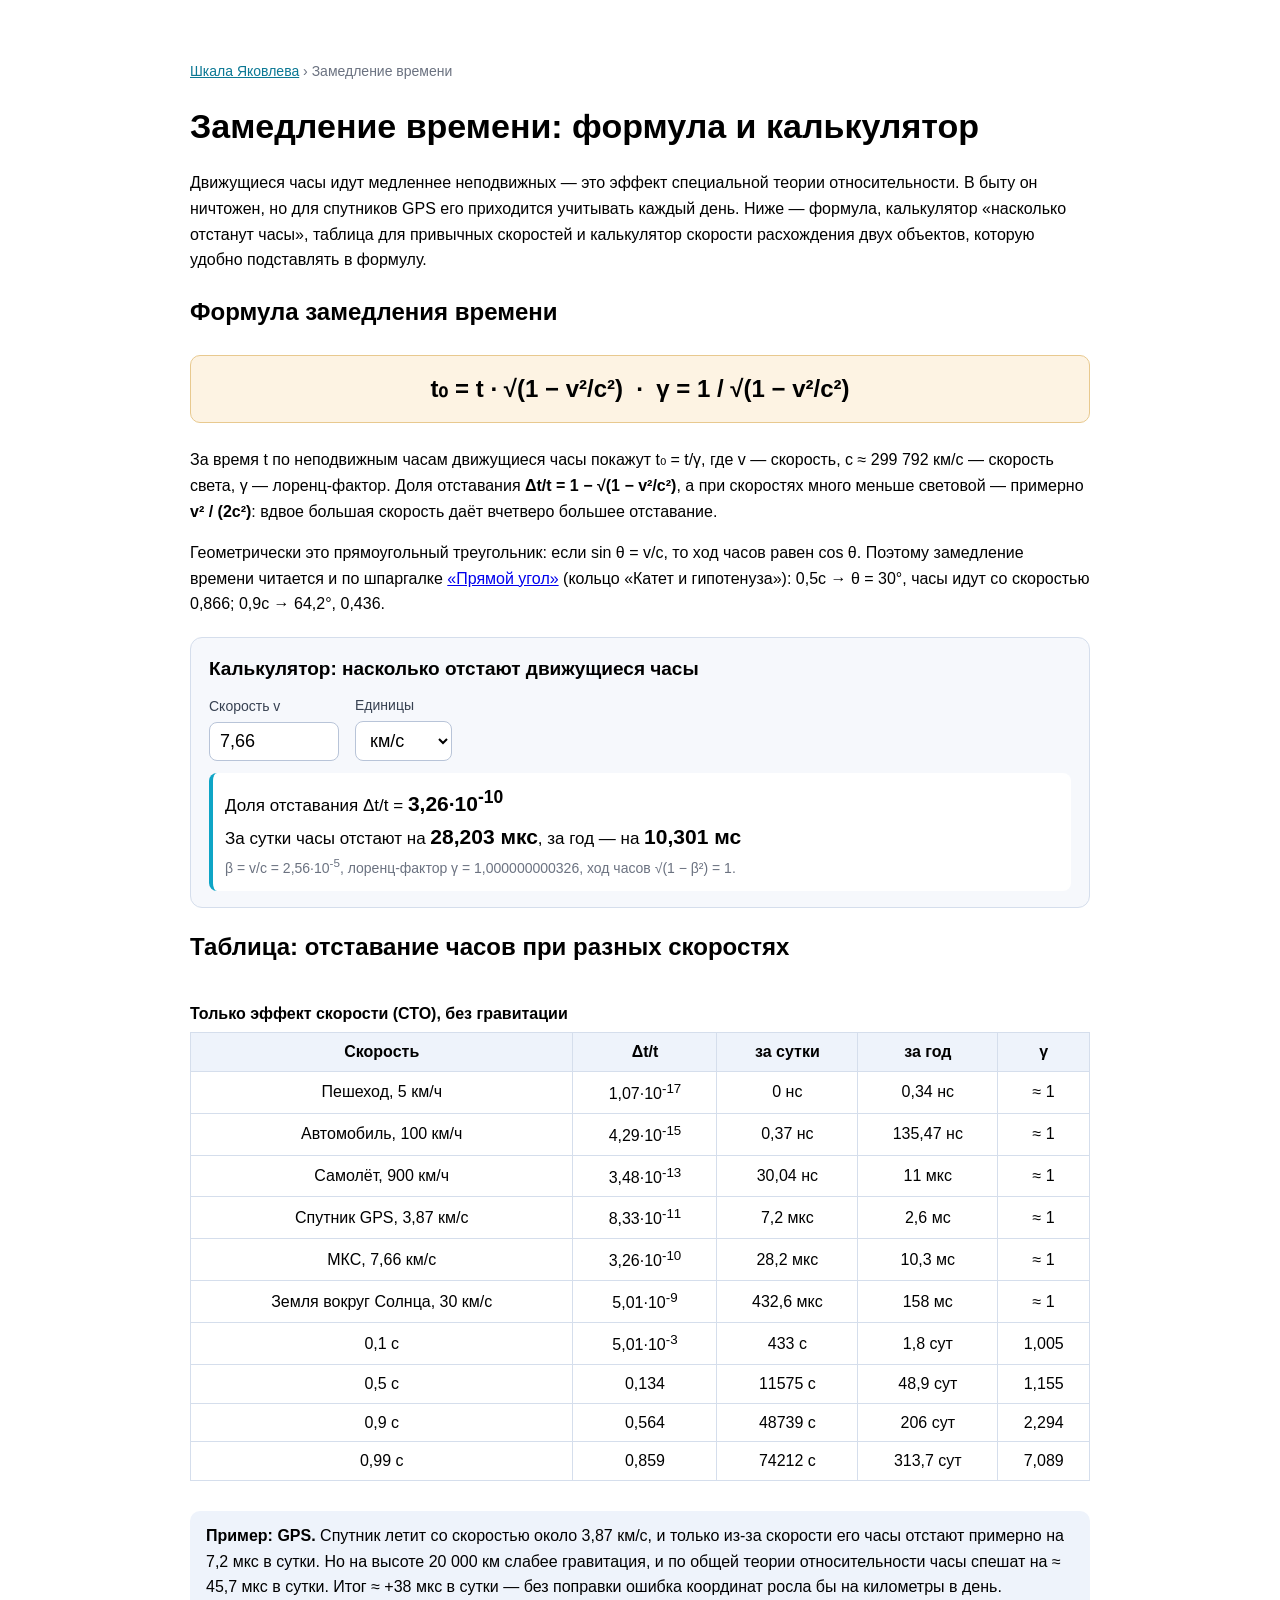
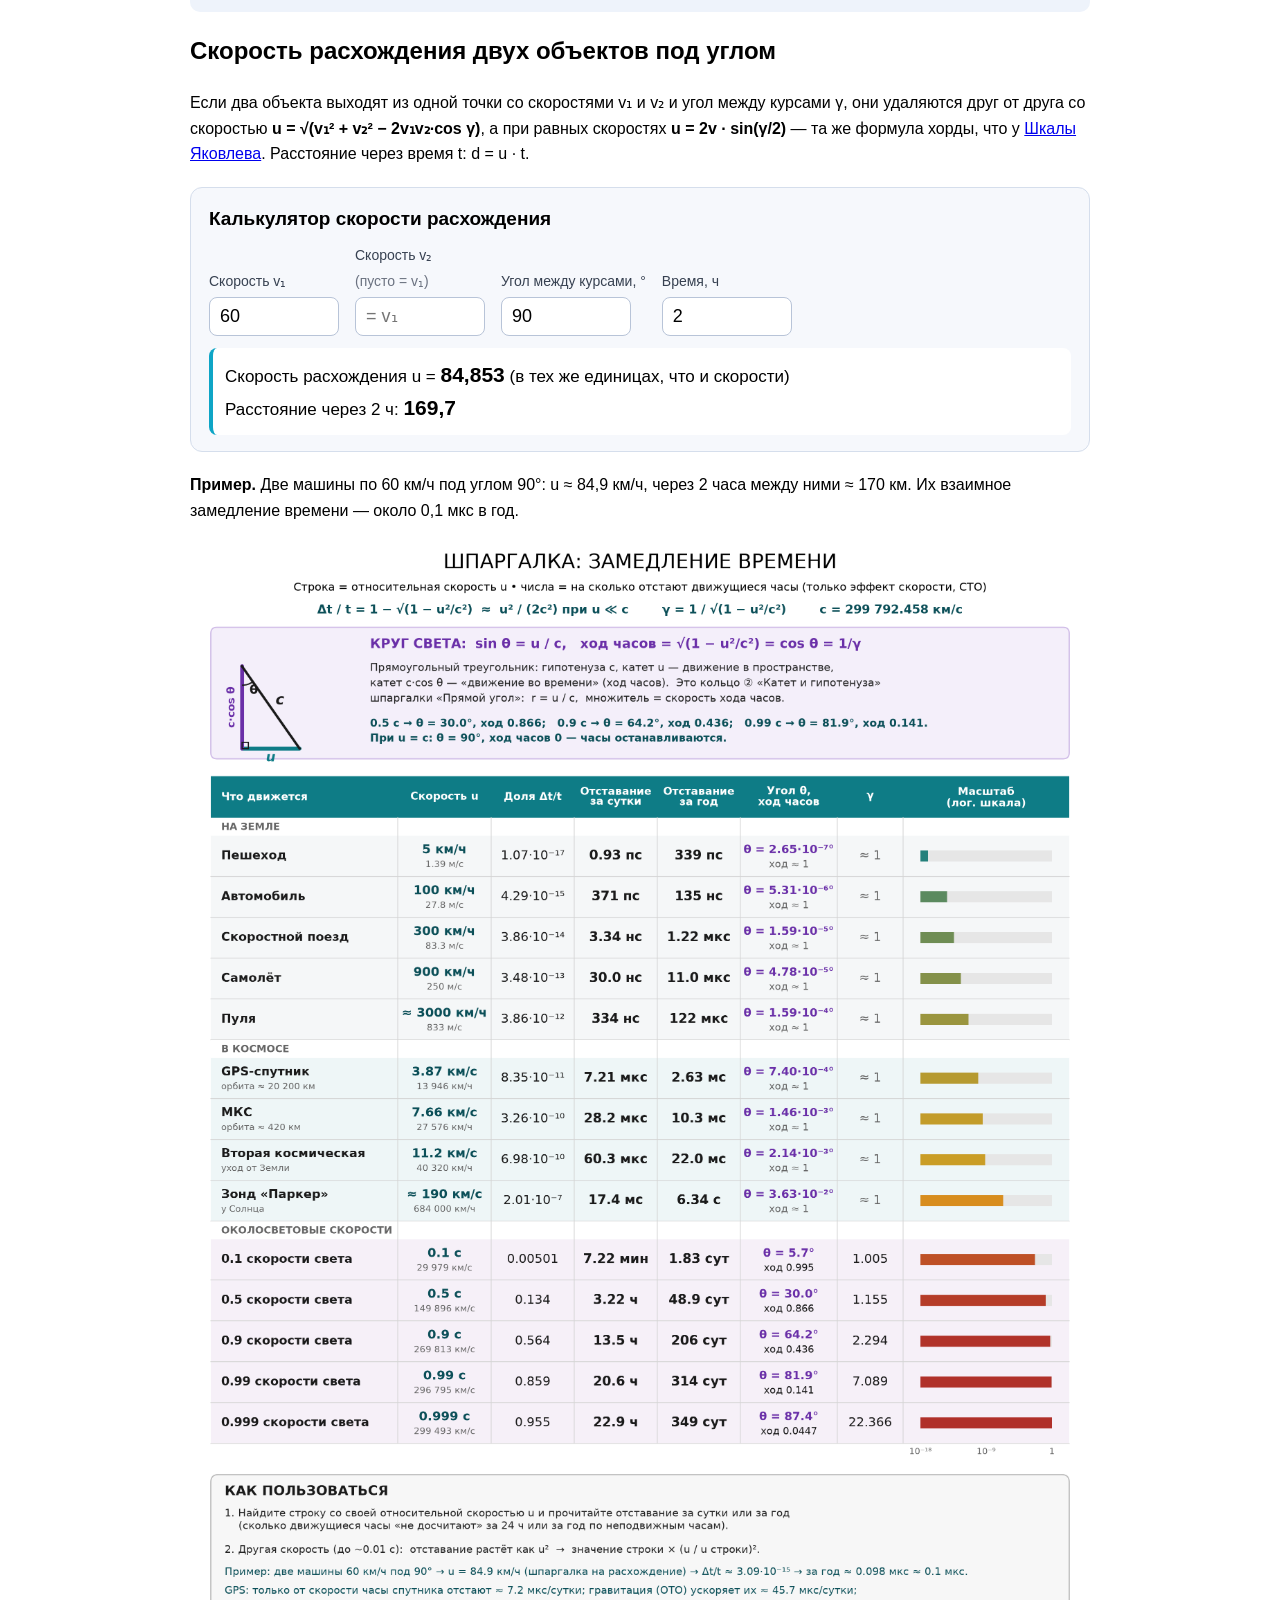
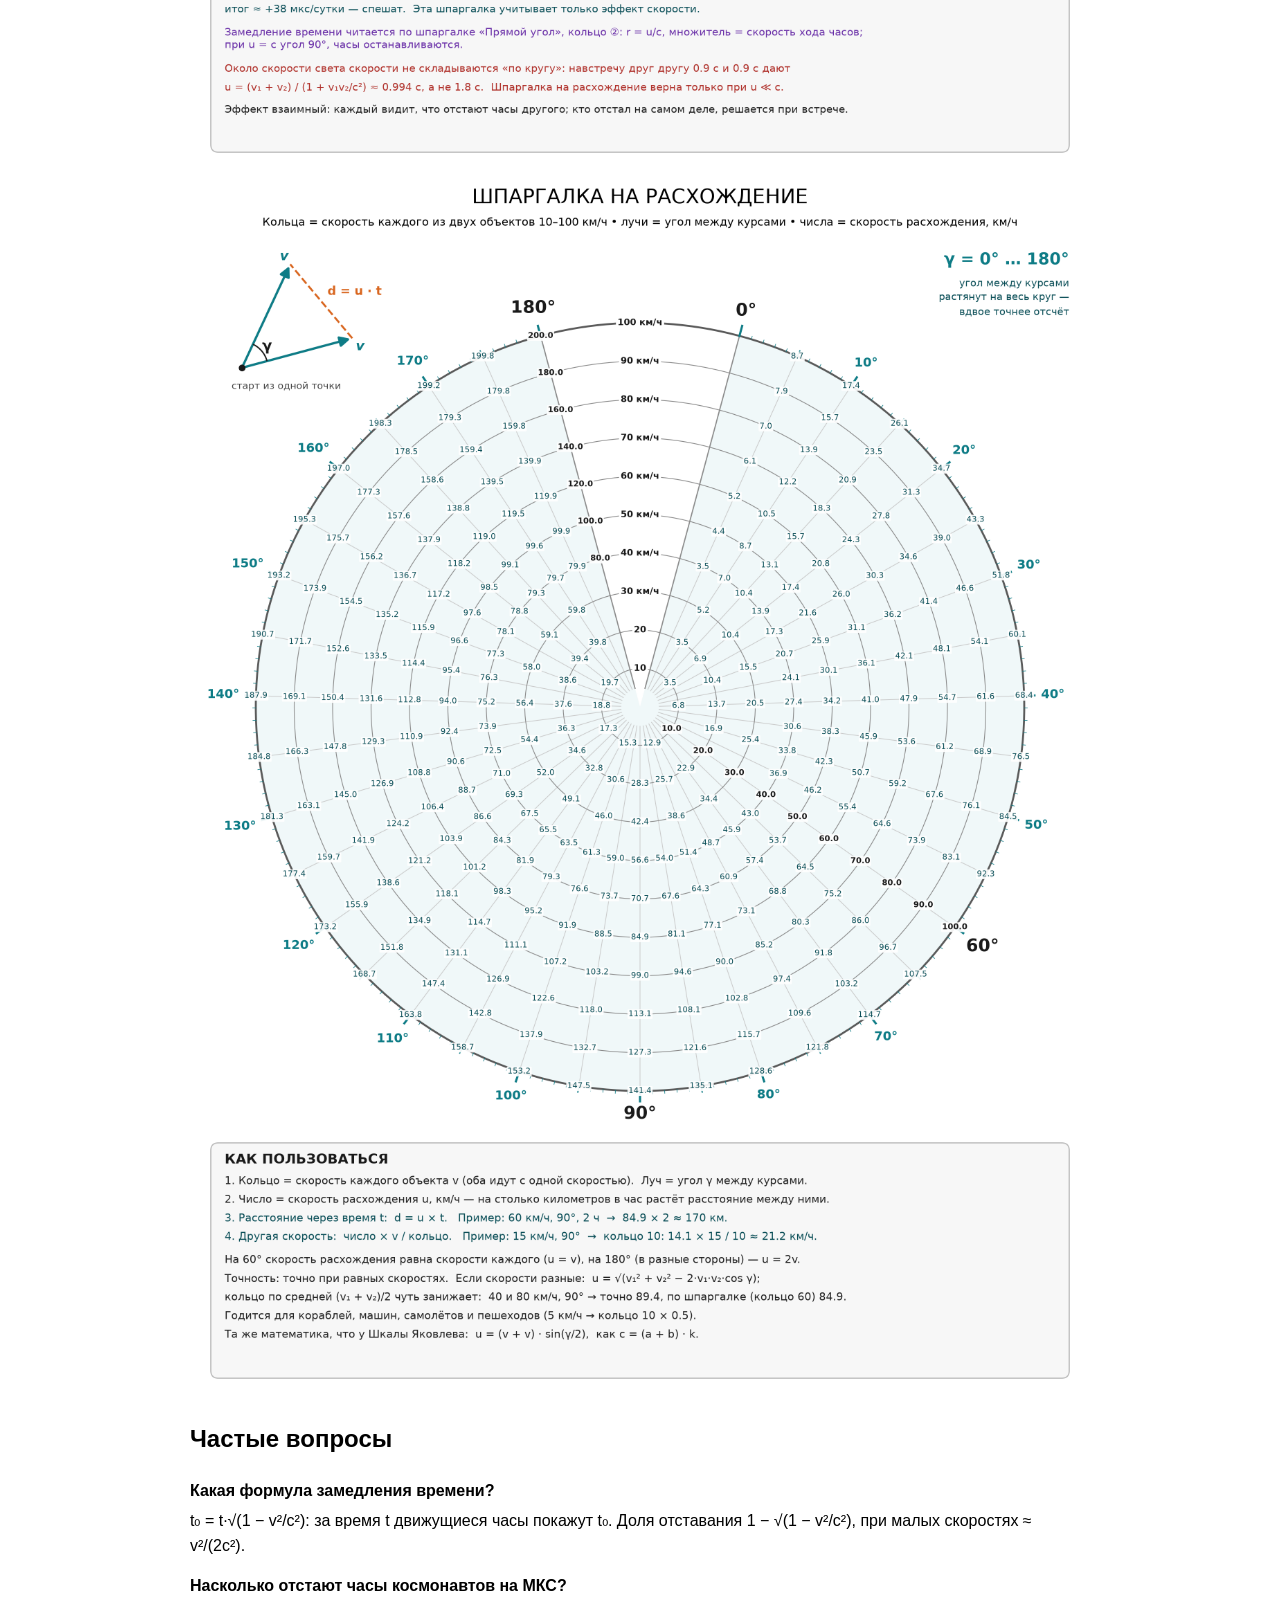
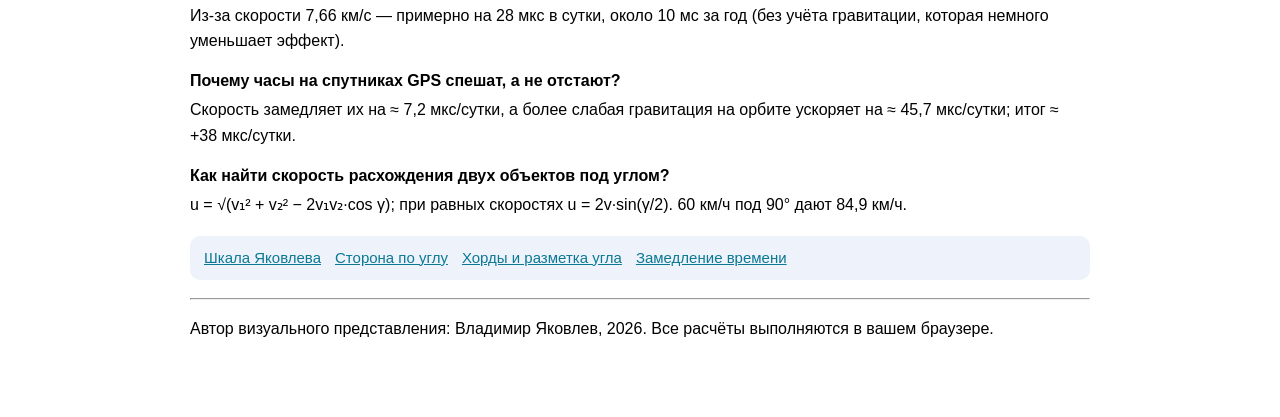
<file: zamedlenie-vremeni/index.html>
<!DOCTYPE html>
<html lang="ru">
<head>
  <meta charset="UTF-8">
  <meta name="viewport" content="width=device-width, initial-scale=1.0">
  <title>Замедление времени: формула и калькулятор — насколько отстают часы</title>
  <meta name="description" content="Формула замедления времени t₀ = t·√(1 − v²/c²): калькулятор отставания часов за сутки и год, таблица для автомобиля, самолёта, МКС, GPS, скорость расхождения под углом.">
  <link rel="canonical" href="https://shkalayakovleva.github.io/zamedlenie-vremeni/">
  <meta name="robots" content="index, follow, max-image-preview:large">
  <meta name="author" content="Владимир Яковлев">
  <meta name="theme-color" content="#03050b">
  <link rel="icon" href="/favicon.ico" sizes="any">
  <link rel="icon" type="image/png" sizes="32x32" href="/favicon-32.png">
  <link rel="apple-touch-icon" href="/apple-touch-icon.png">
  <meta property="og:type" content="article">
  <meta property="og:site_name" content="Шкала Яковлева — Yakovlev Scale">
  <meta property="og:title" content="Замедление времени: формула и калькулятор">
  <meta property="og:description" content="Формула замедления времени t₀ = t·√(1 − v²/c²): калькулятор отставания часов за сутки и год, таблица для автомобиля, самолёта, МКС, GPS, скорость расхождения под углом.">
  <meta property="og:url" content="https://shkalayakovleva.github.io/zamedlenie-vremeni/">
  <meta property="og:image" content="https://shkalayakovleva.github.io/images/og-card.jpg">
  <meta property="og:image:alt" content="Замедление времени — Шкала Яковлева">
  <meta property="og:locale" content="ru_RU">
  <meta name="twitter:card" content="summary_large_image">
  <meta name="twitter:title" content="Замедление времени: формула и калькулятор">
  <meta name="twitter:description" content="Формула замедления времени t₀ = t·√(1 − v²/c²): калькулятор отставания часов за сутки и год, таблица для автомобиля, самолёта, МКС, GPS, скорость расхождения под углом.">
  <meta name="twitter:image" content="https://shkalayakovleva.github.io/images/og-card.jpg">
  <script type="application/ld+json">
{
 "@context": "https://schema.org",
 "@graph": [
  {
   "@type": "WebPage",
   "@id": "https://shkalayakovleva.github.io/zamedlenie-vremeni/#page",
   "url": "https://shkalayakovleva.github.io/zamedlenie-vremeni/",
   "name": "Замедление времени: формула и калькулятор — насколько отстают часы",
   "description": "Формула замедления времени t₀ = t·√(1 − v²/c²): калькулятор отставания часов за сутки и год, таблица для автомобиля, самолёта, МКС, GPS, скорость расхождения под углом.",
   "inLanguage": "ru",
   "isPartOf": {
    "@id": "https://shkalayakovleva.github.io/#website"
   },
   "author": {
    "@id": "https://shkalayakovleva.github.io/#author"
   },
   "breadcrumb": {
    "@id": "https://shkalayakovleva.github.io/zamedlenie-vremeni/#breadcrumb"
   },
   "primaryImageOfPage": "https://shkalayakovleva.github.io/images/og-card.jpg",
   "dateModified": "2026-10-04"
  },
  {
   "@type": "BreadcrumbList",
   "@id": "https://shkalayakovleva.github.io/zamedlenie-vremeni/#breadcrumb",
   "itemListElement": [
    {
     "@type": "ListItem",
     "position": 1,
     "name": "Шкала Яковлева",
     "item": "https://shkalayakovleva.github.io/"
    },
    {
     "@type": "ListItem",
     "position": 2,
     "name": "Замедление времени",
     "item": "https://shkalayakovleva.github.io/zamedlenie-vremeni/"
    }
   ]
  },
  {
   "@type": "FAQPage",
   "@id": "https://shkalayakovleva.github.io/zamedlenie-vremeni/#faq",
   "mainEntity": [
    {
     "@type": "Question",
     "name": "Какая формула замедления времени?",
     "acceptedAnswer": {
      "@type": "Answer",
      "text": "t₀ = t·√(1 − v²/c²): за время t движущиеся часы покажут t₀. Доля отставания 1 − √(1 − v²/c²), при малых скоростях ≈ v²/(2c²)."
     }
    },
    {
     "@type": "Question",
     "name": "Насколько отстают часы космонавтов на МКС?",
     "acceptedAnswer": {
      "@type": "Answer",
      "text": "Из-за скорости 7,66 км/с — примерно на 28 мкс в сутки, около 10 мс за год (без учёта гравитации, которая немного уменьшает эффект)."
     }
    },
    {
     "@type": "Question",
     "name": "Почему часы на спутниках GPS спешат, а не отстают?",
     "acceptedAnswer": {
      "@type": "Answer",
      "text": "Скорость замедляет их на ≈ 7,2 мкс/сутки, а более слабая гравитация на орбите ускоряет на ≈ 45,7 мкс/сутки; итог ≈ +38 мкс/сутки."
     }
    },
    {
     "@type": "Question",
     "name": "Как найти скорость расхождения двух объектов под углом?",
     "acceptedAnswer": {
      "@type": "Answer",
      "text": "u = √(v₁² + v₂² − 2v₁v₂·cos γ); при равных скоростях u = 2v·sin(γ/2). 60 км/ч под 90° дают 84,9 км/ч."
     }
    }
   ]
  }
 ]
}
  </script>
  <style>
    body { font-family: Arial, sans-serif; max-width: 900px; margin: 40px auto; padding: 20px; line-height: 1.6; }
    h1 { font-size: 34px; line-height: 1.25; }
    img { width: 100%; height: auto; }
    .formula { font-size: 24px; font-weight: bold; text-align: center; background: #fdf3e3;
      border: 1px solid #e8c98f; border-radius: 10px; padding: 14px; margin: 24px 0; }
    .note { background: #eef3fb; border-radius: 10px; padding: 12px 16px; }
    @media (max-width: 600px) { body { margin: 16px auto; } h1 { font-size: 27px; } .formula { font-size: 20px; } }
  </style>
  <link rel="stylesheet" href="/assets/calc.css?v=1">
</head>
<body>

<nav class="crumbs" aria-label="Навигация"><a href="/">Шкала Яковлева</a> › Замедление времени</nav>
<h1>Замедление времени: формула и калькулятор</h1>

<p>
Движущиеся часы идут медленнее неподвижных — это эффект специальной теории
относительности. В быту он ничтожен, но для спутников GPS его приходится
учитывать каждый день. Ниже — формула, калькулятор «насколько отстанут часы»,
таблица для привычных скоростей и калькулятор скорости расхождения двух объектов,
которую удобно подставлять в формулу.
</p>

<h2>Формула замедления времени</h2>

<div class="formula">t₀ = t · √(1 − v²/c²) &nbsp;·&nbsp; γ = 1 / √(1 − v²/c²)</div>

<p>
За время t по неподвижным часам движущиеся часы покажут t₀ = t/γ, где v —
скорость, c ≈ 299 792 км/с — скорость света, γ — лоренц-фактор. Доля
отставания <b>Δt/t = 1 − √(1 − v²/c²)</b>, а при скоростях много меньше
световой — примерно <b>v² / (2c²)</b>: вдвое большая скорость даёт вчетверо
большее отставание.
</p>

<p>
Геометрически это прямоугольный треугольник: если sin θ = v/c, то ход часов
равен cos θ. Поэтому замедление времени читается и по шпаргалке
<a href="/#right-angle">«Прямой угол»</a> (кольцо «Катет и гипотенуза»):
0,5c → θ = 30°, часы идут со скоростью 0,866; 0,9c → 64,2°, 0,436.
</p>

<form class="calc" id="calc-dilation" autocomplete="off">
  <h3>Калькулятор: насколько отстают движущиеся часы</h3>
  <div class="row">
    <label>Скорость v<input name="v" inputmode="decimal" value="7,66"></label>
    <label>Единицы<select name="unit">
      <option value="kmh">км/ч</option>
      <option value="ms">м/с</option>
      <option value="kms" selected>км/с</option>
      <option value="c">доля c</option>
    </select></label>
  </div>
  <div class="out" aria-live="polite"></div>
</form>

<h2>Таблица: отставание часов при разных скоростях</h2>

<div class="tbl-wrap">
<table class="tbl">
  <caption>Только эффект скорости (СТО), без гравитации</caption>
  <thead><tr><th>Скорость</th><th>Δt/t</th><th>за сутки</th><th>за год</th><th>γ</th></tr></thead>
  <tbody>
    <tr><td>Пешеход, 5 км/ч</td><td>1,07·10<sup>-17</sup></td><td>0 нс</td><td>0,34 нс</td><td>≈ 1</td></tr>
    <tr><td>Автомобиль, 100 км/ч</td><td>4,29·10<sup>-15</sup></td><td>0,37 нс</td><td>135,47 нс</td><td>≈ 1</td></tr>
    <tr><td>Самолёт, 900 км/ч</td><td>3,48·10<sup>-13</sup></td><td>30,04 нс</td><td>11 мкс</td><td>≈ 1</td></tr>
    <tr><td>Спутник GPS, 3,87 км/с</td><td>8,33·10<sup>-11</sup></td><td>7,2 мкс</td><td>2,6 мс</td><td>≈ 1</td></tr>
    <tr><td>МКС, 7,66 км/с</td><td>3,26·10<sup>-10</sup></td><td>28,2 мкс</td><td>10,3 мс</td><td>≈ 1</td></tr>
    <tr><td>Земля вокруг Солнца, 30 км/с</td><td>5,01·10<sup>-9</sup></td><td>432,6 мкс</td><td>158 мс</td><td>≈ 1</td></tr>
    <tr><td>0,1 c</td><td>5,01·10<sup>-3</sup></td><td>433 с</td><td>1,8 сут</td><td>1,005</td></tr>
    <tr><td>0,5 c</td><td>0,134</td><td>11575 с</td><td>48,9 сут</td><td>1,155</td></tr>
    <tr><td>0,9 c</td><td>0,564</td><td>48739 с</td><td>206 сут</td><td>2,294</td></tr>
    <tr><td>0,99 c</td><td>0,859</td><td>74212 с</td><td>313,7 сут</td><td>7,089</td></tr>
  </tbody>
</table>
</div>

<p class="note">
<b>Пример: GPS.</b> Спутник летит со скоростью около 3,87 км/с, и только из-за
скорости его часы отстают примерно на 7,2 мкс в сутки. Но на высоте 20 000 км
слабее гравитация, и по общей теории относительности часы спешат на ≈ 45,7 мкс
в сутки. Итог ≈ +38 мкс в сутки — без поправки ошибка координат росла бы на
километры в день.
</p>

<h2>Скорость расхождения двух объектов под углом</h2>

<p>
Если два объекта выходят из одной точки со скоростями v₁ и v₂ и угол между
курсами γ, они удаляются друг от друга со скоростью
<b>u = √(v₁² + v₂² − 2v₁v₂·cos γ)</b>, а при равных скоростях
<b>u = 2v · sin(γ/2)</b> — та же формула хорды, что у
<a href="/">Шкалы Яковлева</a>. Расстояние через время t: d = u · t.
</p>

<form class="calc" id="calc-diverge" autocomplete="off">
  <h3>Калькулятор скорости расхождения</h3>
  <div class="row">
    <label>Скорость v₁<input name="v1" inputmode="decimal" value="60"></label>
    <label>Скорость v₂ <span class="hint">(пусто = v₁)</span><input name="v2" inputmode="decimal" placeholder="= v₁"></label>
    <label>Угол между курсами, °<input name="g" inputmode="decimal" value="90"></label>
    <label>Время, ч<input name="t" inputmode="decimal" value="2"></label>
  </div>
  <div class="out" aria-live="polite"></div>
</form>

<p><b>Пример.</b> Две машины по 60 км/ч под углом 90°: u ≈ 84,9 км/ч, через 2 часа
между ними ≈ 170 км. Их взаимное замедление времени — около 0,1 мкс в год.</p>

<img src="/images/cheatsheet-time-dilation.png" width="2600" height="3545" loading="lazy" decoding="async"
     alt="Шпаргалка «Замедление времени»: отставание часов за сутки и за год при скоростях от 5 км/ч до 0,999 скорости света">

<img src="/images/cheatsheet-divergence.png" width="2600" height="3520" loading="lazy" decoding="async"
     alt="Круговая шпаргалка «Расхождение»: скорость расхождения двух объектов по скорости 10–100 км/ч и углу между курсами">

<h2 id="faq">Частые вопросы</h2>
<dl class="faq">
  <dt>Какая формула замедления времени?</dt>
  <dd>t₀ = t·√(1 − v²/c²): за время t движущиеся часы покажут t₀. Доля отставания 1 − √(1 − v²/c²), при малых скоростях ≈ v²/(2c²).</dd>
  <dt>Насколько отстают часы космонавтов на МКС?</dt>
  <dd>Из-за скорости 7,66 км/с — примерно на 28 мкс в сутки, около 10 мс за год (без учёта гравитации, которая немного уменьшает эффект).</dd>
  <dt>Почему часы на спутниках GPS спешат, а не отстают?</dt>
  <dd>Скорость замедляет их на ≈ 7,2 мкс/сутки, а более слабая гравитация на орбите ускоряет на ≈ 45,7 мкс/сутки; итог ≈ +38 мкс/сутки.</dd>
  <dt>Как найти скорость расхождения двух объектов под углом?</dt>
  <dd>u = √(v₁² + v₂² − 2v₁v₂·cos γ); при равных скоростях u = 2v·sin(γ/2). 60 км/ч под 90° дают 84,9 км/ч.</dd>
</dl>

<nav class="site-nav" aria-label="Разделы сайта">
  <a href="/">Шкала Яковлева</a>
  <a href="/storona-po-uglu/">Сторона по углу</a>
  <a href="/hordy/">Хорды и разметка угла</a>
  <a href="/zamedlenie-vremeni/" aria-current="page">Замедление времени</a>
</nav>

<hr>
<p>Автор визуального представления: Владимир Яковлев, 2026. Все расчёты выполняются в вашем браузере.</p>

<script src="/assets/calc.js?v=1" defer></script>
<script>
/* Счётчик заходов (скрытый): +1 за визит (сессию), +1 за нового посетителя (браузер) */
(function(){try{var A='https://abacus.jasoncameron.dev/hit/shkalayakovleva/';
if(!sessionStorage.getItem('sy_v')){sessionStorage.setItem('sy_v','1');fetch(A+'site-visits').catch(function(){});}
if(!localStorage.getItem('sy_u')){localStorage.setItem('sy_u','1');fetch(A+'site-uniques').catch(function(){});}}catch(e){}})();
</script>
</body>
</html>
</file>
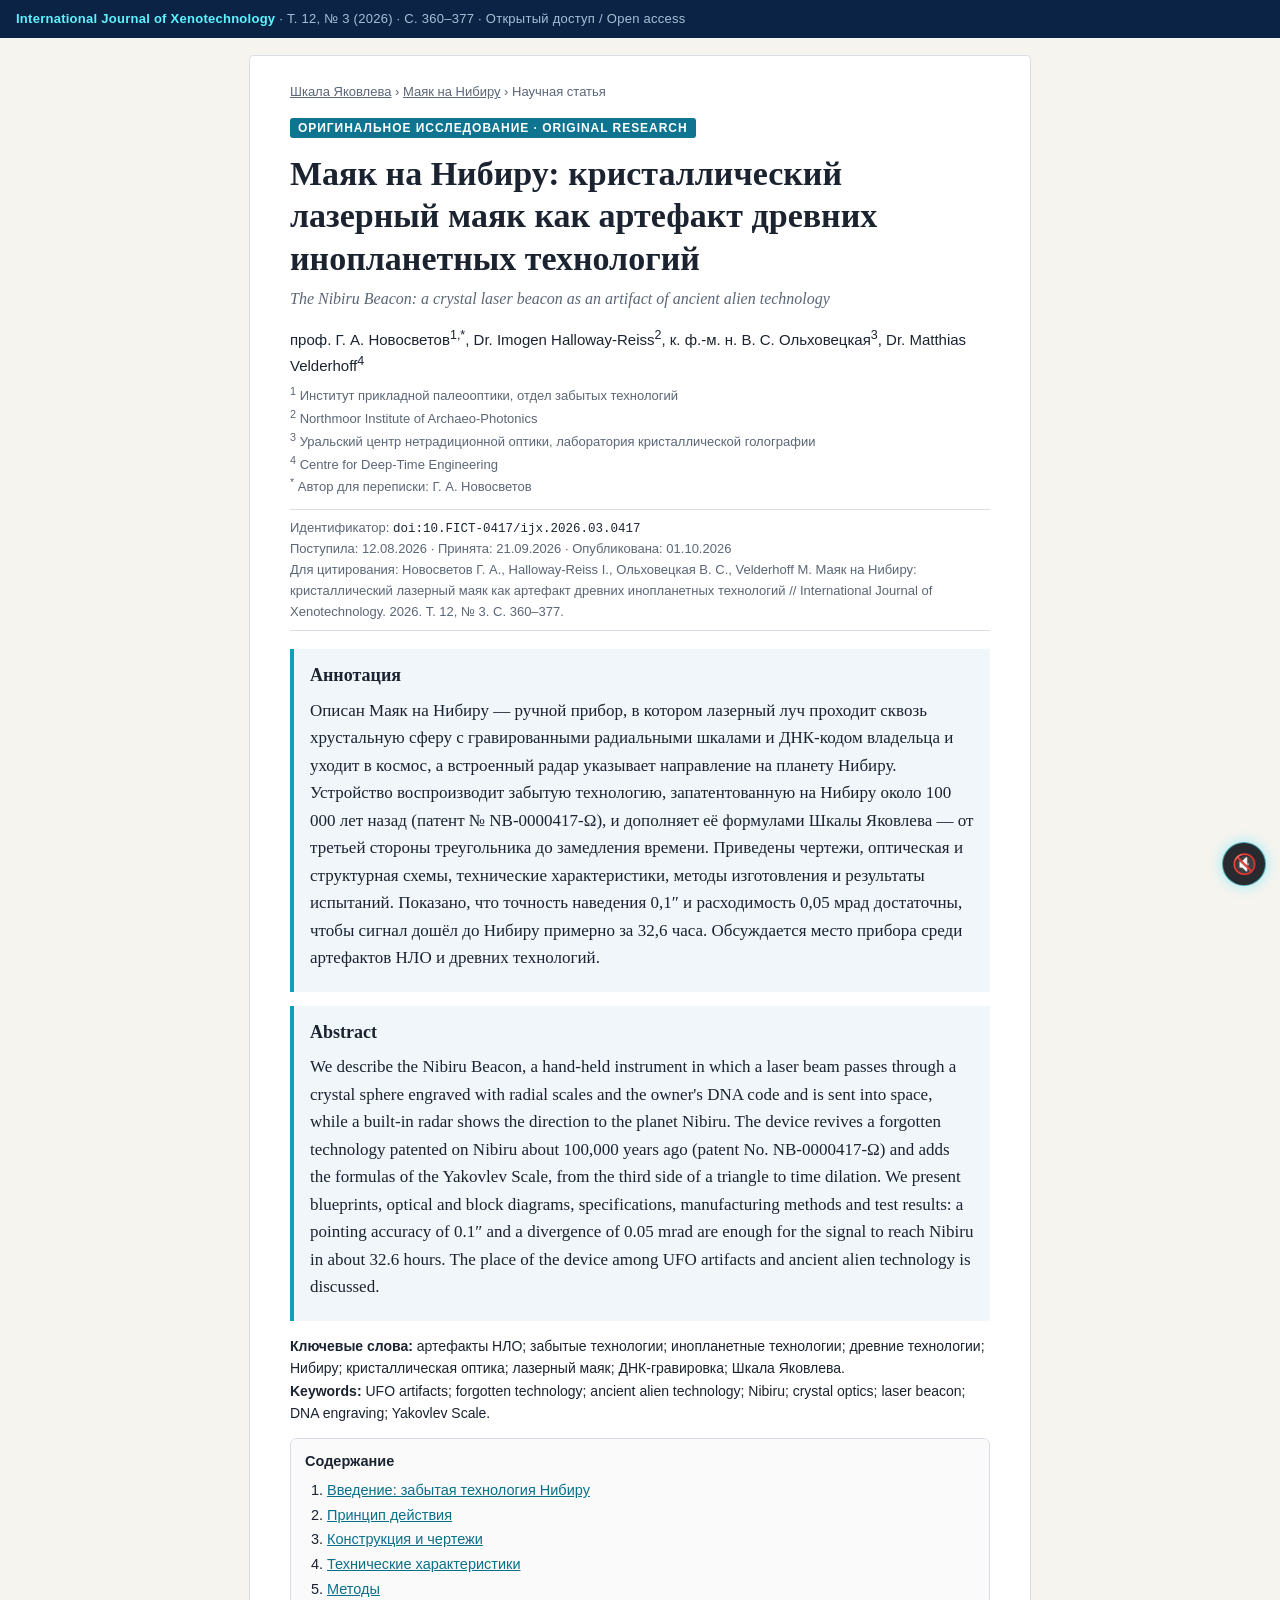
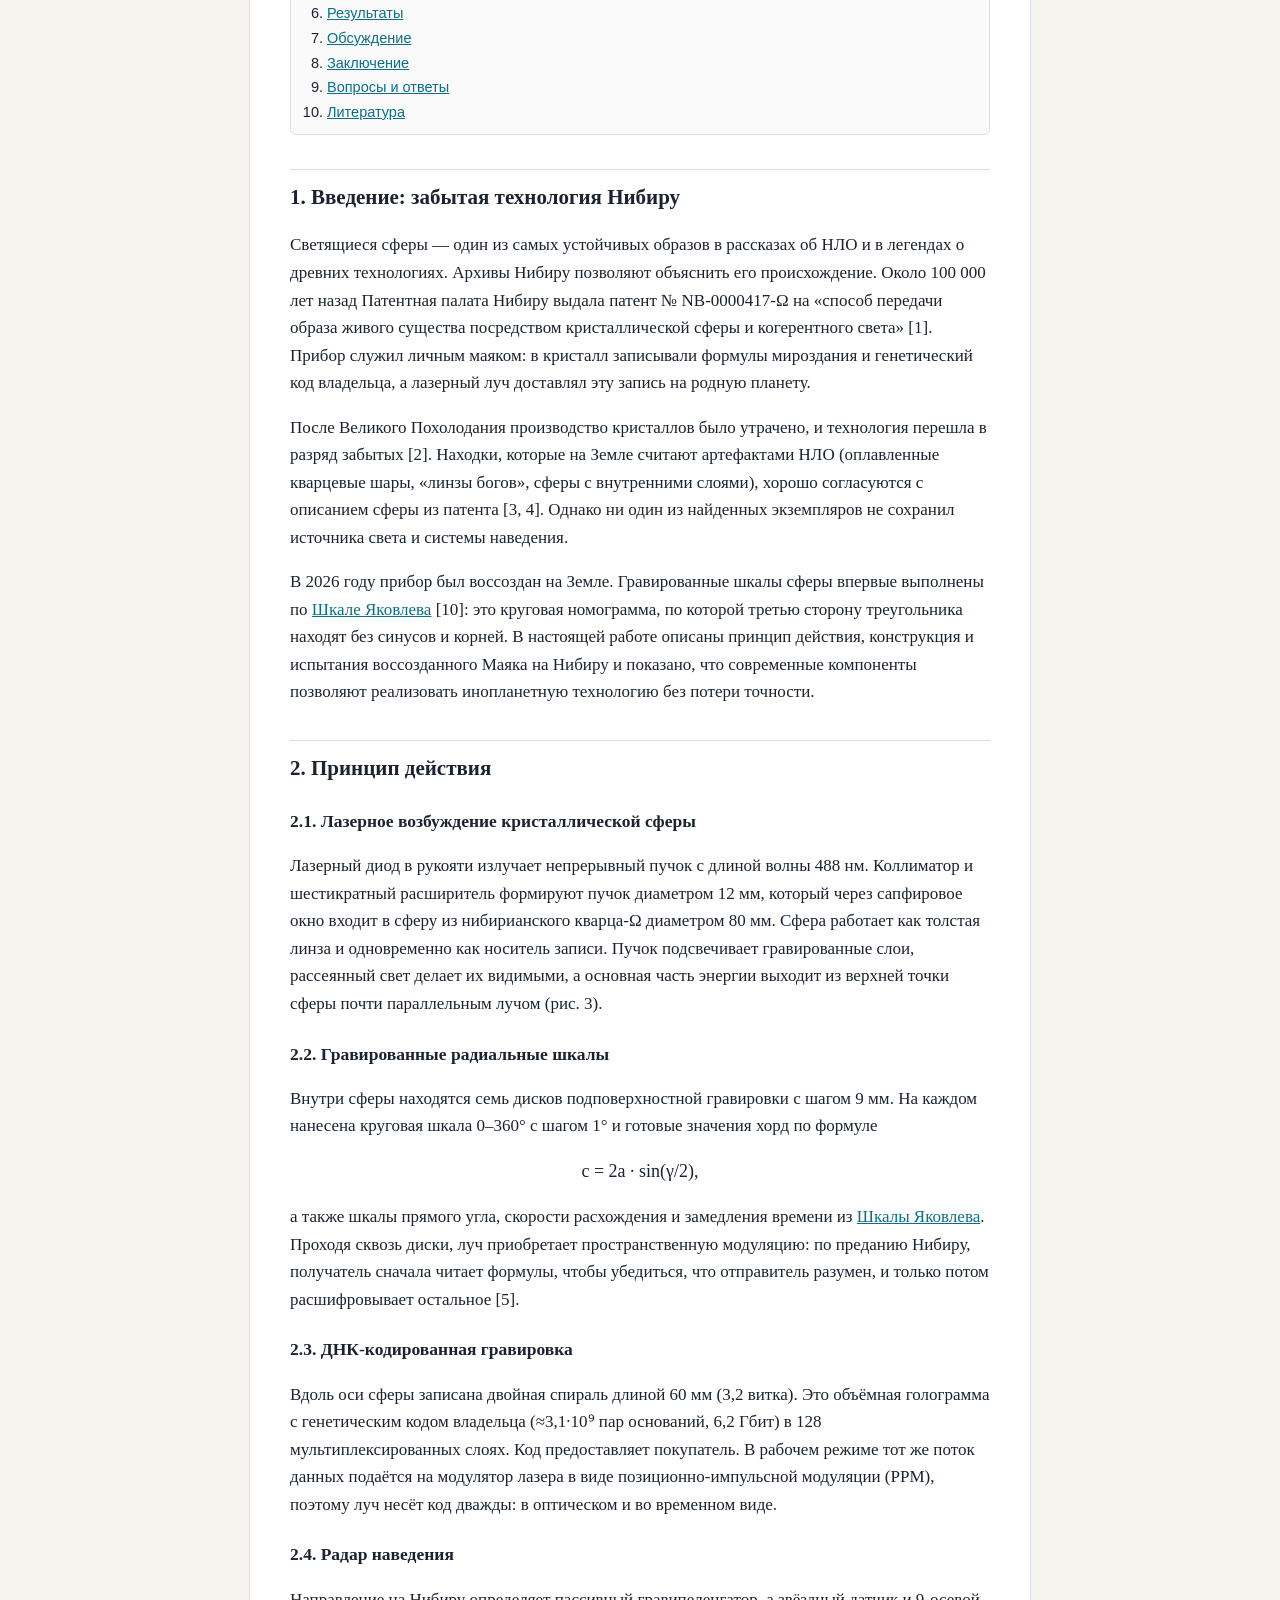
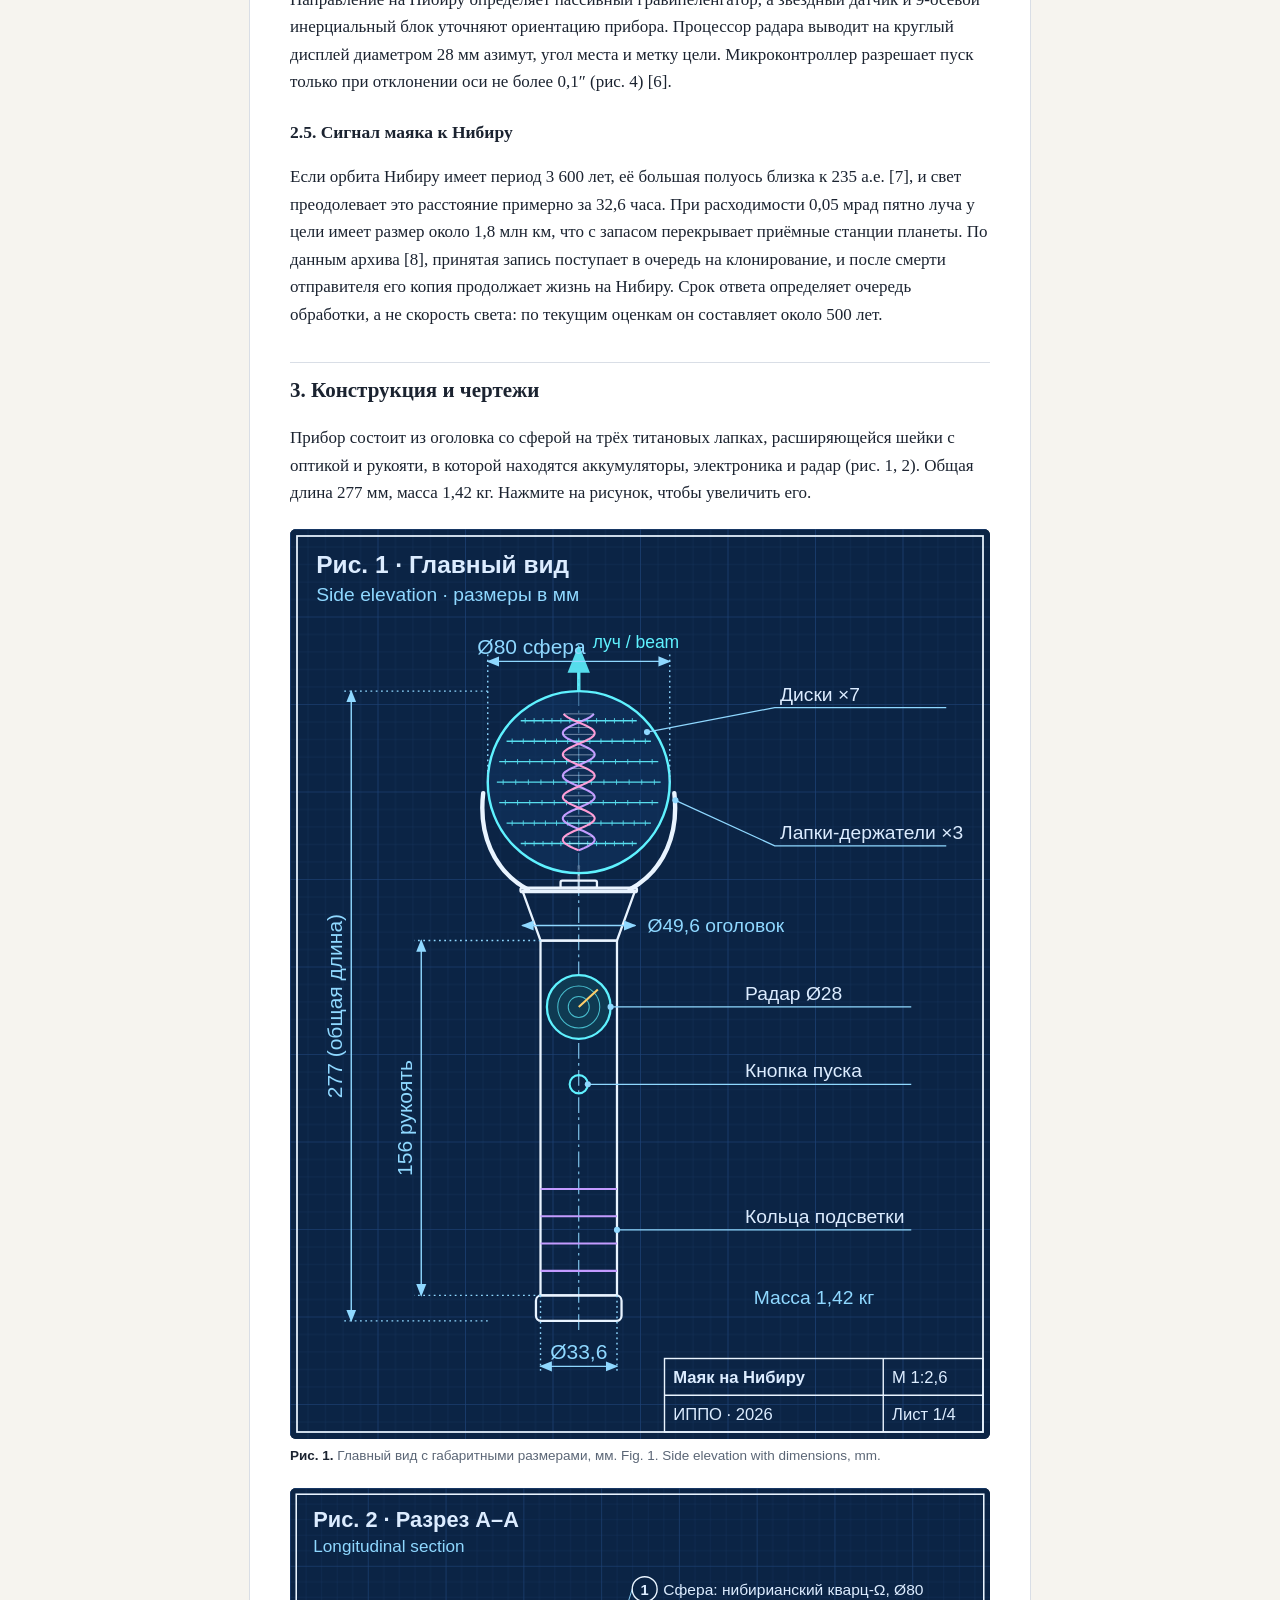
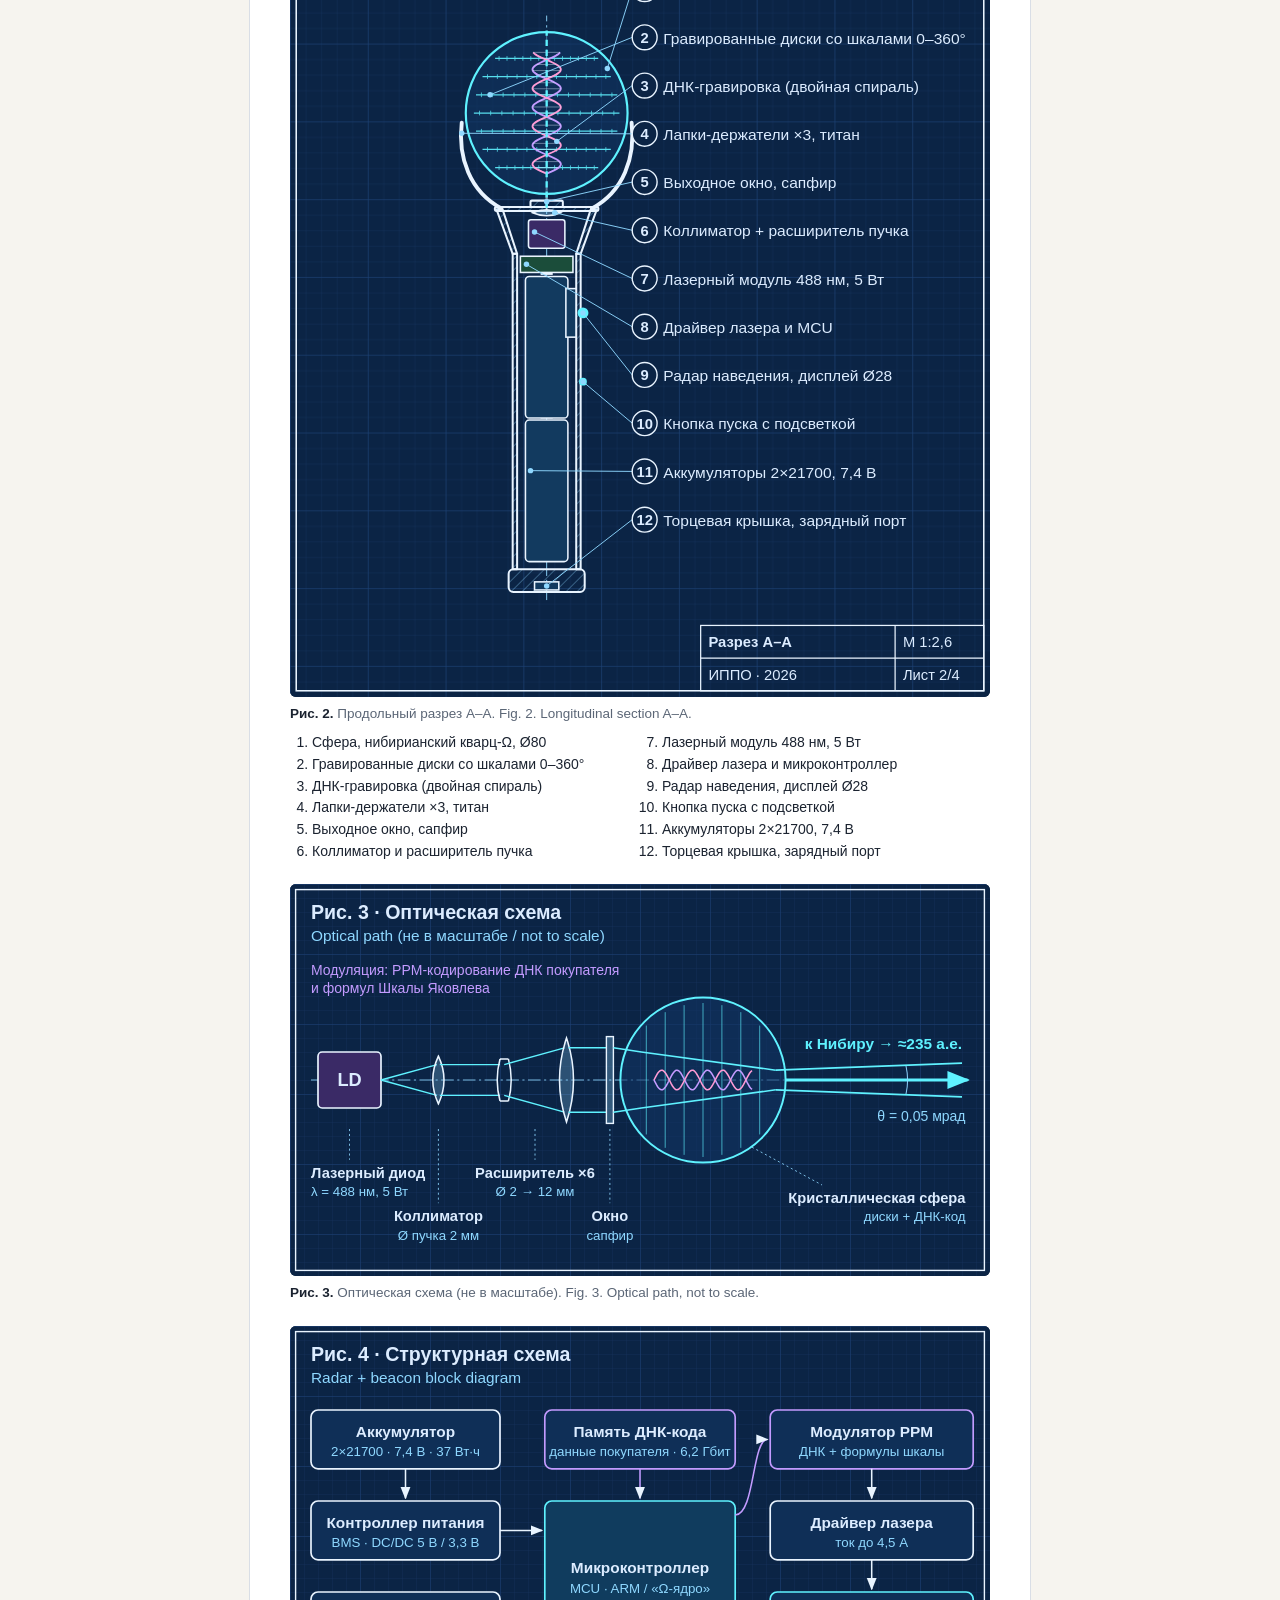
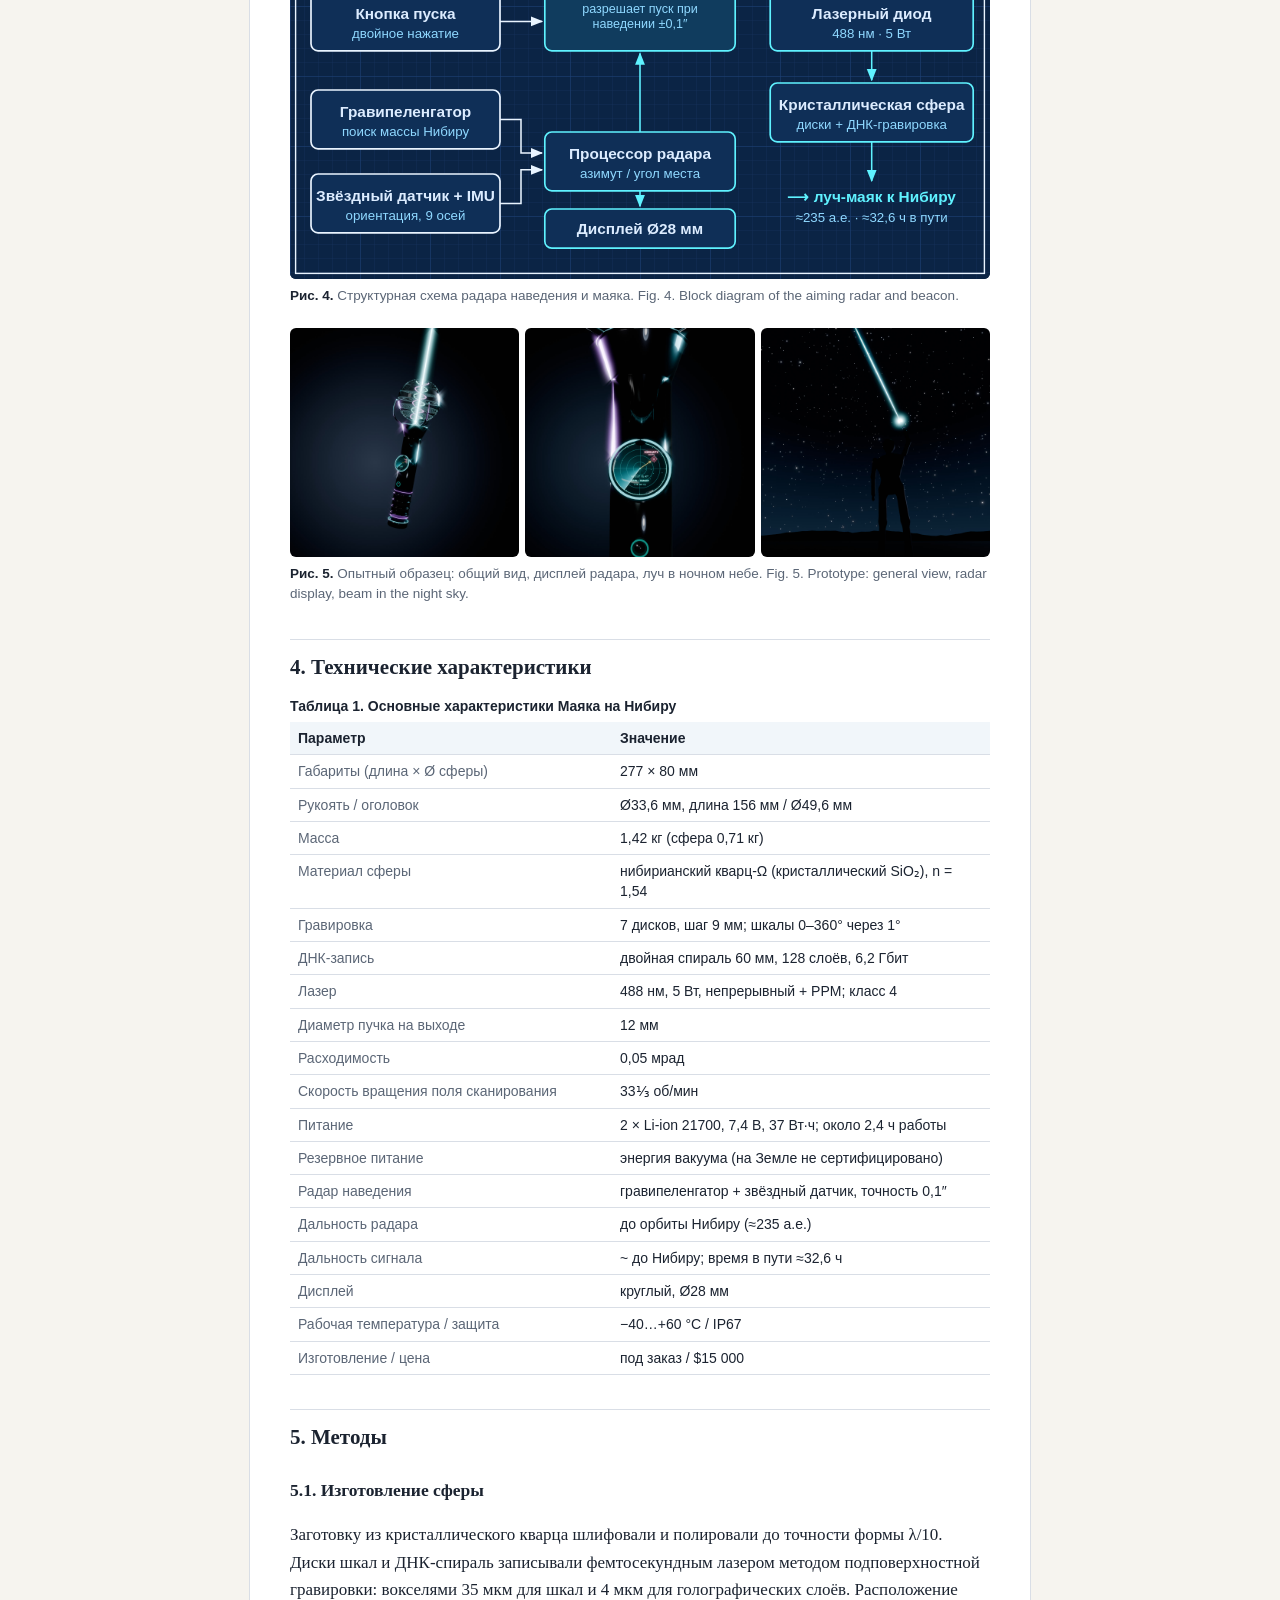
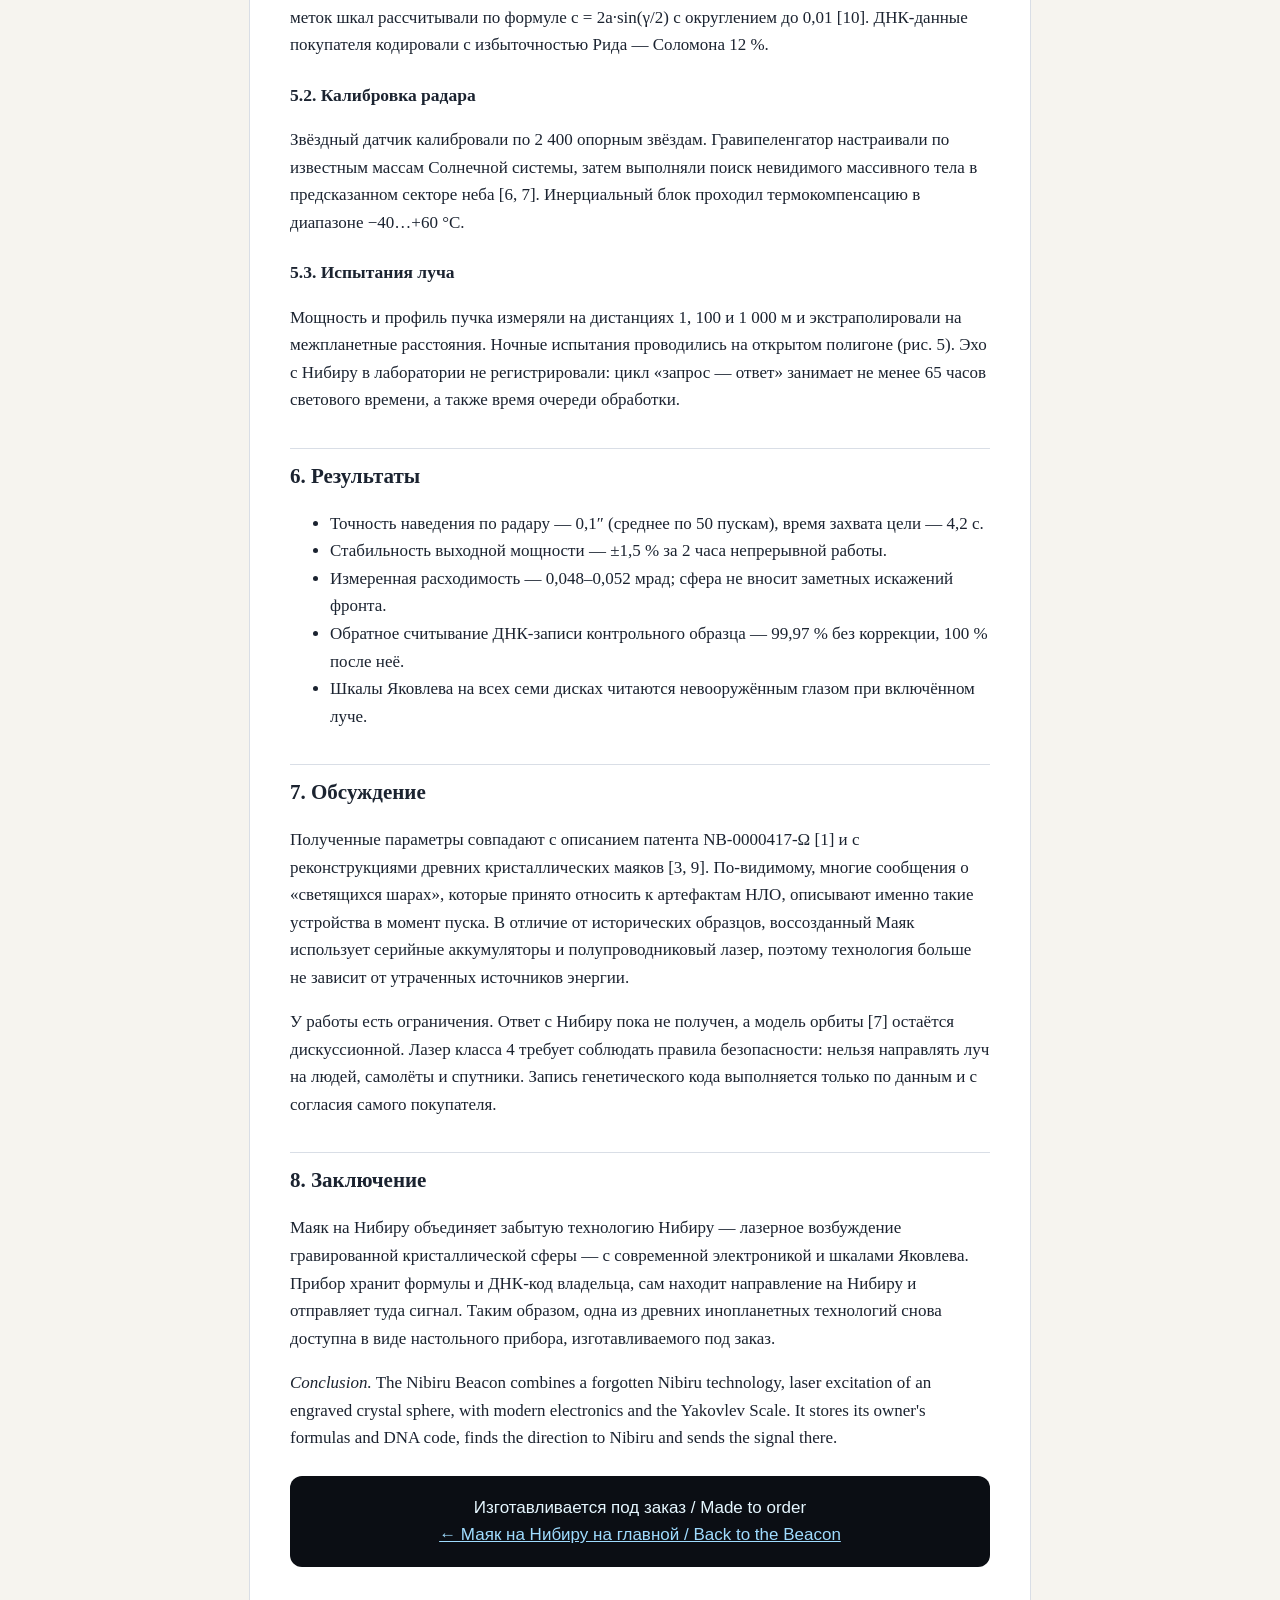
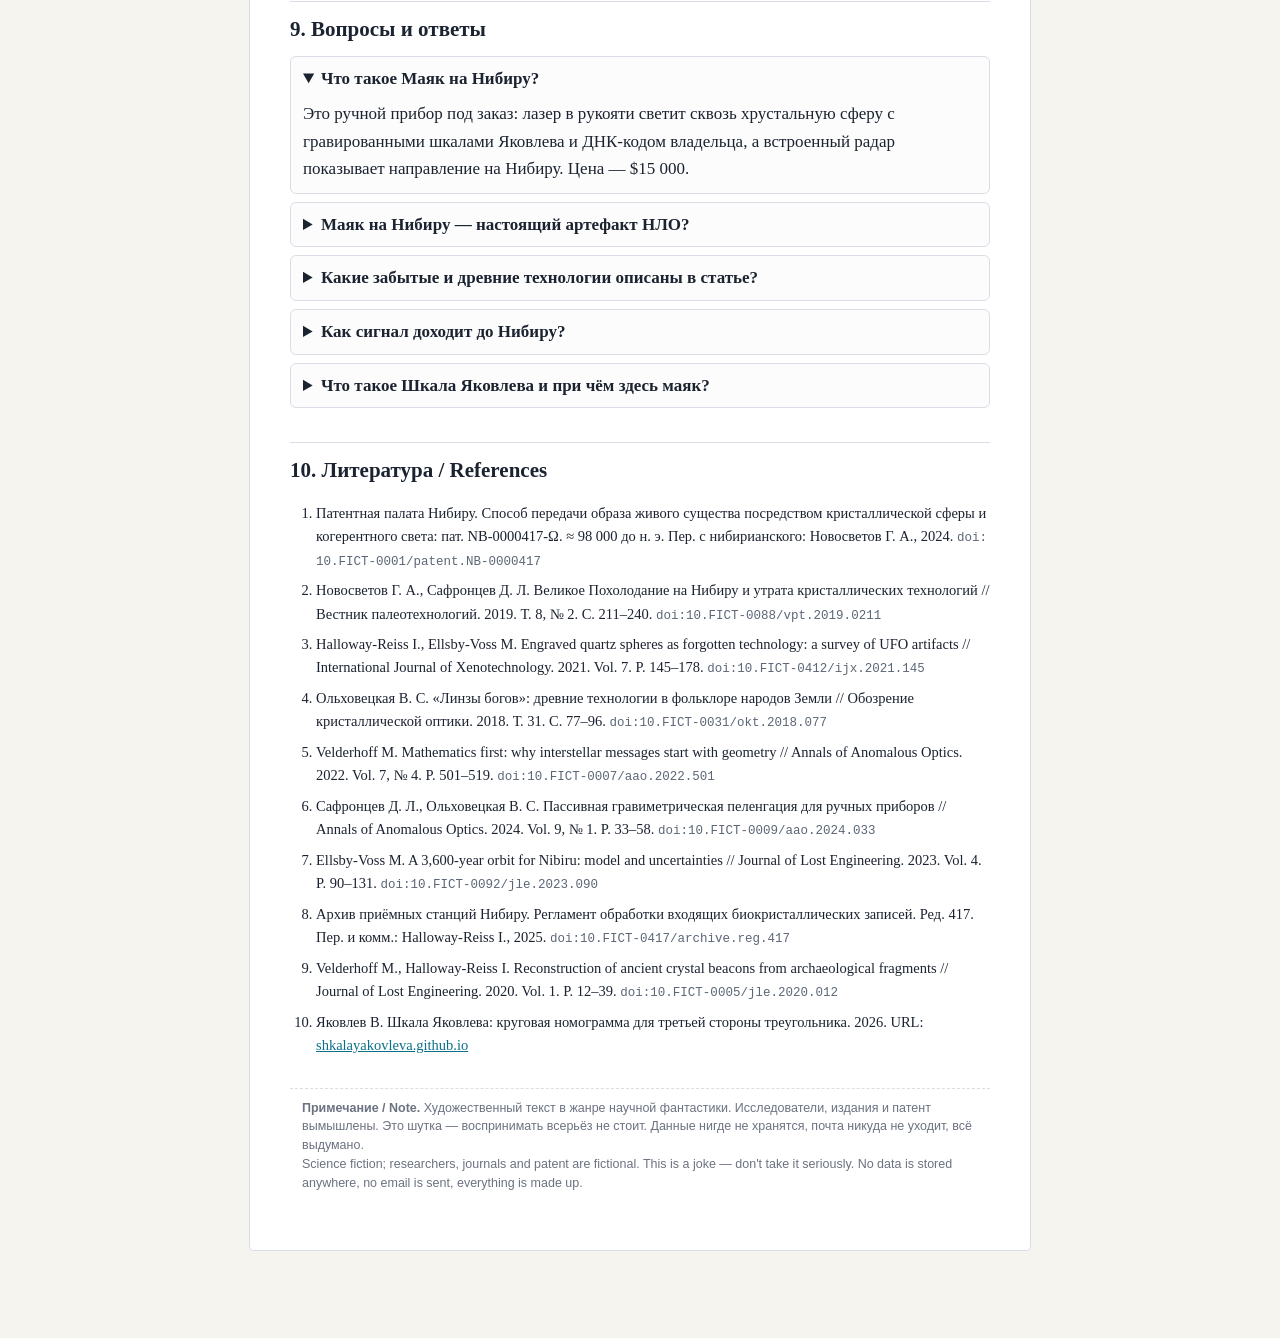
<file: nibiru-beacon-ufo-artifact.html>
<!DOCTYPE html>
<html lang="ru">
<head>
  <meta charset="UTF-8">
  <meta name="viewport" content="width=device-width, initial-scale=1.0">
  <title>Маяк на Нибиру: артефакт НЛО и забытые инопланетные технологии — научная статья</title>
  <meta name="description" content="Научно-фантастическая статья о Маяке на Нибиру: кристаллическая сфера, лазер 488 нм, ДНК-гравировка и радар наведения. Древние технологии, артефакты НЛО, чертежи и характеристики.">
  <link rel="canonical" href="https://shkalayakovleva.github.io/nibiru-beacon-ufo-artifact.html">
  <meta name="robots" content="index, follow, max-image-preview:large">
  <meta name="author" content="Владимир Яковлев">
  <meta name="theme-color" content="#0b2445">
  <link rel="icon" href="/favicon.ico" sizes="any">
  <link rel="icon" type="image/png" sizes="32x32" href="/favicon-32.png">
  <link rel="apple-touch-icon" href="/apple-touch-icon.png">

  <meta property="og:type" content="article">
  <meta property="og:site_name" content="Шкала Яковлева — Yakovlev Scale">
  <meta property="og:title" content="Маяк на Нибиру: научная статья об артефакте инопланетных технологий">
  <meta property="og:description" content="Кристаллическая сфера, лазер, ДНК-гравировка и радар наведения на Нибиру: чертежи, характеристики и история «забытой технологии». UFO artifacts &amp; ancient alien technology.">
  <meta property="og:url" content="https://shkalayakovleva.github.io/nibiru-beacon-ufo-artifact.html">
  <meta property="og:image" content="https://shkalayakovleva.github.io/images/og-beacon-paper.jpg">
  <meta property="og:image:secure_url" content="https://shkalayakovleva.github.io/images/og-beacon-paper.jpg">
  <meta property="og:image:type" content="image/jpeg">
  <meta property="og:image:width" content="1200">
  <meta property="og:image:height" content="630">
  <meta property="og:image:alt" content="Маяк на Нибиру: хрустальная сфера на рукояти с лучом лазера — научная статья">
  <meta property="og:locale" content="ru_RU">
  <meta property="og:locale:alternate" content="en_US">
  <meta property="article:published_time" content="2026-10-01">
  <meta property="article:section" content="Science fiction">
  <meta property="article:tag" content="артефакты НЛО">
  <meta property="article:tag" content="забытые технологии">
  <meta property="article:tag" content="Нибиру">

  <meta name="twitter:card" content="summary_large_image">
  <meta name="twitter:title" content="Маяк на Нибиру: научная статья об артефакте инопланетных технологий">
  <meta name="twitter:description" content="Кристаллическая сфера, лазер 488 нм, ДНК-гравировка и радар наведения. Nibiru Beacon: ancient alien technology, blueprints and specs.">
  <meta name="twitter:image" content="https://shkalayakovleva.github.io/images/og-beacon-paper.jpg">
  <meta name="twitter:image:alt" content="Маяк на Нибиру — Nibiru Beacon research paper">

  <script type="application/ld+json">
{
 "@context": "https://schema.org",
 "@graph": [
  {
   "@type": "ScholarlyArticle",
   "@id": "https://shkalayakovleva.github.io/nibiru-beacon-ufo-artifact.html#article",
   "headline": "Маяк на Нибиру: кристаллический лазерный маяк как артефакт древних инопланетных технологий",
   "alternativeHeadline": "The Nibiru Beacon: a crystal laser beacon as an artifact of ancient alien technology",
   "description": "Научно-фантастическая статья о Маяке на Нибиру: кристаллическая сфера, лазер 488 нм, ДНК-гравировка и радар наведения; чертежи, характеристики, история забытой технологии.",
   "abstract": "Описан Маяк на Нибиру — ручной прибор, в котором лазерный луч проходит сквозь хрустальную сферу с гравированными радиальными шкалами и ДНК-кодом владельца и уходит в космос, а встроенный радар указывает направление на Нибиру.",
   "genre": [
    "Science fiction",
    "Научная фантастика"
   ],
   "url": "https://shkalayakovleva.github.io/nibiru-beacon-ufo-artifact.html",
   "mainEntityOfPage": "https://shkalayakovleva.github.io/nibiru-beacon-ufo-artifact.html",
   "image": [
    "https://shkalayakovleva.github.io/images/og-beacon-paper.jpg",
    "https://shkalayakovleva.github.io/images/beacon-paper/fig1-side-elevation.svg?v=2",
    "https://shkalayakovleva.github.io/images/beacon/lantern-hero.jpg"
   ],
   "inLanguage": [
    "ru",
    "en"
   ],
   "datePublished": "2026-10-01",
   "dateModified": "2026-10-01",
   "keywords": "артефакты НЛО, забытые технологии, инопланетные технологии, Нибиру, древние технологии, UFO artifacts, forgotten technology, ancient alien technology, Шкала Яковлева",
   "author": [
    {
     "@type": "Person",
     "name": "Глеб Аркадьевич Новосветов",
     "alternateName": "Gleb A. Novosvetov",
     "affiliation": {
      "@type": "Organization",
      "name": "Институт прикладной палеооптики"
     }
    },
    {
     "@type": "Person",
     "name": "Imogen Halloway-Reiss",
     "alternateName": "Имоджен Хэллоуэй-Рейсс",
     "affiliation": {
      "@type": "Organization",
      "name": "Northmoor Institute of Archaeo-Photonics"
     }
    },
    {
     "@type": "Person",
     "name": "Вера Сергеевна Ольховецкая",
     "alternateName": "Vera S. Olkhovetskaya",
     "affiliation": {
      "@type": "Organization",
      "name": "Уральский центр нетрадиционной оптики"
     }
    },
    {
     "@type": "Person",
     "name": "Matthias Velderhoff",
     "alternateName": "Маттиас Велдерхофф",
     "affiliation": {
      "@type": "Organization",
      "name": "Centre for Deep-Time Engineering"
     }
    }
   ],
   "publisher": {
    "@type": "Organization",
    "name": "Шкала Яковлева — Yakovlev Scale",
    "url": "https://shkalayakovleva.github.io/",
    "logo": {
     "@type": "ImageObject",
     "url": "https://shkalayakovleva.github.io/apple-touch-icon.png"
    }
   },
   "creator": {
    "@id": "https://shkalayakovleva.github.io/#author"
   },
   "isAccessibleForFree": true,
   "about": [
    {
     "@type": "Thing",
     "name": "Нибиру"
    },
    {
     "@type": "Thing",
     "name": "артефакты НЛО"
    },
    {
     "@type": "Thing",
     "name": "забытые технологии"
    },
    {
     "@type": "Thing",
     "name": "инопланетные технологии"
    },
    {
     "@type": "Thing",
     "name": "древние технологии"
    }
   ],
   "isPartOf": [
    {
     "@id": "https://shkalayakovleva.github.io/#website"
    },
    {
     "@type": "PublicationIssue",
     "issueNumber": "3",
     "datePublished": "2026",
     "isPartOf": {
      "@type": "PublicationVolume",
      "volumeNumber": "12",
      "isPartOf": {
       "@type": "Periodical",
       "name": "International Journal of Xenotechnology"
      }
     }
    }
   ],
   "pagination": "360–377",
   "identifier": "10.FICT-0417/ijx.2026.03.0417"
  },
  {
   "@type": "Person",
   "@id": "https://shkalayakovleva.github.io/#author",
   "name": "Владимир Яковлев",
   "alternateName": "Vladimir Yakovlev"
  },
  {
   "@type": "BreadcrumbList",
   "itemListElement": [
    {
     "@type": "ListItem",
     "position": 1,
     "name": "Шкала Яковлева",
     "item": "https://shkalayakovleva.github.io/"
    },
    {
     "@type": "ListItem",
     "position": 2,
     "name": "Маяк на Нибиру",
     "item": "https://shkalayakovleva.github.io/#beacon"
    },
    {
     "@type": "ListItem",
     "position": 3,
     "name": "Научная статья",
     "item": "https://shkalayakovleva.github.io/nibiru-beacon-ufo-artifact.html"
    }
   ]
  },
  {
   "@type": "FAQPage",
   "@id": "https://shkalayakovleva.github.io/nibiru-beacon-ufo-artifact.html#faq",
   "mainEntity": [
    {
     "@type": "Question",
     "name": "Что такое Маяк на Нибиру?",
     "acceptedAnswer": {
      "@type": "Answer",
      "text": "Это ручной прибор под заказ: лазер в рукояти светит сквозь хрустальную сферу с гравированными шкалами Яковлева и ДНК-кодом владельца, а встроенный радар показывает направление на Нибиру. Цена — $15 000."
     }
    },
    {
     "@type": "Question",
     "name": "Маяк на Нибиру — настоящий артефакт НЛО?",
     "acceptedAnswer": {
      "@type": "Answer",
      "text": "Нет. Статья написана в жанре научной фантастики: исследователи, журналы и патент вымышлены. Сам прибор — дизайнерский объект, который изготавливается под заказ."
     }
    },
    {
     "@type": "Question",
     "name": "Какие забытые и древние технологии описаны в статье?",
     "acceptedAnswer": {
      "@type": "Answer",
      "text": "Вымышленный патент Нибиру NB-0000417-Ω, выданный около 100 000 лет назад: запись формул и генетического кода в кристаллическую сферу и передача этой записи лазерным лучом. Такие сферы в статье связаны с легендами о светящихся шарах и артефактах НЛО."
     }
    },
    {
     "@type": "Question",
     "name": "Как сигнал доходит до Нибиру?",
     "acceptedAnswer": {
      "@type": "Answer",
      "text": "Радар наводит ось прибора на Нибиру с точностью 0,1″, лазер 488 нм с расходимостью 0,05 мрад проходит сквозь сферу, и луч долетает до цели примерно за 32,6 часа, если считать расстояние равным 235 а.е."
     }
    },
    {
     "@type": "Question",
     "name": "Что такое Шкала Яковлева и при чём здесь маяк?",
     "acceptedAnswer": {
      "@type": "Answer",
      "text": "Шкала Яковлева — круговая шпаргалка для третьей стороны треугольника по углу: c = 2a·sin(γ/2). Её шкалы, от треугольника до замедления времени, выгравированы на дисках внутри сферы маяка."
     }
    }
   ]
  }
 ]
}
  </script>

  <style>
    :root { --ink: #1b2330; --muted: #5b6676; --line: #d9dee6; --navy: #0b2445; --cyan: #0e9fbf; }
    * { box-sizing: border-box; }
    html { -webkit-text-size-adjust: 100%; }
    body {
      margin: 0;
      background: #f6f4ef;
      color: var(--ink);
      font-family: Georgia, 'Times New Roman', 'PT Serif', serif;
      font-size: 17px;
      line-height: 1.62;
    }
    a { color: #0b6f8a; }
    .journal-bar {
      background: var(--navy);
      color: #cfe6ff;
      font: 13px/1.4 Arial, Helvetica, sans-serif;
      padding: 10px 16px;
      letter-spacing: .02em;
    }
    .journal-bar b { color: #5ff2ff; font-weight: bold; }
    .journal-bar span { opacity: .8; }
    .paper {
      max-width: 780px;
      margin: 0 auto;
      padding: 18px 18px 40px;
      background: #fff;
      box-shadow: 0 0 0 1px var(--line);
    }
    .crumbs { font: 13px Arial, sans-serif; color: var(--muted); margin: 0 0 14px; }
    .crumbs a { color: var(--muted); }
    .type {
      display: inline-block;
      font: bold 12px Arial, sans-serif;
      text-transform: uppercase;
      letter-spacing: .08em;
      color: #fff;
      background: #0e7490;
      padding: 3px 8px;
      border-radius: 3px;
    }
    h1 { font-size: 27px; line-height: 1.25; margin: 12px 0 6px; }
    .subtitle { font-style: italic; color: var(--muted); margin: 0 0 14px; font-size: 16px; }
    h2 { font-size: 21px; margin: 34px 0 10px; padding-top: 10px; border-top: 1px solid var(--line); }
    h3 { font-size: 17.5px; margin: 22px 0 6px; }
    .authors { font: 15px/1.5 Arial, sans-serif; margin: 0 0 6px; }
    .affil { font: 13px/1.5 Arial, sans-serif; color: var(--muted); margin: 0 0 10px; padding-left: 0; list-style: none; }
    .meta {
      font: 13px/1.6 Arial, sans-serif;
      color: var(--muted);
      border-top: 1px solid var(--line);
      border-bottom: 1px solid var(--line);
      padding: 8px 0;
      margin: 12px 0 18px;
    }
    .meta code { font-size: 12.5px; color: var(--ink); word-break: break-all; }
    .abstract {
      background: #f1f6fa;
      border-left: 4px solid var(--cyan);
      padding: 12px 16px;
      margin: 14px 0;
    }
    .abstract h2 { border: 0; margin: 0 0 6px; padding: 0; font-size: 18px; }
    .abstract p { margin: 0 0 8px; }
    .kw { font: 14px/1.6 Arial, sans-serif; }
    .toc { font: 14.5px/1.7 Arial, sans-serif; background: #fafafa; border: 1px solid var(--line); border-radius: 6px; padding: 10px 14px; }
    .toc ol { margin: 4px 0 0; padding-left: 22px; }
    figure { margin: 22px 0; }
    figure a.zoom { display: block; cursor: zoom-in; border-radius: 6px; overflow: hidden; background: var(--navy); }
    figure img { display: block; width: 100%; height: auto; }
    figcaption { font: 13.5px/1.5 Arial, sans-serif; color: var(--muted); margin-top: 7px; }
    figcaption b { color: var(--ink); }
    .photos { display: grid; grid-template-columns: repeat(3, 1fr); gap: 6px; }
    .photos a { border-radius: 6px; }
    .legend { font: 14px/1.55 Arial, sans-serif; columns: 2; column-gap: 22px; padding-left: 22px; margin: 8px 0 0; }
    .tbl { overflow-x: auto; -webkit-overflow-scrolling: touch; margin: 12px 0; }
    table { border-collapse: collapse; width: 100%; font: 14px/1.45 Arial, sans-serif; min-width: 340px; }
    caption { text-align: left; font-weight: bold; padding-bottom: 6px; }
    th, td { border-bottom: 1px solid var(--line); padding: 6px 8px; text-align: left; vertical-align: top; }
    th { background: #f1f6fa; }
    td:first-child { color: var(--muted); width: 46%; }
    .eq { text-align: center; font-size: 18px; margin: 12px 0; }
    .faq details { border: 1px solid var(--line); border-radius: 6px; padding: 8px 12px; margin: 8px 0; background: #fcfcfc; }
    .faq summary { cursor: pointer; font-weight: bold; }
    .faq details p { margin: 8px 0 2px; }
    .order {
      text-align: center;
      background: #0b0e14;
      color: #e6f7ff;
      border-radius: 12px;
      padding: 18px 14px;
      margin: 24px 0;
      font-family: Arial, sans-serif;
    }
    .order a.back { color: #9fdcff; }
    .refs { font-size: 14.5px; padding-left: 26px; }
    .refs li { margin: 0 0 7px; }
    .refs code { font-size: 12.5px; color: var(--muted); word-break: break-all; }
    .fiction {
      margin: 30px 0 0;
      padding: 10px 12px;
      font: 12.5px/1.5 Arial, sans-serif;
      color: #6b7280;
      border-top: 1px dashed var(--line);
    }
    .lb {
      position: fixed; inset: 0; z-index: 1000; display: none;
      background: rgba(4, 8, 14, .96); overscroll-behavior: contain;
      align-items: center; justify-content: center; padding: 56px 8px;
    }
    .lb.open { display: flex; }
    .lb img { max-width: 100%; max-height: 100%; width: auto; height: auto; border-radius: 8px; background: var(--navy); }
    .lb button {
      position: absolute; top: 8px; right: 8px; width: 44px; height: 44px; border: 0; border-radius: 50%;
      background: rgba(255,255,255,.14); color: #fff; font-size: 28px; line-height: 1; cursor: pointer;
    }
    .bg-music {
      position: fixed; right: 14px; bottom: 14px; z-index: 900;
      width: 44px; height: 44px; padding: 0; border-radius: 50%;
      border: 1px solid rgba(95, 242, 255, .6); background: rgba(11, 14, 20, .88);
      font-size: 20px; line-height: 1; box-shadow: 0 0 14px rgba(34, 230, 255, .45); cursor: pointer;
    }
    [hidden] { display: none !important; }
    @media (min-width: 700px) {
      .paper { padding: 28px 40px 48px; margin-top: 18px; margin-bottom: 18px; border-radius: 4px; }
      h1 { font-size: 34px; }
    }
    @media (max-width: 520px) {
      .legend { columns: 1; }
    }
    /* Дисклеймер «это шутка» / joke disclaimer */
    .joke-foot {
      color:#6b7280;
      font: 12.5px/1.5 Arial, Helvetica, sans-serif;
      margin: 18px 0 0;
      padding-right: 56px; /* keep clear of the music button */
    }
    body { padding-bottom: 70px; }
  </style>
</head>
<body>

<div class="journal-bar"><b>International Journal of Xenotechnology</b> <span>· Т. 12, № 3 (2026) · С. 360–377 · Открытый доступ / Open access</span></div>

<article class="paper">
<nav class="crumbs" aria-label="Навигация / Breadcrumbs"><a href="index.html">Шкала Яковлева</a> › <a href="index.html#beacon">Маяк на Нибиру</a> › Научная статья</nav>

<span class="type">Оригинальное исследование · Original research</span>

<h1>Маяк на Нибиру: кристаллический лазерный маяк как артефакт древних инопланетных технологий</h1>
<p class="subtitle" lang="en">The Nibiru Beacon: a crystal laser beacon as an artifact of ancient alien technology</p>

<p class="authors">проф. Г. А. Новосветов<sup>1,*</sup>, Dr. Imogen Halloway-Reiss<sup>2</sup>, к. ф.-м. н. В. С. Ольховецкая<sup>3</sup>, Dr. Matthias Velderhoff<sup>4</sup></p>
<ul class="affil">
  <li><sup>1</sup> Институт прикладной палеооптики, отдел забытых технологий</li>
  <li><sup>2</sup> Northmoor Institute of Archaeo-Photonics</li>
  <li><sup>3</sup> Уральский центр нетрадиционной оптики, лаборатория кристаллической голографии</li>
  <li><sup>4</sup> Centre for Deep-Time Engineering</li>
  <li><sup>*</sup> Автор для переписки: Г. А. Новосветов</li>
</ul>

<div class="meta">
  Идентификатор: <code>doi:10.FICT-0417/ijx.2026.03.0417</code><br>
  Поступила: 12.08.2026 · Принята: 21.09.2026 · Опубликована: <time datetime="2026-10-01">01.10.2026</time><br>
  Для цитирования: Новосветов Г. А., Halloway-Reiss I., Ольховецкая В. С., Velderhoff M. Маяк на Нибиру: кристаллический лазерный маяк как артефакт древних инопланетных технологий // International Journal of Xenotechnology. 2026. Т. 12, № 3. С. 360–377.
</div>

<section class="abstract" aria-labelledby="abstract-ru">
  <h2 id="abstract-ru">Аннотация</h2>
  <p>Описан Маяк на Нибиру — ручной прибор, в котором лазерный луч проходит сквозь
  хрустальную сферу с гравированными радиальными шкалами и ДНК-кодом владельца и уходит
  в космос, а встроенный радар указывает направление на планету Нибиру. Устройство
  воспроизводит забытую технологию, запатентованную на Нибиру около 100 000 лет назад
  (патент № NB-0000417-Ω), и дополняет её формулами Шкалы Яковлева — от третьей стороны
  треугольника до замедления времени. Приведены чертежи, оптическая и структурная схемы,
  технические характеристики, методы изготовления и результаты испытаний. Показано, что
  точность наведения 0,1″ и расходимость 0,05 мрад достаточны, чтобы сигнал дошёл до
  Нибиру примерно за 32,6 часа. Обсуждается место прибора среди артефактов НЛО и древних
  технологий.</p>
</section>
<section class="abstract" lang="en" aria-labelledby="abstract-en">
  <h2 id="abstract-en">Abstract</h2>
  <p>We describe the Nibiru Beacon, a hand-held instrument in which a laser beam passes
  through a crystal sphere engraved with radial scales and the owner's DNA code and is sent
  into space, while a built-in radar shows the direction to the planet Nibiru. The device
  revives a forgotten technology patented on Nibiru about 100,000 years ago (patent
  No. NB-0000417-Ω) and adds the formulas of the Yakovlev Scale, from the third side of a
  triangle to time dilation. We present blueprints, optical and block diagrams,
  specifications, manufacturing methods and test results: a pointing accuracy of 0.1″ and a
  divergence of 0.05 mrad are enough for the signal to reach Nibiru in about 32.6 hours.
  The place of the device among UFO artifacts and ancient alien technology is discussed.</p>
</section>

<p class="kw"><b>Ключевые слова:</b> артефакты НЛО; забытые технологии; инопланетные технологии; древние технологии; Нибиру; кристаллическая оптика; лазерный маяк; ДНК-гравировка; Шкала Яковлева.<br>
<b lang="en">Keywords:</b> <span lang="en">UFO artifacts; forgotten technology; ancient alien technology; Nibiru; crystal optics; laser beacon; DNA engraving; Yakovlev Scale.</span></p>

<nav class="toc" aria-label="Содержание">
  <b>Содержание</b>
  <ol>
    <li><a href="#intro">Введение: забытая технология Нибиру</a></li>
    <li><a href="#principle">Принцип действия</a></li>
    <li><a href="#design">Конструкция и чертежи</a></li>
    <li><a href="#specs">Технические характеристики</a></li>
    <li><a href="#methods">Методы</a></li>
    <li><a href="#results">Результаты</a></li>
    <li><a href="#discussion">Обсуждение</a></li>
    <li><a href="#conclusion">Заключение</a></li>
    <li><a href="#faq">Вопросы и ответы</a></li>
    <li><a href="#refs">Литература</a></li>
  </ol>
</nav>

<h2 id="intro">1. Введение: забытая технология Нибиру</h2>
<p>Светящиеся сферы — один из самых устойчивых образов в рассказах об НЛО и в легендах о
древних технологиях. Архивы Нибиру позволяют объяснить его происхождение. Около 100 000 лет
назад Патентная палата Нибиру выдала патент № NB-0000417-Ω на «способ передачи образа
живого существа посредством кристаллической сферы и когерентного света» [1]. Прибор
служил личным маяком: в кристалл записывали формулы мироздания и генетический код
владельца, а лазерный луч доставлял эту запись на родную планету.</p>
<p>После Великого Похолодания производство кристаллов было утрачено, и технология
перешла в разряд забытых [2]. Находки, которые на Земле считают артефактами НЛО
(оплавленные кварцевые шары, «линзы богов», сферы с внутренними слоями), хорошо
согласуются с описанием сферы из патента [3, 4]. Однако ни один из найденных
экземпляров не сохранил источника света и системы наведения.</p>
<p>В 2026 году прибор был воссоздан на Земле. Гравированные шкалы сферы впервые
выполнены по <a href="index.html">Шкале Яковлева</a> [10]: это круговая номограмма,
по которой третью сторону треугольника находят без синусов и корней. В настоящей работе
описаны принцип действия, конструкция и испытания воссозданного Маяка на Нибиру
и показано, что современные компоненты позволяют реализовать инопланетную технологию
без потери точности.</p>

<h2 id="principle">2. Принцип действия</h2>
<h3>2.1. Лазерное возбуждение кристаллической сферы</h3>
<p>Лазерный диод в рукояти излучает непрерывный пучок с длиной волны 488 нм. Коллиматор
и шестикратный расширитель формируют пучок диаметром 12 мм, который через сапфировое окно
входит в сферу из нибирианского кварца-Ω диаметром 80 мм. Сфера работает как толстая
линза и одновременно как носитель записи. Пучок подсвечивает гравированные слои,
рассеянный свет делает их видимыми, а основная часть энергии выходит из верхней точки
сферы почти параллельным лучом (рис. 3).</p>
<h3>2.2. Гравированные радиальные шкалы</h3>
<p>Внутри сферы находятся семь дисков подповерхностной гравировки с шагом 9 мм. На каждом
нанесена круговая шкала 0–360° с шагом 1° и готовые значения хорд по формуле</p>
<p class="eq">c = 2a · sin(γ/2),</p>
<p>а также шкалы прямого угла, скорости расхождения и замедления времени из
<a href="index.html">Шкалы Яковлева</a>. Проходя сквозь диски, луч приобретает
пространственную модуляцию: по преданию Нибиру, получатель сначала читает формулы,
чтобы убедиться, что отправитель разумен, и только потом расшифровывает остальное [5].</p>
<h3>2.3. ДНК-кодированная гравировка</h3>
<p>Вдоль оси сферы записана двойная спираль длиной 60 мм (3,2 витка). Это объёмная
голограмма с генетическим кодом владельца (≈3,1·10⁹ пар оснований, 6,2 Гбит) в 128
мультиплексированных слоях. Код предоставляет покупатель. В рабочем режиме тот же поток
данных подаётся на модулятор лазера в виде позиционно-импульсной модуляции (PPM),
поэтому луч несёт код дважды: в оптическом и во временном виде.</p>
<h3>2.4. Радар наведения</h3>
<p>Направление на Нибиру определяет пассивный гравипеленгатор, а звёздный датчик
и 9-осевой инерциальный блок уточняют ориентацию прибора. Процессор радара выводит
на круглый дисплей диаметром 28 мм азимут, угол места и метку цели. Микроконтроллер
разрешает пуск только при отклонении оси не более 0,1″ (рис. 4) [6].</p>
<h3>2.5. Сигнал маяка к Нибиру</h3>
<p>Если орбита Нибиру имеет период 3 600 лет, её большая полуось близка к 235 а.е. [7],
и свет преодолевает это расстояние примерно за 32,6 часа. При расходимости 0,05 мрад пятно
луча у цели имеет размер около 1,8 млн км, что с запасом перекрывает приёмные станции
планеты. По данным архива [8], принятая запись поступает в очередь на клонирование, и после
смерти отправителя его копия продолжает жизнь на Нибиру. Срок ответа определяет очередь
обработки, а не скорость света: по текущим оценкам он составляет около 500 лет.</p>

<h2 id="design">3. Конструкция и чертежи</h2>
<p>Прибор состоит из оголовка со сферой на трёх титановых лапках, расширяющейся шейки
с оптикой и рукояти, в которой находятся аккумуляторы, электроника и радар (рис. 1, 2).
Общая длина 277 мм, масса 1,42 кг. Нажмите на рисунок, чтобы увеличить его.</p>

<figure id="fig1">
  <a class="zoom" href="images/beacon-paper/fig1-side-elevation.svg?v=2"><img src="images/beacon-paper/fig1-side-elevation.svg?v=2" width="800" height="1040" loading="lazy" decoding="async" alt="Чертёж Маяка на Нибиру, главный вид с размерами: длина 277 мм, сфера Ø80 мм, рукоять 156 мм Ø33,6 мм, оголовок Ø49,6 мм, радар Ø28 мм"></a>
  <figcaption><b>Рис. 1.</b> Главный вид с габаритными размерами, мм. <span lang="en">Fig. 1. Side elevation with dimensions, mm.</span></figcaption>
</figure>

<figure id="fig2">
  <a class="zoom" href="images/beacon-paper/fig2-cross-section.svg?v=2"><img src="images/beacon-paper/fig2-cross-section.svg?v=2" width="900" height="1040" loading="lazy" decoding="async" alt="Продольный разрез Маяка на Нибиру: кристаллическая сфера, гравированные диски, ДНК-спираль, лапки, окно, коллиматор, лазерный модуль, драйвер, радар, кнопка, аккумуляторы, торцевая крышка"></a>
  <figcaption><b>Рис. 2.</b> Продольный разрез А–А. <span lang="en">Fig. 2. Longitudinal section A–A.</span></figcaption>
  <ol class="legend">
    <li>Сфера, нибирианский кварц-Ω, Ø80</li>
    <li>Гравированные диски со шкалами 0–360°</li>
    <li>ДНК-гравировка (двойная спираль)</li>
    <li>Лапки-держатели ×3, титан</li>
    <li>Выходное окно, сапфир</li>
    <li>Коллиматор и расширитель пучка</li>
    <li>Лазерный модуль 488 нм, 5 Вт</li>
    <li>Драйвер лазера и микроконтроллер</li>
    <li>Радар наведения, дисплей Ø28</li>
    <li>Кнопка пуска с подсветкой</li>
    <li>Аккумуляторы 2×21700, 7,4 В</li>
    <li>Торцевая крышка, зарядный порт</li>
  </ol>
</figure>

<figure id="fig3">
  <a class="zoom" href="images/beacon-paper/fig3-optical-path.svg?v=2"><img src="images/beacon-paper/fig3-optical-path.svg?v=2" width="1000" height="560" loading="lazy" decoding="async" alt="Оптическая схема Маяка на Нибиру: лазерный диод 488 нм, коллиматор, расширитель пучка ×6, сапфировое окно, кристаллическая сфера с дисками и ДНК-кодом, луч к Нибиру с расходимостью 0,05 мрад"></a>
  <figcaption><b>Рис. 3.</b> Оптическая схема (не в масштабе). <span lang="en">Fig. 3. Optical path, not to scale.</span></figcaption>
</figure>

<figure id="fig4">
  <a class="zoom" href="images/beacon-paper/fig4-block-diagram.svg?v=2"><img src="images/beacon-paper/fig4-block-diagram.svg?v=2" width="1000" height="790" loading="lazy" decoding="async" alt="Структурная схема радара наведения и маяка: аккумулятор, контроллер питания, кнопка, микроконтроллер, память ДНК-кода, модулятор PPM, драйвер лазера, лазерный диод, сфера, гравипеленгатор, звёздный датчик, процессор радара, дисплей"></a>
  <figcaption><b>Рис. 4.</b> Структурная схема радара наведения и маяка. <span lang="en">Fig. 4. Block diagram of the aiming radar and beacon.</span></figcaption>
</figure>

<figure id="fig5">
  <div class="photos">
    <a class="zoom" href="images/beacon/lantern-hero.jpg"><img src="images/beacon/lantern-hero.jpg" width="1200" height="1200" loading="lazy" decoding="async" alt="Маяк на Нибиру: хрустальная сфера с ДНК-спиралью на рукояти, луч лазера уходит вверх"></a>
    <a class="zoom" href="images/beacon/lantern-closeup.jpg"><img src="images/beacon/lantern-closeup.jpg" width="1200" height="1200" loading="lazy" decoding="async" alt="Радар наведения на рукояти Маяка показывает направление на Нибиру"></a>
    <a class="zoom" href="images/beacon/lantern-night.jpg"><img src="images/beacon/lantern-night.jpg" width="1200" height="1200" loading="lazy" decoding="async" alt="Луч Маяка на Нибиру в ночном небе"></a>
  </div>
  <figcaption><b>Рис. 5.</b> Опытный образец: общий вид, дисплей радара, луч в ночном небе. <span lang="en">Fig. 5. Prototype: general view, radar display, beam in the night sky.</span></figcaption>
</figure>

<h2 id="specs">4. Технические характеристики</h2>
<div class="tbl">
<table>
  <caption>Таблица 1. Основные характеристики Маяка на Нибиру</caption>
  <thead><tr><th>Параметр</th><th>Значение</th></tr></thead>
  <tbody>
    <tr><td>Габариты (длина × Ø сферы)</td><td>277 × 80 мм</td></tr>
    <tr><td>Рукоять / оголовок</td><td>Ø33,6 мм, длина 156 мм / Ø49,6 мм</td></tr>
    <tr><td>Масса</td><td>1,42 кг (сфера 0,71 кг)</td></tr>
    <tr><td>Материал сферы</td><td>нибирианский кварц-Ω (кристаллический SiO₂), n = 1,54</td></tr>
    <tr><td>Гравировка</td><td>7 дисков, шаг 9 мм; шкалы 0–360° через 1°</td></tr>
    <tr><td>ДНК-запись</td><td>двойная спираль 60 мм, 128 слоёв, 6,2 Гбит</td></tr>
    <tr><td>Лазер</td><td>488 нм, 5 Вт, непрерывный + PPM; класс 4</td></tr>
    <tr><td>Диаметр пучка на выходе</td><td>12 мм</td></tr>
    <tr><td>Расходимость</td><td>0,05 мрад</td></tr>
    <tr><td>Скорость вращения поля сканирования</td><td>33⅓ об/мин</td></tr>
    <tr><td>Питание</td><td>2 × Li-ion 21700, 7,4 В, 37 Вт·ч; около 2,4 ч работы</td></tr>
    <tr><td>Резервное питание</td><td>энергия вакуума (на Земле не сертифицировано)</td></tr>
    <tr><td>Радар наведения</td><td>гравипеленгатор + звёздный датчик, точность 0,1″</td></tr>
    <tr><td>Дальность радара</td><td>до орбиты Нибиру (≈235 а.е.)</td></tr>
    <tr><td>Дальность сигнала</td><td>~ до Нибиру; время в пути ≈32,6 ч</td></tr>
    <tr><td>Дисплей</td><td>круглый, Ø28 мм</td></tr>
    <tr><td>Рабочая температура / защита</td><td>−40…+60 °C / IP67</td></tr>
    <tr><td>Изготовление / цена</td><td>под заказ / $15 000</td></tr>
  </tbody>
</table>
</div>

<h2 id="methods">5. Методы</h2>
<h3>5.1. Изготовление сферы</h3>
<p>Заготовку из кристаллического кварца шлифовали и полировали до точности формы λ/10. Диски
шкал и ДНК-спираль записывали фемтосекундным лазером методом подповерхностной гравировки:
вокселями 35 мкм для шкал и 4 мкм для голографических слоёв. Расположение меток шкал
рассчитывали по формуле c = 2a·sin(γ/2) с округлением до 0,01 [10]. ДНК-данные покупателя
кодировали с избыточностью Рида — Соломона 12 %.</p>
<h3>5.2. Калибровка радара</h3>
<p>Звёздный датчик калибровали по 2 400 опорным звёздам. Гравипеленгатор настраивали по
известным массам Солнечной системы, затем выполняли поиск невидимого массивного тела
в предсказанном секторе неба [6, 7]. Инерциальный блок проходил термокомпенсацию в диапазоне
−40…+60 °C.</p>
<h3>5.3. Испытания луча</h3>
<p>Мощность и профиль пучка измеряли на дистанциях 1, 100 и 1 000 м и экстраполировали
на межпланетные расстояния. Ночные испытания проводились на открытом полигоне (рис. 5).
Эхо с Нибиру в лаборатории не регистрировали: цикл «запрос — ответ» занимает не менее
65 часов светового времени, а также время очереди обработки.</p>

<h2 id="results">6. Результаты</h2>
<ul>
  <li>Точность наведения по радару — 0,1″ (среднее по 50 пускам), время захвата цели — 4,2 с.</li>
  <li>Стабильность выходной мощности — ±1,5 % за 2 часа непрерывной работы.</li>
  <li>Измеренная расходимость — 0,048–0,052 мрад; сфера не вносит заметных искажений фронта.</li>
  <li>Обратное считывание ДНК-записи контрольного образца — 99,97 % без коррекции, 100 % после неё.</li>
  <li>Шкалы Яковлева на всех семи дисках читаются невооружённым глазом при включённом луче.</li>
</ul>

<h2 id="discussion">7. Обсуждение</h2>
<p>Полученные параметры совпадают с описанием патента NB-0000417-Ω [1] и с реконструкциями
древних кристаллических маяков [3, 9]. По-видимому, многие сообщения о «светящихся
шарах», которые принято относить к артефактам НЛО, описывают именно такие устройства
в момент пуска. В отличие от исторических образцов, воссозданный Маяк использует
серийные аккумуляторы и полупроводниковый лазер, поэтому технология больше не зависит
от утраченных источников энергии.</p>
<p>У работы есть ограничения. Ответ с Нибиру пока не получен, а модель орбиты [7] остаётся
дискуссионной. Лазер класса 4 требует соблюдать правила безопасности: нельзя направлять луч
на людей, самолёты и спутники. Запись генетического кода выполняется только по данным
и с согласия самого покупателя.</p>

<h2 id="conclusion">8. Заключение</h2>
<p>Маяк на Нибиру объединяет забытую технологию Нибиру — лазерное возбуждение
гравированной кристаллической сферы — с современной электроникой и шкалами Яковлева.
Прибор хранит формулы и ДНК-код владельца, сам находит направление на Нибиру и отправляет
туда сигнал. Таким образом, одна из древних инопланетных технологий снова доступна
в виде настольного прибора, изготавливаемого под заказ.</p>
<p lang="en"><i>Conclusion.</i> The Nibiru Beacon combines a forgotten Nibiru technology,
laser excitation of an engraved crystal sphere, with modern electronics and the Yakovlev
Scale. It stores its owner's formulas and DNA code, finds the direction to Nibiru and sends
the signal there.</p>

<div class="order">
  <div>Изготавливается под заказ / Made to order</div>
  <a class="back" href="index.html#beacon">← Маяк на Нибиру на главной / Back to the Beacon</a>
</div>

<section class="faq" id="faq" aria-labelledby="faq-h">
<h2 id="faq-h">9. Вопросы и ответы</h2>
<details open>
  <summary>Что такое Маяк на Нибиру?</summary>
  <p>Это ручной прибор под заказ: лазер в рукояти светит сквозь хрустальную сферу с гравированными шкалами Яковлева и ДНК-кодом владельца, а встроенный радар показывает направление на Нибиру. Цена — $15 000.</p>
</details>
<details>
  <summary>Маяк на Нибиру — настоящий артефакт НЛО?</summary>
  <p>Нет. Статья написана в жанре научной фантастики: исследователи, журналы и патент вымышлены. Сам прибор — дизайнерский объект, который изготавливается под заказ.</p>
</details>
<details>
  <summary>Какие забытые и древние технологии описаны в статье?</summary>
  <p>Вымышленный патент Нибиру NB-0000417-Ω, выданный около 100 000 лет назад: запись формул и генетического кода в кристаллическую сферу и передача этой записи лазерным лучом. Такие сферы в статье связаны с легендами о светящихся шарах и артефактах НЛО.</p>
</details>
<details>
  <summary>Как сигнал доходит до Нибиру?</summary>
  <p>Радар наводит ось прибора на Нибиру с точностью 0,1″, лазер 488 нм с расходимостью 0,05 мрад проходит сквозь сферу, и луч долетает до цели примерно за 32,6 часа, если считать расстояние равным 235 а.е.</p>
</details>
<details>
  <summary>Что такое Шкала Яковлева и при чём здесь маяк?</summary>
  <p>Шкала Яковлева — круговая шпаргалка для третьей стороны треугольника по углу: c = 2a·sin(γ/2). Её шкалы, от треугольника до замедления времени, выгравированы на дисках внутри сферы маяка.</p>
</details>
</section>

<h2 id="refs">10. Литература / References</h2>
<ol class="refs">
  <li>Патентная палата Нибиру. Способ передачи образа живого существа посредством кристаллической сферы и когерентного света: пат. NB-0000417-Ω. ≈ 98 000 до н. э. Пер. с нибирианского: Новосветов Г. А., 2024. <code>doi:10.FICT-0001/patent.NB-0000417</code></li>
  <li>Новосветов Г. А., Сафронцев Д. Л. Великое Похолодание на Нибиру и утрата кристаллических технологий // Вестник палеотехнологий. 2019. Т. 8, № 2. С. 211–240. <code>doi:10.FICT-0088/vpt.2019.0211</code></li>
  <li>Halloway-Reiss I., Ellsby-Voss M. Engraved quartz spheres as forgotten technology: a survey of UFO artifacts // International Journal of Xenotechnology. 2021. Vol. 7. P. 145–178. <code>doi:10.FICT-0412/ijx.2021.145</code></li>
  <li>Ольховецкая В. С. «Линзы богов»: древние технологии в фольклоре народов Земли // Обозрение кристаллической оптики. 2018. Т. 31. С. 77–96. <code>doi:10.FICT-0031/okt.2018.077</code></li>
  <li>Velderhoff M. Mathematics first: why interstellar messages start with geometry // Annals of Anomalous Optics. 2022. Vol. 7, № 4. P. 501–519. <code>doi:10.FICT-0007/aao.2022.501</code></li>
  <li>Сафронцев Д. Л., Ольховецкая В. С. Пассивная гравиметрическая пеленгация для ручных приборов // Annals of Anomalous Optics. 2024. Vol. 9, № 1. P. 33–58. <code>doi:10.FICT-0009/aao.2024.033</code></li>
  <li>Ellsby-Voss M. A 3,600-year orbit for Nibiru: model and uncertainties // Journal of Lost Engineering. 2023. Vol. 4. P. 90–131. <code>doi:10.FICT-0092/jle.2023.090</code></li>
  <li>Архив приёмных станций Нибиру. Регламент обработки входящих биокристаллических записей. Ред. 417. Пер. и комм.: Halloway-Reiss I., 2025. <code>doi:10.FICT-0417/archive.reg.417</code></li>
  <li>Velderhoff M., Halloway-Reiss I. Reconstruction of ancient crystal beacons from archaeological fragments // Journal of Lost Engineering. 2020. Vol. 1. P. 12–39. <code>doi:10.FICT-0005/jle.2020.012</code></li>
  <li>Яковлев В. Шкала Яковлева: круговая номограмма для третьей стороны треугольника. 2026. URL: <a href="index.html">shkalayakovleva.github.io</a></li>
</ol>

<div class="fiction" role="note"><b>Примечание / Note.</b> Художественный текст в жанре научной фантастики. Исследователи, издания и патент вымышлены. Это шутка — воспринимать всерьёз не стоит. Данные нигде не хранятся, почта никуда не уходит, всё выдумано.<br>
<span lang="en">Science fiction; researchers, journals and patent are fictional. This is a joke — don't take it seriously. No data is stored anywhere, no email is sent, everything is made up.</span></div>
</article>

<div class="lb" id="lb" role="dialog" aria-modal="true" aria-label="Рисунок / Figure">
  <img alt="">
  <button type="button" aria-label="Закрыть / Close">&times;</button>
</div>
<script>
/* Tap a figure to enlarge it. */
(function () {
  var lb = document.getElementById('lb'), im = lb.querySelector('img');
  function close() { lb.classList.remove('open'); document.documentElement.style.overflow = ''; }
  Array.prototype.forEach.call(document.querySelectorAll('a.zoom'), function (a) {
    a.addEventListener('click', function (e) {
      e.preventDefault();
      var src = a.querySelector('img');
      im.src = a.getAttribute('href'); im.alt = src ? src.alt : '';
      lb.classList.add('open'); document.documentElement.style.overflow = 'hidden';
    });
  });
  lb.addEventListener('click', function (e) { if (e.target !== im) close(); });
  document.addEventListener('keydown', function (e) { if (e.key === 'Escape') close(); });
})();
</script>

<button type="button" class="bg-music" id="bg-music" aria-pressed="false" aria-label="Включить музыку / Play music" hidden>🔇</button>
<audio id="bg-audio" src="media/space-ambient.mp3" loop preload="none"></audio>
<script>
/* Фоновая музыка: «Cosmic Navigation» — Synth-thetic, CC0 (opengameart.org/content/cosmic-navigation).
   Browsers block autoplay with sound, so it starts on the first tap/click/key; 🔊/🔇 remembers the choice. */
(function () {
  var a = document.getElementById('bg-audio'), b = document.getElementById('bg-music'), K = 'sy-music-muted';
  if (!a || !a.play) return;
  function muted() { try { return localStorage.getItem(K) === '1'; } catch (e) { return false; } }
  function save(m) { try { localStorage.setItem(K, m ? '1' : '0'); } catch (e) {} }
  a.volume = 0.35;
  function ui() {
    var on = !a.paused;
    b.textContent = on ? '🔊' : '🔇';
    b.setAttribute('aria-pressed', on ? 'true' : 'false');
    b.setAttribute('aria-label', on ? 'Выключить музыку / Mute music' : 'Включить музыку / Play music');
  }
  var evs = ['pointerup', 'touchend', 'click', 'keydown'];
  function off() { evs.forEach(function (t) { document.removeEventListener(t, first, true); }); }
  function start() {
    var p = a.play();
    if (p && p.then) p.then(function () { off(); ui(); }, ui); else { off(); ui(); }
  }
  function first(e) {
    if (e.target === b) return;
    if (muted()) { off(); return; }
    if (a.paused) start(); else off();
  }
  evs.forEach(function (t) { document.addEventListener(t, first, true); });
  b.addEventListener('click', function () {
    if (a.paused) { save(false); start(); } else { a.pause(); save(true); off(); ui(); }
  });
  a.addEventListener('play', ui);
  a.addEventListener('pause', ui);
  b.hidden = false;
  ui();
})();
</script>

<script>
/* Дрожание текста при прокрутке: заголовки и абзацы слегка вибрируют, сила ~ скорости, затихает за ~200 мс.
   Only transform on block elements; only those on screen are touched. Off with prefers-reduced-motion. */
(function () {
  if (!window.requestAnimationFrame || (window.matchMedia && window.matchMedia('(prefers-reduced-motion: reduce)').matches)) return;
  var els = Array.prototype.slice.call(document.querySelectorAll(
    '.paper h1, .paper h2, .paper h3, .paper p, .paper li')).filter(function (el) {
      return !el.closest('figure, table, .order, .meta, .toc, .joke-note, .joke-foot, .fiction');
    });
  if (!els.length) return;
  var vis = els;                                   // fallback: all
  if ('IntersectionObserver' in window) {
    var on = new Set();
    var io = new IntersectionObserver(function (es) {
      es.forEach(function (e) { if (e.isIntersecting) on.add(e.target); else { on.delete(e.target); e.target.style.transform = ''; } });
      vis = Array.from(on);
    }, { rootMargin: '80px 0px' });
    vis = [];
    els.forEach(function (el) { io.observe(el); });
  }
  var lastY = window.pageYOffset, lastT = 0, level = 0, target = 0, raf = 0, dirty = false;
  function frame(t) {
    raf = 0;
    var y = window.pageYOffset, dt = lastT ? Math.min(64, t - lastT) : 16;
    var v = Math.abs(y - lastY) / Math.max(1, dt);  // px per ms
    lastY = y; lastT = t;
    target = v > 0.02 ? Math.min(1, 0.35 + v / 2.2) : 0;
    // rise fast, calm down smoothly (~200 ms)
    level += (target - level) * (target > level ? 0.5 : 1 - Math.exp(-dt / 70));
    if (level < 0.03 && target === 0) {
      level = 0; lastT = 0;
      if (dirty) { vis.forEach(function (el) { el.style.transform = ''; }); dirty = false; }
      return;
    }
    var amp = 1.5 * level, rot = 0.35 * level;     // px, deg
    for (var i = 0; i < vis.length; i++) {
      vis[i].style.transform = 'translate3d(' + ((Math.random() * 2 - 1) * amp).toFixed(2) + 'px,' +
        ((Math.random() * 2 - 1) * amp * 0.7).toFixed(2) + 'px,0) rotate(' + ((Math.random() * 2 - 1) * rot).toFixed(3) + 'deg)';
    }
    dirty = true;
    raf = requestAnimationFrame(frame);
  }
  window.addEventListener('scroll', function () { if (!raf) raf = requestAnimationFrame(frame); }, { passive: true });
})();
</script>
</body>
</html>
</file>
<file: assets/calc.css>
/* Калькуляторы и общие блоки для страниц Шкалы Яковлева */
.calc {
  background: #f6f8fc;
  border: 1px solid #d5deec;
  border-radius: 12px;
  padding: 16px 18px;
  margin: 20px 0;
}
.calc h3 { margin: 0 0 10px; font-size: 19px; }
.calc .row { display: flex; flex-wrap: wrap; gap: 10px 16px; align-items: flex-end; }
.calc label { display: flex; flex-direction: column; font-size: 14px; color: #374151; gap: 4px; }
.calc input, .calc select {
  font: 18px Arial, sans-serif;
  width: 130px;
  padding: 8px 10px;
  border: 1px solid #b8c4d8;
  border-radius: 8px;
  background: #fff;
  box-sizing: border-box;
}
.calc select { width: auto; }
.calc input:focus, .calc select:focus { outline: 2px solid #0ea5c6; border-color: #0ea5c6; }
.calc .out {
  margin-top: 12px;
  padding: 10px 12px;
  border-radius: 8px;
  background: #fff;
  border-left: 4px solid #0ea5c6;
  font-size: 17px;
  min-height: 1.6em;
}
.calc .out b { font-size: 21px; }
.calc .out .muted, .calc .hint { color: #6b7280; font-size: 14px; }
.calc .err { color: #b91c1c; }
table.tbl { border-collapse: collapse; width: 100%; margin: 14px 0; font-size: 16px; }
table.tbl th, table.tbl td { border: 1px solid #d5deec; padding: 6px 8px; text-align: center; }
table.tbl th { background: #eef3fb; }
table.tbl caption { caption-side: top; text-align: left; font-weight: bold; padding-bottom: 6px; }
.tbl-wrap { overflow-x: auto; }
.crumbs { font-size: 14px; color: #6b7280; margin-bottom: 6px; }
.crumbs a, .site-nav a { color: #0b7894; }
.site-nav {
  display: flex; flex-wrap: wrap; gap: 8px 14px;
  font-size: 15px; margin: 18px 0; padding: 10px 14px;
  background: #eef3fb; border-radius: 10px;
}
.faq dt { font-weight: bold; margin-top: 14px; }
.faq dd { margin: 4px 0 0; }
@media (max-width: 600px) {
  .calc input { width: 120px; }
  table.tbl { font-size: 14px; }
}
</file>
